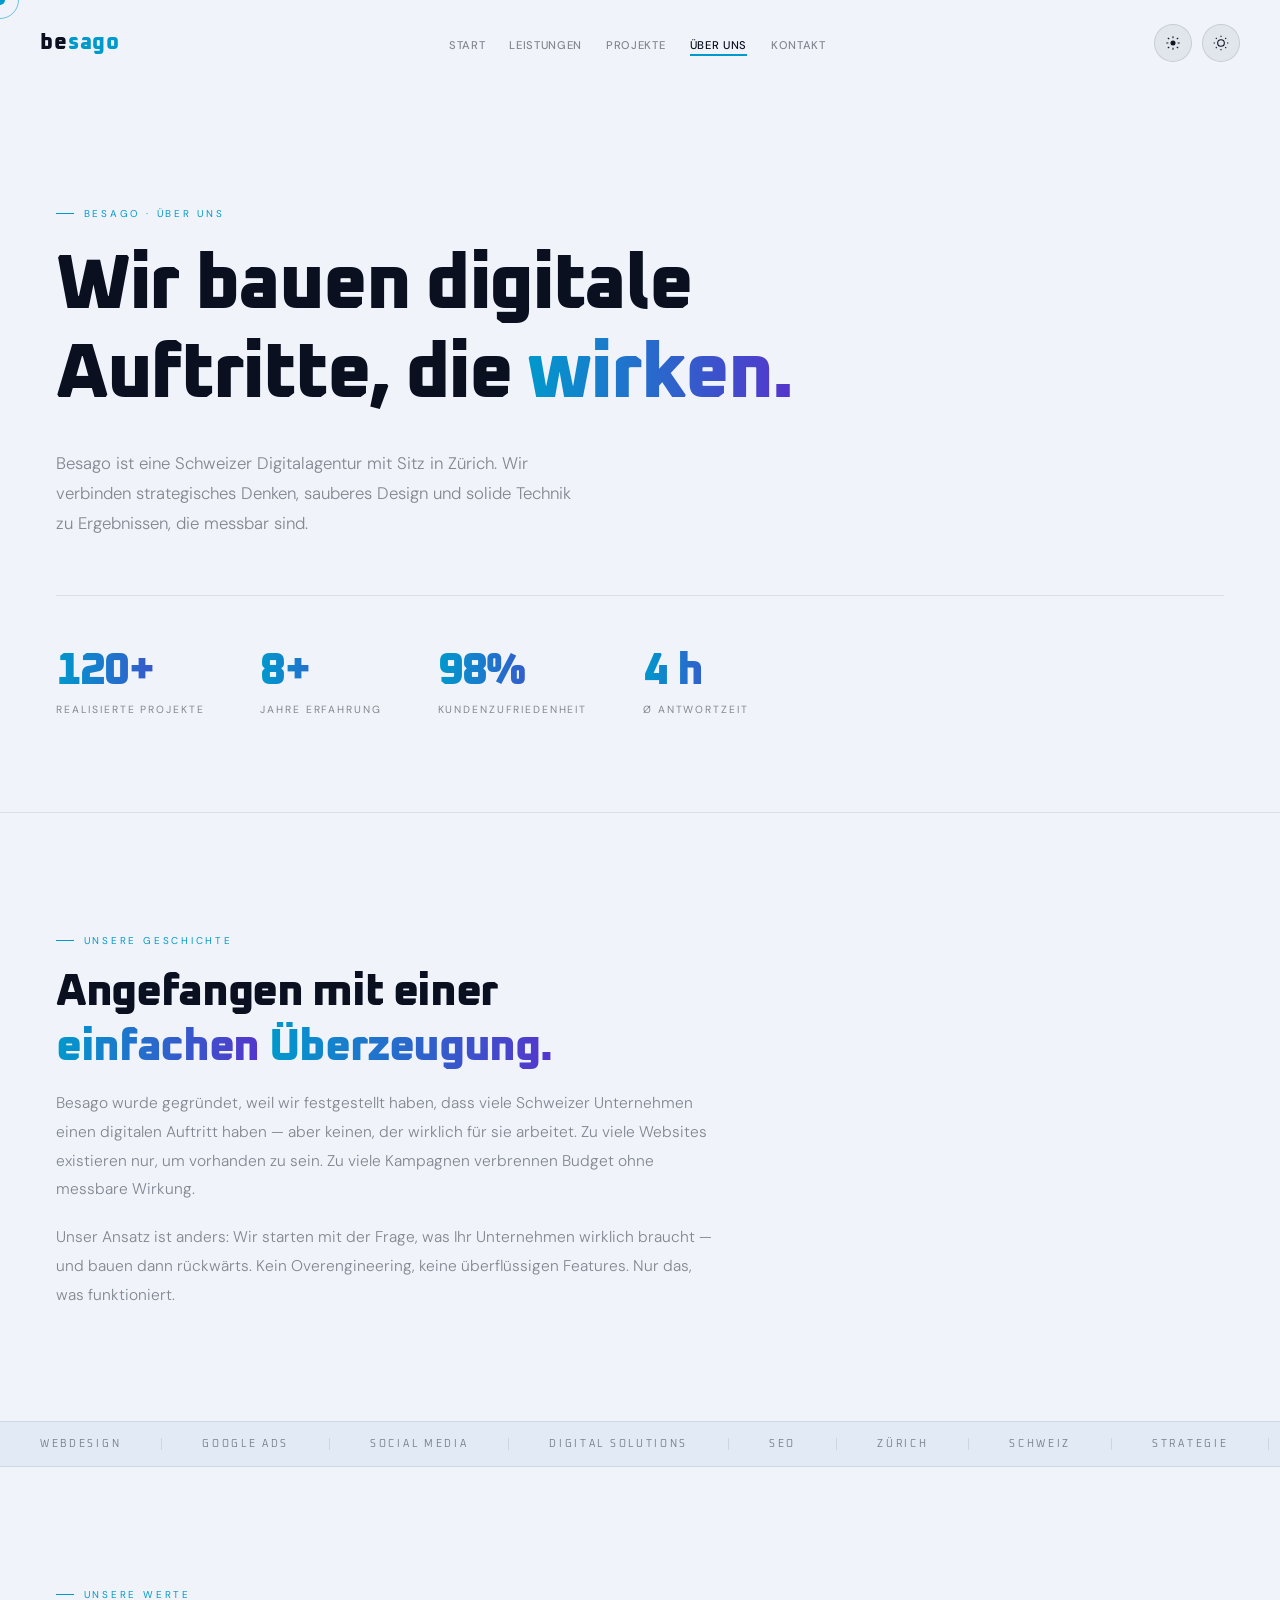
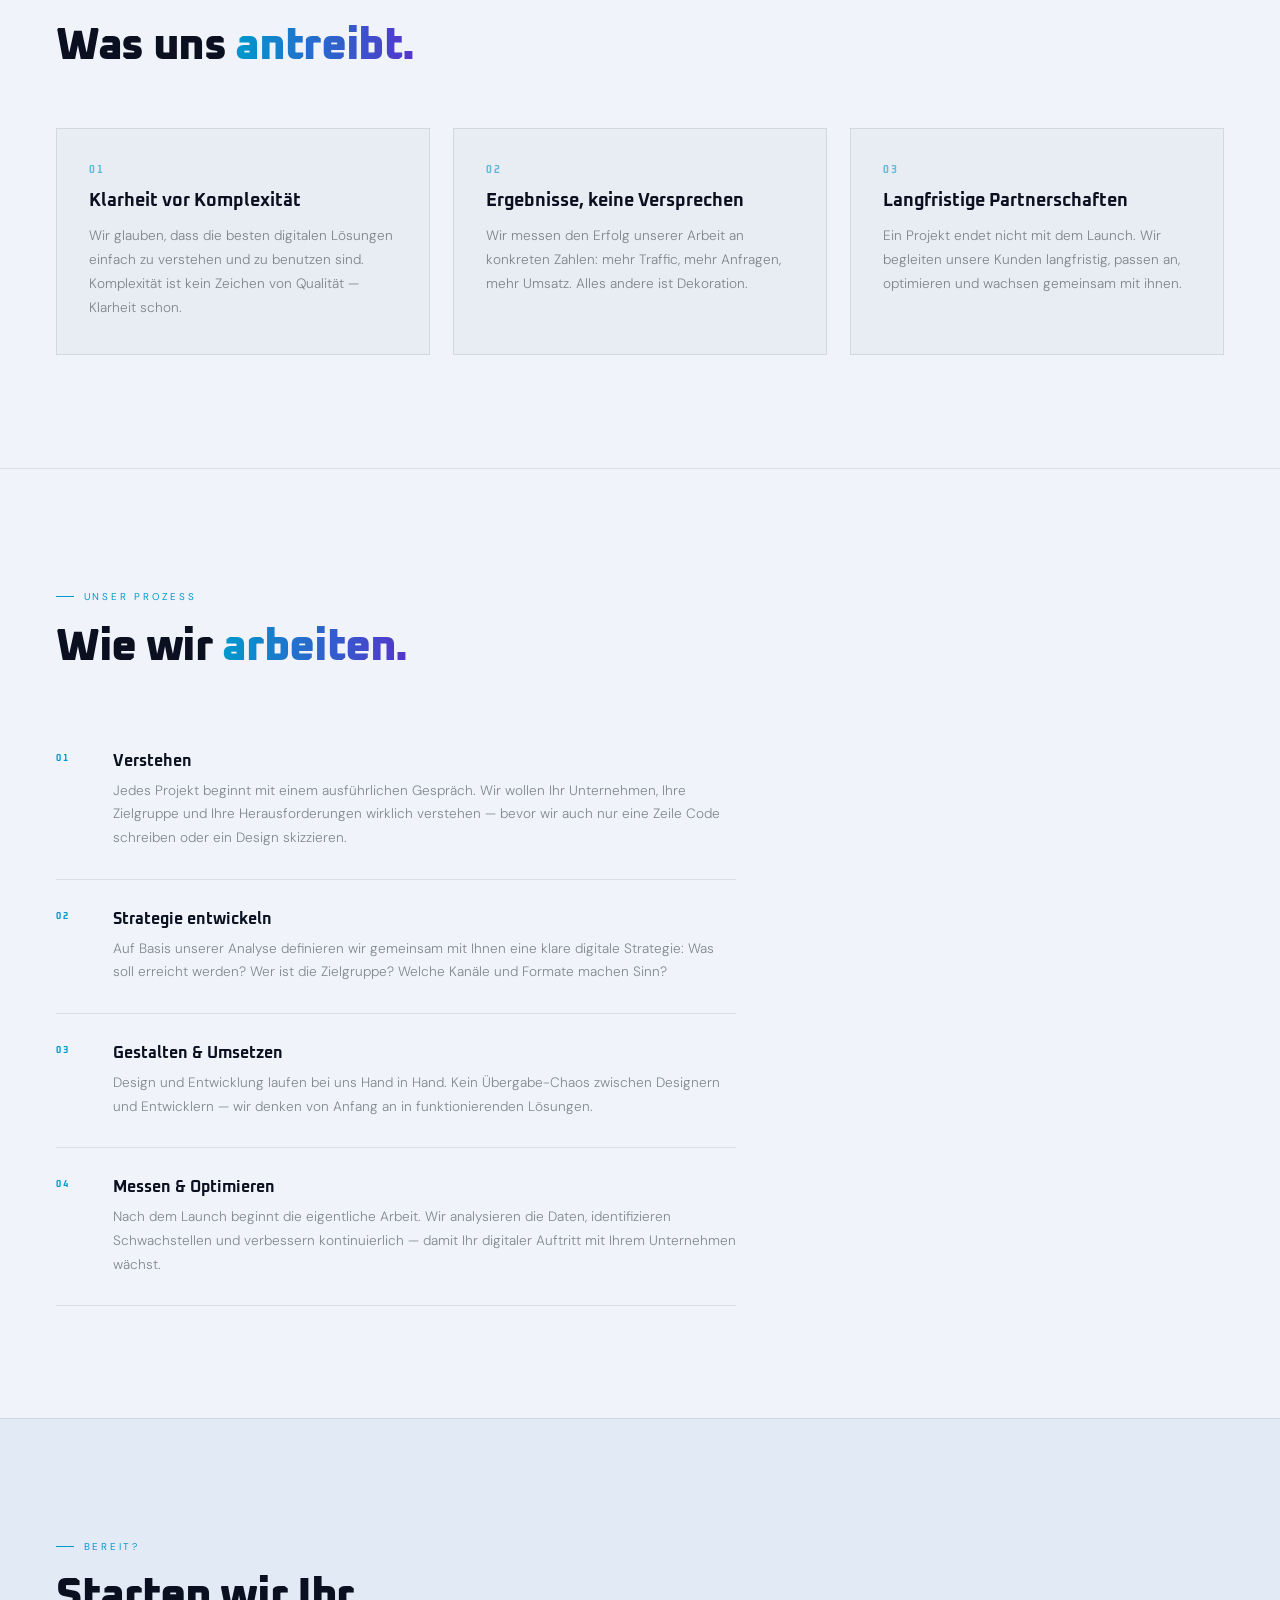
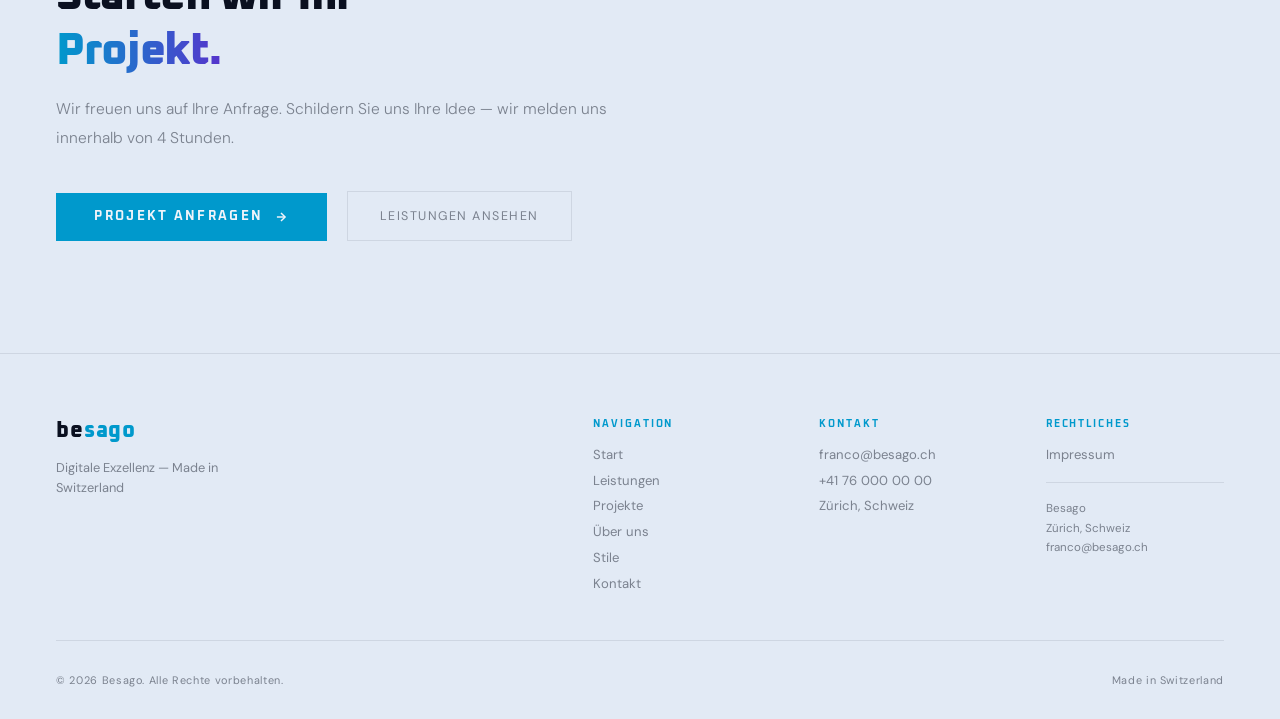
<file: Pages/about.html>
<!DOCTYPE html>
<html lang="de" data-theme="light" data-st="cyber">
<head>
<meta charset="UTF-8">
<meta name="viewport" content="width=device-width, initial-scale=1.0">
<title>Über uns – Besago</title>
<meta name="description" content="Besago ist eine Schweizer Digitalagentur aus Zürich. Wir verbinden Strategie, Design und Technik zu digitalen Auftritten, die wachsen.">
<meta property="og:title" content="Über uns – Besago">
<meta property="og:description" content="Wer steckt hinter Besago? Lernen Sie das Team kennen, das Ihre digitale Präsenz gestaltet.">
<meta property="og:type" content="website">
<meta name="robots" content="index, follow">
<link rel="preconnect" href="https://fonts.googleapis.com">
<link rel="preconnect" href="https://fonts.gstatic.com" crossorigin>
<link href="https://fonts.googleapis.com/css2?family=Oxanium:wght@400;600;700;800&family=DM+Sans:wght@300;400&display=swap" rel="stylesheet">
<script>(function(){var st=localStorage.getItem('bsg-style'),th=localStorage.getItem('bsg-theme');if(st)document.documentElement.dataset.st=st;if(th)document.documentElement.dataset.theme=th;var f={neon:'Space+Mono:wght@400;700',ocean:'Playfair+Display:ital,wght@0,700;1,400',ember:'Bebas+Neue',sage:'Lora:ital,wght@0,400;0,600;1,400'};if(st&&f[st]){var l=document.createElement('link');l.rel='stylesheet';l.href='https://fonts.googleapis.com/css2?family='+f[st]+'&display=swap';document.head.appendChild(l);}})();</script>
<style>
:root{--bg:#07090e;--bg2:#0c0f18;--text:#e8eaf0;--muted:rgba(232,234,240,.42);--border:rgba(232,234,240,.07);--card-bg:rgba(232,234,240,.025);--card-bg2:rgba(232,234,240,.05);--accent:#00e5ff;--accent2:#7b61ff;--shadow:rgba(0,229,255,.35);--tog-bg:rgba(232,234,240,.06);--tog-bd:rgba(232,234,240,.1);--hf:'Oxanium',sans-serif;--bf:'DM Sans',sans-serif;}
html[data-theme="light"]{--bg:#f0f4fa;--bg2:#e2eaf5;--text:#0a1020;--muted:rgba(10,16,32,.48);--border:rgba(10,16,32,.09);--card-bg:rgba(10,16,32,.03);--card-bg2:rgba(10,16,32,.055);--accent:#0099cc;--accent2:#5535cc;--shadow:rgba(0,153,204,.3);--tog-bg:rgba(10,16,32,.06);--tog-bd:rgba(10,16,32,.12);}
html[data-st="neon"]{--bg:#06000a;--bg2:#0e0018;--text:#f5e8ff;--muted:rgba(245,232,255,.42);--border:rgba(245,232,255,.07);--card-bg:rgba(245,232,255,.025);--card-bg2:rgba(245,232,255,.05);--accent:#ff2d78;--accent2:#ffe600;--shadow:rgba(255,45,120,.45);--tog-bg:rgba(255,45,120,.1);--tog-bd:rgba(255,45,120,.22);--hf:'Space Mono',monospace;}
html[data-st="neon"][data-theme="light"]{--bg:#fff0f8;--bg2:#ffddf0;--text:#1a0028;--muted:rgba(26,0,40,.5);--border:rgba(26,0,40,.09);--card-bg:rgba(26,0,40,.03);--card-bg2:rgba(26,0,40,.065);--accent:#cc0055;--accent2:#8800cc;--shadow:rgba(204,0,85,.32);--tog-bg:rgba(204,0,85,.08);--tog-bd:rgba(204,0,85,.2);}
html[data-st="ocean"]{--bg:#020e1c;--bg2:#04182c;--text:#cce8f4;--muted:rgba(204,232,244,.42);--border:rgba(204,232,244,.07);--card-bg:rgba(204,232,244,.025);--card-bg2:rgba(204,232,244,.05);--accent:#00d4c0;--accent2:#4da8ff;--shadow:rgba(0,212,192,.38);--tog-bg:rgba(0,212,192,.09);--tog-bd:rgba(0,212,192,.22);--hf:'Playfair Display',serif;}
html[data-st="ocean"][data-theme="light"]{--bg:#eaf8f8;--bg2:#ceeef2;--text:#011820;--muted:rgba(1,24,32,.48);--border:rgba(1,24,32,.09);--card-bg:rgba(1,24,32,.03);--card-bg2:rgba(1,24,32,.065);--accent:#00857a;--accent2:#1a65b8;--shadow:rgba(0,133,122,.3);--tog-bg:rgba(0,133,122,.08);--tog-bd:rgba(0,133,122,.22);}
html[data-st="ember"]{--bg:#0c0200;--bg2:#1c0500;--text:#f8e0c5;--muted:rgba(248,224,197,.42);--border:rgba(248,224,197,.07);--card-bg:rgba(248,224,197,.025);--card-bg2:rgba(248,224,197,.05);--accent:#ff7422;--accent2:#ff2d2d;--shadow:rgba(255,116,34,.42);--tog-bg:rgba(255,116,34,.1);--tog-bd:rgba(255,116,34,.22);--hf:'Bebas Neue',sans-serif;}
html[data-st="ember"][data-theme="light"]{--bg:#fff6ee;--bg2:#ffe8d2;--text:#1e0500;--muted:rgba(30,5,0,.48);--border:rgba(30,5,0,.09);--card-bg:rgba(30,5,0,.03);--card-bg2:rgba(30,5,0,.065);--accent:#c84400;--accent2:#aa0000;--shadow:rgba(200,68,0,.32);--tog-bg:rgba(200,68,0,.08);--tog-bd:rgba(200,68,0,.22);}
html[data-st="sage"]{--bg:#060a05;--bg2:#0c140a;--text:#dceeda;--muted:rgba(220,238,218,.42);--border:rgba(220,238,218,.07);--card-bg:rgba(220,238,218,.025);--card-bg2:rgba(220,238,218,.05);--accent:#52c855;--accent2:#a8c840;--shadow:rgba(82,200,85,.38);--tog-bg:rgba(82,200,85,.1);--tog-bd:rgba(82,200,85,.22);--hf:'Lora',serif;}
html[data-st="sage"][data-theme="light"]{--bg:#f2f6ee;--bg2:#e2edd8;--text:#182010;--muted:rgba(24,32,16,.5);--border:rgba(24,32,16,.09);--card-bg:rgba(24,32,16,.03);--card-bg2:rgba(24,32,16,.065);--accent:#2d7a25;--accent2:#6a7c20;--shadow:rgba(45,122,37,.3);--tog-bg:rgba(45,122,37,.08);--tog-bd:rgba(45,122,37,.22);}

*,*::before,*::after{margin:0;padding:0;box-sizing:border-box;}
*:focus-visible{outline:2px solid var(--accent);outline-offset:3px;}
html{scroll-behavior:smooth;}
body{background:var(--bg);color:var(--text);font-family:var(--bf);overflow-x:hidden;cursor:none;transition:background .5s,color .5s;}

#cursor{position:fixed;width:10px;height:10px;background:var(--accent);border-radius:50%;pointer-events:none;z-index:9999;transform:translate(-50%,-50%);mix-blend-mode:normal;transition:background .4s,transform .15s;}
#cursor.hov{transform:translate(-50%,-50%) scale(1.7);}
#cursor-ring{position:fixed;width:38px;height:38px;border:1.5px solid color-mix(in srgb,var(--accent) 55%,transparent);border-radius:50%;pointer-events:none;z-index:9998;transform:translate(-50%,-50%);transition:width .2s,height .2s,border-color .2s;}

/* NAV */
#mainNav{position:fixed;top:0;left:0;right:0;z-index:300;display:flex;align-items:center;justify-content:space-between;padding:1.5rem 2.5rem;transition:background .4s,border-color .4s;border-bottom:1px solid transparent;}
#mainNav.scrolled{background:rgba(240,242,247,.96);backdrop-filter:blur(22px);border-color:var(--border);}
html[data-theme="dark"] #mainNav.scrolled{background:color-mix(in srgb,var(--bg) 92%,transparent);}
.logo{font-family:var(--hf);font-weight:800;font-size:1.35rem;letter-spacing:.04em;color:var(--text);text-decoration:none;transition:color .5s,font-family .5s;cursor:none;}
.logo span{color:var(--accent);}
.nav-links{display:flex;align-items:center;gap:1.5rem;list-style:none;}
.nav-links a{font-weight:500;font-size:.7rem;letter-spacing:.06em;text-transform:uppercase;color:var(--muted);text-decoration:none;cursor:none;transition:color .2s;position:relative;}
.nav-links a::after{content:'';position:absolute;bottom:-4px;left:0;right:0;height:1.5px;background:var(--accent);transform:scaleX(0);transform-origin:left;transition:transform .3s cubic-bezier(.22,1,.36,1);}
.nav-links a:hover,.nav-links a.on{color:var(--text);}
.nav-links a:hover::after,.nav-links a.on::after{transform:scaleX(1);}
.nav-btns{display:flex;align-items:center;gap:.6rem;}
.icon-btn{background:var(--tog-bg);border:1px solid var(--tog-bd);color:var(--text);width:38px;height:38px;border-radius:50%;display:flex;align-items:center;justify-content:center;cursor:none;flex-shrink:0;transition:background .2s,transform .25s;}
.icon-btn:hover{background:var(--card-bg2);transform:rotate(22deg);}
.icon-btn svg{width:16px;height:16px;stroke:currentColor;stroke-width:1.6;fill:none;}
html[data-theme="dark"] .icon-sun{display:none;}
html[data-theme="light"] .icon-moon{display:none;}
.ham-btn{display:none;flex-direction:column;justify-content:center;gap:5px;width:38px;height:38px;background:var(--tog-bg);border:1px solid var(--tog-bd);border-radius:50%;cursor:pointer;padding:9px 10px;flex-shrink:0;transition:background .2s;}
.ham-btn span{display:block;height:1.5px;background:var(--text);border-radius:2px;transition:transform .35s cubic-bezier(.22,1,.36,1),opacity .2s,width .2s;}
.ham-btn span:last-child{width:65%;}
.ham-btn.open span:first-child{transform:translateY(6.5px) rotate(45deg);}
.ham-btn.open span:nth-child(2){opacity:0;transform:scaleX(0);}
.ham-btn.open span:last-child{width:100%;transform:translateY(-6.5px) rotate(-45deg);}
.mob-nav{position:fixed;inset:0;z-index:290;display:flex;flex-direction:column;pointer-events:none;}
.mob-nav-overlay{position:absolute;inset:0;background:rgba(0,0,0,.55);opacity:0;transition:opacity .4s;}
.mob-nav-drawer{position:absolute;top:0;right:0;bottom:0;width:min(300px,85vw);background:var(--bg2);border-left:1px solid var(--border);display:flex;flex-direction:column;padding:5rem 2rem 2rem;gap:.4rem;transform:translateX(100%);transition:transform .4s cubic-bezier(.22,1,.36,1);}
.mob-nav.open{pointer-events:all;}
.mob-nav.open .mob-nav-overlay{opacity:1;}
.mob-nav.open .mob-nav-drawer{transform:translateX(0);}
.mob-nav-links{list-style:none;display:flex;flex-direction:column;gap:.3rem;flex:1;}
.mob-nav-links li a{display:flex;align-items:center;gap:.8rem;font-weight:500;font-size:.9rem;letter-spacing:.1em;text-transform:uppercase;color:var(--muted);text-decoration:none;padding:.75rem 1rem;border:1px solid transparent;transition:color .2s,border-color .2s,background .2s;position:relative;}
.mob-nav-links li a:hover,.mob-nav-links li a.on{color:var(--text);background:var(--card-bg2);border-color:var(--border);}
.mob-nav-divider{height:1px;background:var(--border);margin:.8rem 0;}
.mob-nav-btns{display:flex;gap:.6rem;align-items:center;}
.mob-nav-btns .mob-theme-btn,.mob-nav-btns .mob-cycle-btn{background:var(--card-bg);border:1px solid var(--border);color:var(--text);flex:1;height:40px;border-radius:4px;display:flex;align-items:center;justify-content:center;gap:.5rem;cursor:pointer;font-size:.65rem;letter-spacing:.1em;text-transform:uppercase;transition:background .2s,border-color .2s;}
.mob-nav-btns svg{width:14px;height:14px;stroke:currentColor;stroke-width:1.6;fill:none;flex-shrink:0;}
html[data-theme="dark"] .mob-icon-sun{display:none;}
html[data-theme="light"] .mob-icon-moon{display:none;}
@media(max-width:1100px){.nav-links{display:none;}.ham-btn{display:flex;}}

/* PAGE */
.page-wrap{padding-top:70px;}

/* SCROLL PROGRESS BAR */
#scroll-bar{position:fixed;top:0;left:0;height:2px;background:linear-gradient(90deg,var(--accent),var(--accent2));z-index:10000;width:0%;pointer-events:none;transition:background .5s;}

/* HERO */
.ab-hero{padding:8rem 3.5rem 6rem;border-bottom:1px solid var(--border);overflow:hidden;}
.ab-eye{font-size:.62rem;letter-spacing:.28em;text-transform:uppercase;color:var(--accent);display:inline-flex;align-items:center;gap:.6rem;margin-bottom:1.4rem;transition:color .5s;}
.ab-eye::before{content:'';width:18px;height:1px;background:var(--accent);}
.ab-title{font-family:var(--hf);font-weight:800;font-size:clamp(3rem,6vw,5.5rem);line-height:1.0;letter-spacing:-.03em;color:var(--text);max-width:760px;margin-bottom:1.8rem;transition:color .5s,font-family .5s;}
.ab-title em{font-style:normal;background:linear-gradient(90deg,var(--accent),var(--accent2));-webkit-background-clip:text;-webkit-text-fill-color:transparent;background-clip:text;}
.ab-sub{font-size:1.05rem;font-weight:300;color:var(--muted);max-width:520px;line-height:1.8;transition:color .5s;}
.ab-stats{display:flex;gap:3.5rem;margin-top:3.5rem;padding-top:3rem;border-top:1px solid var(--border);}
.ab-stat-val{font-family:var(--hf);font-weight:800;font-size:2.8rem;letter-spacing:-.04em;background:linear-gradient(90deg,var(--accent),var(--accent2));-webkit-background-clip:text;-webkit-text-fill-color:transparent;background-clip:text;transition:font-family .5s;}
.ab-stat-lbl{font-size:.65rem;letter-spacing:.18em;text-transform:uppercase;color:var(--muted);margin-top:.3rem;}

/* MASKED WORD REVEAL */
.word-mask{display:inline-block;overflow:hidden;vertical-align:bottom;line-height:1.15;}
.word-inner{display:inline-block;transform:translateY(105%);transition:transform .75s cubic-bezier(.22,1,.36,1);}
.word-mask.vis .word-inner{transform:translateY(0);}

[data-r]{opacity:0;transform:translateY(22px);transition:opacity .7s ease,transform .7s ease;}
[data-r].vis{opacity:1;transform:translateY(0);}
[data-r][data-d="1"]{transition-delay:.1s;}
[data-r][data-d="2"]{transition-delay:.2s;}
[data-r][data-d="3"]{transition-delay:.3s;}
[data-r][data-d="4"]{transition-delay:.4s;}

/* MARQUEE STRIP */
.marquee-strip{overflow:hidden;padding:1rem 0;border-top:1px solid var(--border);border-bottom:1px solid var(--border);background:var(--bg2);transition:background .5s;}
.marquee-track{display:flex;gap:0;width:max-content;animation:marquee 28s linear infinite;}
.marquee-track:hover{animation-play-state:paused;}
@keyframes marquee{from{transform:translateX(0);}to{transform:translateX(-50%);}}
.marquee-item{font-family:var(--hf);font-size:.6rem;letter-spacing:.28em;text-transform:uppercase;color:var(--muted);white-space:nowrap;padding:0 2.5rem;border-right:1px solid var(--border);transition:color .5s;}

/* SECTION CHROME */
.sec-wrap{background:var(--bg);transition:background .5s;}
.sec-wrap+.sec-wrap{border-top:1px solid var(--border);}
.sec{padding:7rem 3.5rem;}
.sec-eye{font-size:.62rem;letter-spacing:.28em;text-transform:uppercase;color:var(--accent);display:inline-flex;align-items:center;gap:.6rem;margin-bottom:1rem;transition:color .5s;}
.sec-eye::before{content:'';width:18px;height:1px;background:var(--accent);}
.sec-title{font-family:var(--hf);font-weight:800;font-size:clamp(2rem,3.5vw,3rem);letter-spacing:-.03em;color:var(--text);margin-bottom:1rem;transition:color .5s,font-family .5s;}
.sec-title em{font-style:normal;background:linear-gradient(90deg,var(--accent),var(--accent2));-webkit-background-clip:text;-webkit-text-fill-color:transparent;background-clip:text;}
.sec-body{font-size:.97rem;font-weight:300;color:var(--muted);line-height:1.85;max-width:660px;transition:color .5s;}

/* VALUES */
.values-grid{display:grid;grid-template-columns:repeat(3,1fr);gap:1.4rem;margin-top:3.5rem;perspective:1000px;}
.val-card{padding:2.2rem 2rem;border:1px solid var(--border);background:var(--card-bg);position:relative;overflow:hidden;
  transform:perspective(800px) rotateX(14deg) translateY(36px);opacity:0;
  transition:transform .75s cubic-bezier(.22,1,.36,1),opacity .55s,border-color .3s,background .3s;}
.val-card.vis{transform:perspective(800px) rotateX(0deg) translateY(0);opacity:1;}
.val-card:nth-child(2){transition-delay:.12s;}
.val-card:nth-child(3){transition-delay:.24s;}
.val-card::before{content:'';position:absolute;top:0;left:0;right:0;height:2px;background:linear-gradient(90deg,var(--accent),var(--accent2));transform:scaleX(0);transition:transform .4s cubic-bezier(.22,1,.36,1);}
.val-card:hover::before{transform:scaleX(1);}
.val-num{font-family:var(--hf);font-size:.6rem;font-weight:700;letter-spacing:.2em;color:var(--accent);opacity:.6;margin-bottom:.8rem;}
.val-title{font-family:var(--hf);font-weight:700;font-size:1.15rem;color:var(--text);margin-bottom:.7rem;transition:color .5s,font-family .5s;}
.val-body{font-size:.85rem;color:var(--muted);line-height:1.75;font-weight:300;}

/* APPROACH */
.approach-list{display:flex;flex-direction:column;gap:0;margin-top:3rem;max-width:680px;position:relative;}
.approach-line{position:absolute;left:9px;top:0;width:1px;background:linear-gradient(to bottom,var(--accent),var(--accent2));height:0;transition:height .05s linear;pointer-events:none;}
.ap-item{display:flex;gap:1.8rem;padding:1.8rem 0;border-bottom:1px solid var(--border);opacity:0;transform:translateX(-28px);transition:opacity .6s,transform .6s cubic-bezier(.22,1,.36,1);}
.ap-item.vis{opacity:1;transform:translateX(0);}
.ap-item:nth-child(2){transition-delay:.1s;}
.ap-item:nth-child(3){transition-delay:.2s;}
.ap-item:nth-child(4){transition-delay:.3s;}
.ap-item:first-child{border-top:1px solid var(--border);}
.ap-num{font-family:var(--hf);font-size:.58rem;font-weight:700;letter-spacing:.2em;color:var(--accent);width:28px;flex-shrink:0;padding-top:.15rem;}
.ap-content{}
.ap-title{font-family:var(--hf);font-weight:700;font-size:1rem;color:var(--text);margin-bottom:.5rem;transition:color .5s,font-family .5s;}
.ap-body{font-size:.85rem;color:var(--muted);line-height:1.75;font-weight:300;}

/* CTA */
.ab-cta{padding:7rem 3.5rem;background:var(--bg2);border-top:1px solid var(--border);transition:background .5s,border-color .5s;}
.ab-cta-inner{max-width:620px;}
.cta-btn{display:inline-flex;align-items:center;gap:.7rem;font-family:var(--hf);font-size:.8rem;font-weight:700;letter-spacing:.18em;text-transform:uppercase;color:var(--bg);background:var(--accent);border:none;padding:1rem 2.4rem;cursor:none;text-decoration:none;position:relative;overflow:hidden;transition:background .5s,color .5s;}
.cta-btn:hover{}
.cta-btn::after{content:'';position:absolute;inset:0;background:linear-gradient(90deg,transparent,rgba(255,255,255,.22),transparent);transform:translateX(-100%);transition:transform .5s;}
.cta-btn:hover::after{transform:translateX(100%);}
.cta-btn svg{width:14px;height:14px;stroke:currentColor;stroke-width:2.5;fill:none;}
.cta-ghost{display:inline-flex;align-items:center;gap:.6rem;font-size:.78rem;letter-spacing:.12em;text-transform:uppercase;color:var(--muted);border:1px solid var(--border);padding:1rem 2rem;cursor:none;text-decoration:none;margin-left:1rem;transition:color .2s,border-color .2s;}
.cta-ghost:hover{color:var(--text);border-color:color-mix(in srgb,var(--text) 30%,transparent);}

/* FOOTER */
.site-footer{background:var(--bg2);border-top:1px solid var(--border);padding:4rem 3.5rem 2rem;transition:background .5s,border-color .5s;}
.ft-inner{display:flex;gap:4rem;margin-bottom:3rem;}
.ft-brand{flex:1.5;}
.ft-brand .logo{display:inline-block;margin-bottom:.8rem;}
.ft-tagline{font-size:.8rem;color:var(--muted);line-height:1.6;max-width:220px;}
.ft-cols{display:flex;gap:3rem;flex:2;}
.ft-col{flex:1;}
.ft-col-title{font-family:var(--hf);font-size:.6rem;font-weight:700;letter-spacing:.2em;text-transform:uppercase;color:var(--accent);margin-bottom:1rem;transition:color .5s,font-family .5s;}
.ft-col ul{list-style:none;display:flex;flex-direction:column;gap:.55rem;}
.ft-col ul li a{font-size:.82rem;color:var(--muted);text-decoration:none;cursor:none;transition:color .2s;}
.ft-col ul li a:hover{color:var(--text);}
.ft-col ul li{font-size:.82rem;color:var(--muted);}
.ft-impressum{margin-top:1.2rem;font-size:.72rem;color:var(--muted);line-height:1.7;padding-top:1rem;border-top:1px solid var(--border);}
.ft-bottom{padding-top:2rem;border-top:1px solid var(--border);display:flex;align-items:center;justify-content:space-between;font-size:.68rem;color:var(--muted);letter-spacing:.06em;}
@media(max-width:900px){.ft-inner{flex-direction:column;gap:2rem;}.ft-cols{flex-wrap:wrap;gap:1.5rem;}.ft-bottom{flex-direction:column;gap:.5rem;text-align:center;}}
@media(max-width:600px){.ab-hero{padding:5rem 1.4rem 3.5rem;}.sec{padding:4.5rem 1.4rem;}.values-grid{grid-template-columns:1fr;}.ab-stats{flex-wrap:wrap;gap:2rem;}.ab-cta{padding:4.5rem 1.4rem;}}
</style>
</head>
<body>
<div id="scroll-bar"></div>
<div id="cursor"></div>
<div id="cursor-ring"></div>

<nav id="mainNav">
  <a href="home.html" class="logo">be<span>sago</span></a>
    <ul class="nav-links">
    <li><a href="home.html">Start</a></li>
    <li><a href="service.html">Leistungen</a></li>
    <li><a href="project.html">Projekte</a></li>
    <li><a href="about.html" class="on">Über uns</a></li>
    <li><a href="contact.html">Kontakt</a></li>
  </ul>
  <div class="nav-btns">
    <button class="icon-btn" id="navCycleBtn" title="Style wechseln">
      <svg viewBox="0 0 24 24"><circle cx="12" cy="12" r="3" fill="currentColor"/><path d="M12 2v3M12 19v3M4.22 4.22l2.12 2.12M17.66 17.66l2.12 2.12M2 12h3M19 12h3M4.22 19.78l2.12-2.12M17.66 6.34l2.12-2.12"/></svg>
    </button>
    <button class="icon-btn" id="themeBtn" aria-label="Theme wechseln">
      <svg class="icon-moon" viewBox="0 0 24 24"><path d="M21 12.79A9 9 0 1 1 11.21 3 7 7 0 0 0 21 12.79z" fill="currentColor" opacity=".15"/><path d="M21 12.79A9 9 0 1 1 11.21 3 7 7 0 0 0 21 12.79z"/></svg>
      <svg class="icon-sun" viewBox="0 0 24 24"><circle cx="12" cy="12" r="5"/><line x1="12" y1="1" x2="12" y2="3"/><line x1="12" y1="21" x2="12" y2="23"/><line x1="4.22" y1="4.22" x2="5.64" y2="5.64"/><line x1="18.36" y1="18.36" x2="19.78" y2="19.78"/><line x1="1" y1="12" x2="3" y2="12"/><line x1="21" y1="12" x2="23" y2="12"/><line x1="4.22" y1="19.78" x2="5.64" y2="18.36"/><line x1="18.36" y1="5.64" x2="19.78" y2="4.22"/></svg>
    </button>
  </div>
  <button class="ham-btn" id="hamBtn" aria-label="Menü öffnen">
    <span></span><span></span><span></span>
  </button>
</nav>

<div class="mob-nav" id="mobNav">
  <div class="mob-nav-overlay"></div>
  <div class="mob-nav-drawer">
        <ul class="mob-nav-links">
      <li><a href="home.html">Start</a></li>
      <li><a href="service.html">Leistungen</a></li>
      <li><a href="project.html">Projekte</a></li>
      <li><a href="about.html" class="on">Über uns</a></li>
      <li><a href="contact.html">Kontakt</a></li>
    </ul>
    <div class="mob-nav-divider"></div>
    <div class="mob-nav-btns">
      <button class="mob-cycle-btn" id="mobCycleBtn">
        <svg viewBox="0 0 24 24"><circle cx="12" cy="12" r="3" fill="currentColor"/><path d="M12 2v3M12 19v3M4.22 4.22l2.12 2.12M17.66 17.66l2.12 2.12M2 12h3M19 12h3M4.22 19.78l2.12-2.12M17.66 6.34l2.12-2.12"/></svg>
        Style
      </button>
      <button class="mob-theme-btn" id="mobThemeBtn">
        <svg class="mob-icon-moon" viewBox="0 0 24 24"><path d="M21 12.79A9 9 0 1 1 11.21 3 7 7 0 0 0 21 12.79z"/></svg>
        <svg class="mob-icon-sun" viewBox="0 0 24 24"><circle cx="12" cy="12" r="5"/><line x1="12" y1="1" x2="12" y2="3"/><line x1="12" y1="21" x2="12" y2="23"/></svg>
        Modus
      </button>
    </div>
  </div>
</div>

<div class="page-wrap">

<!-- HERO -->
<section class="ab-hero">
  <p class="ab-eye" data-r>Besago · Über uns</p>
  <h1 class="ab-title" data-split>Wir bauen digitale<br>Auftritte, die <em>wirken.</em></h1>
  <p class="ab-sub" data-r data-d="2">Besago ist eine Schweizer Digitalagentur mit Sitz in Zürich. Wir verbinden strategisches Denken, sauberes Design und solide Technik zu Ergebnissen, die messbar sind.</p>
  <div class="ab-stats" data-r data-d="3">
    <div>
      <div class="ab-stat-val">120+</div>
      <div class="ab-stat-lbl">Realisierte Projekte</div>
    </div>
    <div>
      <div class="ab-stat-val">8+</div>
      <div class="ab-stat-lbl">Jahre Erfahrung</div>
    </div>
    <div>
      <div class="ab-stat-val">98%</div>
      <div class="ab-stat-lbl">Kundenzufriedenheit</div>
    </div>
    <div>
      <div class="ab-stat-val">4 h</div>
      <div class="ab-stat-lbl">Ø Antwortzeit</div>
    </div>
  </div>
</section>

<!-- STORY -->
<div class="sec-wrap">
<section class="sec">
  <p class="sec-eye" data-r>Unsere Geschichte</p>
  <h2 class="sec-title" data-split>Angefangen mit einer<br><em>einfachen Überzeugung.</em></h2>
  <p class="sec-body" data-r data-d="2">Besago wurde gegründet, weil wir festgestellt haben, dass viele Schweizer Unternehmen einen digitalen Auftritt haben — aber keinen, der wirklich für sie arbeitet. Zu viele Websites existieren nur, um vorhanden zu sein. Zu viele Kampagnen verbrennen Budget ohne messbare Wirkung.</p>
  <p class="sec-body" data-r data-d="3" style="margin-top:1.2rem;">Unser Ansatz ist anders: Wir starten mit der Frage, was Ihr Unternehmen wirklich braucht — und bauen dann rückwärts. Kein Overengineering, keine überflüssigen Features. Nur das, was funktioniert.</p>
</section>
</div>

<!-- MARQUEE -->
<div class="marquee-strip">
  <div class="marquee-track">
    <span class="marquee-item">Webdesign</span><span class="marquee-item">Google Ads</span><span class="marquee-item">Social Media</span><span class="marquee-item">Digital Solutions</span><span class="marquee-item">SEO</span><span class="marquee-item">Zürich</span><span class="marquee-item">Schweiz</span><span class="marquee-item">Strategie</span><span class="marquee-item">Design</span><span class="marquee-item">Technik</span><span class="marquee-item">Webdesign</span><span class="marquee-item">Google Ads</span><span class="marquee-item">Social Media</span><span class="marquee-item">Digital Solutions</span><span class="marquee-item">SEO</span><span class="marquee-item">Zürich</span><span class="marquee-item">Schweiz</span><span class="marquee-item">Strategie</span><span class="marquee-item">Design</span><span class="marquee-item">Technik</span>
  </div>
</div>

<!-- VALUES -->
<div class="sec-wrap">
<section class="sec">
  <p class="sec-eye" data-r>Unsere Werte</p>
  <h2 class="sec-title" data-split>Was uns <em>antreibt.</em></h2>
  <div class="values-grid">
    <div class="val-card" data-r data-d="1">
      <div class="val-num">01</div>
      <div class="val-title">Klarheit vor Komplexität</div>
      <p class="val-body">Wir glauben, dass die besten digitalen Lösungen einfach zu verstehen und zu benutzen sind. Komplexität ist kein Zeichen von Qualität — Klarheit schon.</p>
    </div>
    <div class="val-card" data-r data-d="2">
      <div class="val-num">02</div>
      <div class="val-title">Ergebnisse, keine Versprechen</div>
      <p class="val-body">Wir messen den Erfolg unserer Arbeit an konkreten Zahlen: mehr Traffic, mehr Anfragen, mehr Umsatz. Alles andere ist Dekoration.</p>
    </div>
    <div class="val-card" data-r data-d="3">
      <div class="val-num">03</div>
      <div class="val-title">Langfristige Partnerschaften</div>
      <p class="val-body">Ein Projekt endet nicht mit dem Launch. Wir begleiten unsere Kunden langfristig, passen an, optimieren und wachsen gemeinsam mit ihnen.</p>
    </div>
  </div>
</section>
</div>

<!-- APPROACH -->
<div class="sec-wrap">
<section class="sec">
  <p class="sec-eye" data-r>Unser Prozess</p>
  <h2 class="sec-title" data-split>Wie wir <em>arbeiten.</em></h2>
  <div class="approach-list" id="approachList"><div class="approach-line" id="approachLine"></div>
    <div class="ap-item" data-r data-d="1">
      <div class="ap-num">01</div>
      <div class="ap-content">
        <div class="ap-title">Verstehen</div>
        <p class="ap-body">Jedes Projekt beginnt mit einem ausführlichen Gespräch. Wir wollen Ihr Unternehmen, Ihre Zielgruppe und Ihre Herausforderungen wirklich verstehen — bevor wir auch nur eine Zeile Code schreiben oder ein Design skizzieren.</p>
      </div>
    </div>
    <div class="ap-item" data-r data-d="2">
      <div class="ap-num">02</div>
      <div class="ap-content">
        <div class="ap-title">Strategie entwickeln</div>
        <p class="ap-body">Auf Basis unserer Analyse definieren wir gemeinsam mit Ihnen eine klare digitale Strategie: Was soll erreicht werden? Wer ist die Zielgruppe? Welche Kanäle und Formate machen Sinn?</p>
      </div>
    </div>
    <div class="ap-item" data-r data-d="3">
      <div class="ap-num">03</div>
      <div class="ap-content">
        <div class="ap-title">Gestalten &amp; Umsetzen</div>
        <p class="ap-body">Design und Entwicklung laufen bei uns Hand in Hand. Kein Übergabe-Chaos zwischen Designern und Entwicklern — wir denken von Anfang an in funktionierenden Lösungen.</p>
      </div>
    </div>
    <div class="ap-item" data-r data-d="4">
      <div class="ap-num">04</div>
      <div class="ap-content">
        <div class="ap-title">Messen &amp; Optimieren</div>
        <p class="ap-body">Nach dem Launch beginnt die eigentliche Arbeit. Wir analysieren die Daten, identifizieren Schwachstellen und verbessern kontinuierlich — damit Ihr digitaler Auftritt mit Ihrem Unternehmen wächst.</p>
      </div>
    </div>
  </div>
</section>
</div>

<!-- CTA -->
<div class="ab-cta">
  <div class="ab-cta-inner" data-r>
    <p class="sec-eye">Bereit?</p>
    <h2 class="sec-title">Starten wir Ihr<br><em>Projekt.</em></h2>
    <p class="sec-body" style="margin-bottom:2.4rem;">Wir freuen uns auf Ihre Anfrage. Schildern Sie uns Ihre Idee — wir melden uns innerhalb von 4 Stunden.</p>
    <div>
      <a href="contact.html" class="cta-btn">Projekt anfragen <svg viewBox="0 0 24 24"><line x1="5" y1="12" x2="19" y2="12"/><polyline points="12 5 19 12 12 19"/></svg></a>
      <a href="service.html" class="cta-ghost">Leistungen ansehen</a>
    </div>
  </div>
</div>

<!-- FOOTER -->
<footer class="site-footer">
  <div class="ft-inner">
    <div class="ft-brand">
      <a href="home.html" class="logo">be<span>sago</span></a>
      <p class="ft-tagline">Digitale Exzellenz — Made in Switzerland</p>
    </div>
    <div class="ft-cols">
      <div class="ft-col">
        <div class="ft-col-title">Navigation</div>
        <ul>
          <li><a href="home.html">Start</a></li>
          <li><a href="service.html">Leistungen</a></li>
          <li><a href="project.html">Projekte</a></li>
          <li><a href="about.html">Über uns</a></li>
          <li><a href="theme.html">Stile</a></li>
          <li><a href="contact.html">Kontakt</a></li>
        </ul>
      </div>
      <div class="ft-col">
        <div class="ft-col-title">Kontakt</div>
        <ul>
          <li>franco@besago.ch</li>
          <li>+41 76 000 00 00</li>
          <li>Zürich, Schweiz</li>
        </ul>
      </div>
      <div class="ft-col">
        <div class="ft-col-title">Rechtliches</div>
        <ul>
          <li><a href="impressum.html">Impressum</a></li>
        </ul>
        <div class="ft-impressum">Besago<br>Zürich, Schweiz<br>franco@besago.ch</div>
      </div>
    </div>
  </div>
  <div class="ft-bottom">
    <span>© 2026 Besago. Alle Rechte vorbehalten.</span>
    <span>Made in Switzerland</span>
  </div>
</footer>

</div><!-- /page-wrap -->

<script>
const html=document.documentElement;

/* NAV SCROLL */
window.addEventListener('scroll',()=>document.getElementById('mainNav').classList.toggle('scrolled',scrollY>20));

/* THEME SYSTEM */
var _FL={};function _loadFont(st){var f={neon:'Space+Mono:wght@400;700',ocean:'Playfair+Display:ital,wght@0,700;1,400',ember:'Bebas+Neue',sage:'Lora:ital,wght@0,400;0,600;1,400'};if(!f[st]||_FL[st])return;_FL[st]=1;var l=document.createElement('link');l.rel='stylesheet';l.href='https://fonts.googleapis.com/css2?family='+f[st]+'&display=swap';document.head.appendChild(l);}const styleThemes=[{id:'cyber'},{id:'neon'},{id:'ocean'},{id:'ember'},{id:'sage'}];
let stIdx=0;
document.getElementById('navCycleBtn').onclick=()=>{stIdx=(stIdx+1)%styleThemes.length;html.dataset.st=styleThemes[stIdx].id;localStorage.setItem('bsg-style',html.dataset.st);_loadFont(html.dataset.st);};
document.getElementById('themeBtn').onclick=()=>{html.dataset.theme=html.dataset.theme==='dark'?'light':'dark';localStorage.setItem('bsg-theme',html.dataset.theme);};

/* MOBILE NAV */
const ham=document.getElementById('hamBtn'),mob=document.getElementById('mobNav'),overlay=mob.querySelector('.mob-nav-overlay');
function toggle(open){mob.classList.toggle('open',open);ham.classList.toggle('open',open);document.body.style.overflow=open?'hidden':'';}
ham.addEventListener('click',()=>toggle(!mob.classList.contains('open')));
overlay.addEventListener('click',()=>toggle(false));
mob.querySelectorAll('.mob-nav-links a').forEach(a=>a.addEventListener('click',()=>toggle(false)));
document.getElementById('mobThemeBtn').addEventListener('click',function(){var t=html.dataset.theme==='dark'?'light':'dark';html.dataset.theme=t;localStorage.setItem('bsg-theme',t);});
document.getElementById('mobCycleBtn').addEventListener('click',function(){stIdx=(stIdx+1)%styleThemes.length;var st=styleThemes[stIdx].id;html.dataset.st=st;localStorage.setItem('bsg-style',st);_loadFont(st);});

/* SCROLL PROGRESS BAR */
const scrollBar = document.getElementById('scroll-bar');
window.addEventListener('scroll', () => {
  const pct = scrollY / (document.body.scrollHeight - innerHeight) * 100;
  scrollBar.style.width = Math.min(pct, 100) + '%';
}, {passive: true});

/* SPLIT TEXT — word-by-word masked reveal */
document.querySelectorAll('[data-split]').forEach(el => {
  /* Collect child nodes preserving <br> and <em> */
  const nodes = [...el.childNodes];
  el.innerHTML = '';
  nodes.forEach(node => {
    if (node.nodeType === Node.TEXT_NODE) {
      node.textContent.split(/(\s+)/).forEach(part => {
        if (!part.trim()) { el.appendChild(document.createTextNode(part)); return; }
        const mask = document.createElement('span');
        mask.className = 'word-mask';
        const inner = document.createElement('span');
        inner.className = 'word-inner';
        inner.textContent = part;
        mask.appendChild(inner);
        el.appendChild(mask);
      });
    } else if (node.nodeName === 'BR') {
      el.appendChild(document.createElement('br'));
    } else if (node.nodeName === 'EM') {
      const words = node.textContent.split(/(\s+)/);
      words.forEach(part => {
        if (!part.trim()) { el.appendChild(document.createTextNode(part)); return; }
        const mask = document.createElement('span');
        mask.className = 'word-mask';
        const inner = document.createElement('span');
        inner.className = 'word-inner';
        inner.style.cssText = 'background:linear-gradient(90deg,var(--accent),var(--accent2));-webkit-background-clip:text;-webkit-text-fill-color:transparent;background-clip:text;';
        inner.textContent = part;
        mask.appendChild(inner);
        el.appendChild(mask);
      });
    } else {
      el.appendChild(node);
    }
  });
  /* Stagger each word-mask */
  el.querySelectorAll('.word-mask').forEach((m, i) => {
    m.querySelector('.word-inner').style.transitionDelay = (i * 55) + 'ms';
  });
});

/* SCROLL REVEAL — [data-r] + val-card + ap-item + word-masks */
const ro = new IntersectionObserver(entries => {
  entries.forEach(e => { if (e.isIntersecting) { e.target.classList.add('vis'); ro.unobserve(e.target); } });
}, {threshold: .1});
document.querySelectorAll('[data-r], .val-card, .ap-item').forEach(el => ro.observe(el));

const splitObs = new IntersectionObserver(entries => {
  entries.forEach(e => {
    if (e.isIntersecting) {
      e.target.querySelectorAll('.word-mask').forEach(m => m.classList.add('vis'));
      splitObs.unobserve(e.target);
    }
  });
}, {threshold: .15});
document.querySelectorAll('[data-split]').forEach(el => splitObs.observe(el));

/* APPROACH TIMELINE LINE — draw as list scrolls into view */
const approachList = document.getElementById('approachList');
const approachLine = document.getElementById('approachLine');
if (approachList && approachLine) {
  function updateLine() {
    const rect = approachList.getBoundingClientRect();
    const total = approachList.offsetHeight;
    const visible = Math.max(0, Math.min(innerHeight - rect.top, total));
    approachLine.style.height = Math.min(visible, total) + 'px';
  }
  window.addEventListener('scroll', updateLine, {passive: true});
  updateLine();
}

/* PARALLAX HERO */
const abHero = document.querySelector('.ab-hero');
const abTitle = document.querySelector('.ab-title');
const abSub = document.querySelector('.ab-sub');
const abStats = document.querySelector('.ab-stats');
function heroParallax() {
  const y = scrollY;
  if (abTitle) abTitle.style.transform = `translateY(${y * 0.18}px)`;
  if (abSub) abSub.style.transform = `translateY(${y * 0.1}px)`;
  if (abStats) abStats.style.transform = `translateY(${y * 0.06}px)`;
}
window.addEventListener('scroll', heroParallax, {passive: true});

/* CURSOR */
const cur=document.getElementById('cursor'),ring=document.getElementById('cursor-ring');
let cx=0,cy=0,rx=0,ry=0;
document.addEventListener('mousemove',e=>{cx=e.clientX;cy=e.clientY;cur.style.left=cx+'px';cur.style.top=cy+'px';});
(function tick(){rx+=(cx-rx)*.12;ry+=(cy-ry)*.12;ring.style.left=rx+'px';ring.style.top=ry+'px';requestAnimationFrame(tick);})();
document.querySelectorAll('a,button,.val-card').forEach(el=>{el.addEventListener('mouseenter',()=>{cur.classList.add('hov');ring.style.width='52px';ring.style.height='52px';});el.addEventListener('mouseleave',()=>{cur.classList.remove('hov');ring.style.width='38px';ring.style.height='38px';});});
</script>
</body>
</html>
</file>
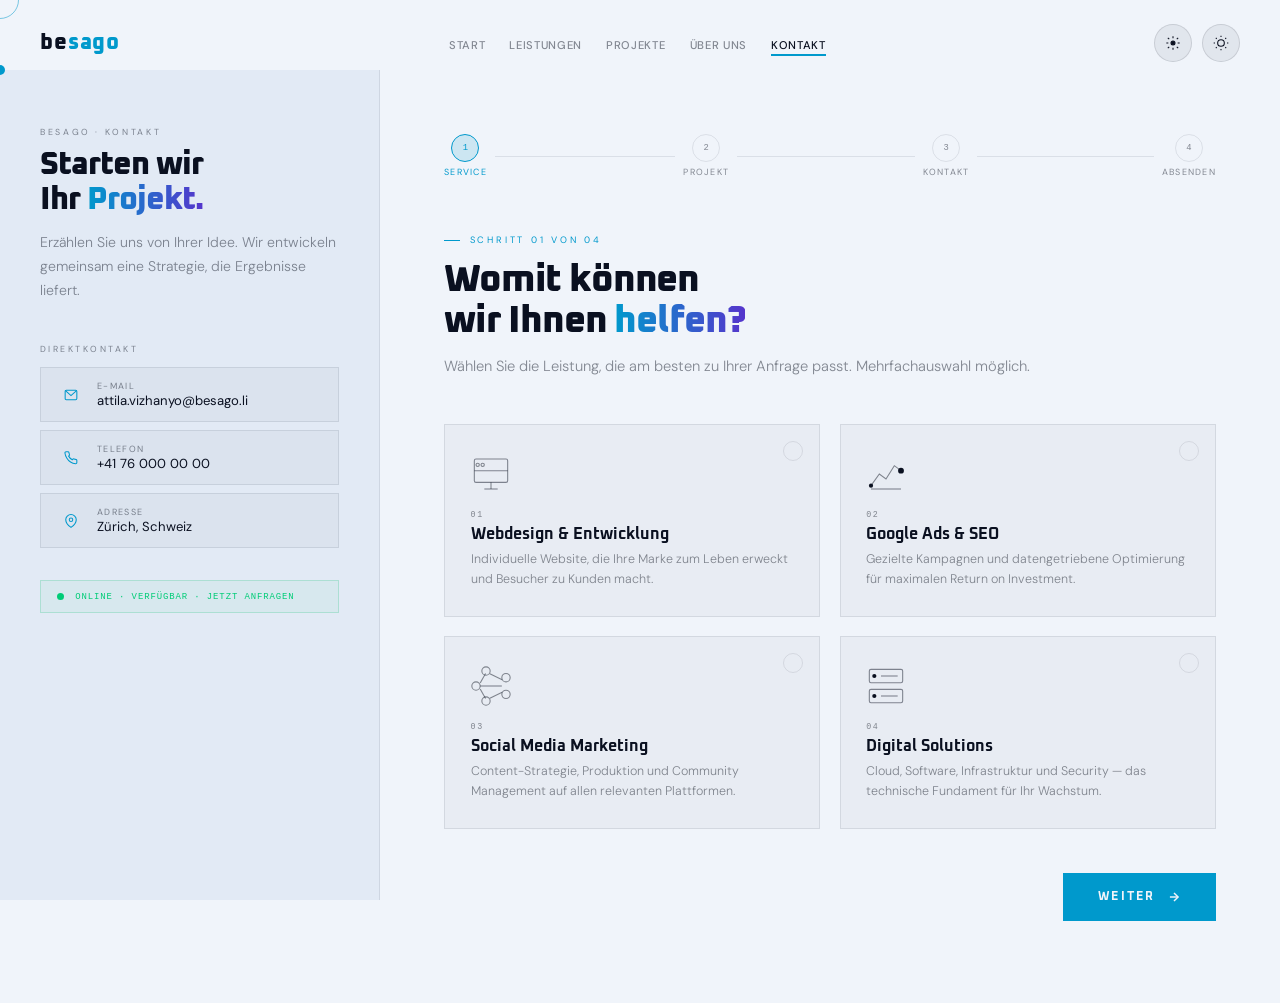
<file: Pages/contact.html>
<!DOCTYPE html>
<html lang="de" data-theme="light" data-st="cyber">
<head>
<meta charset="UTF-8">
<meta name="viewport" content="width=device-width, initial-scale=1.0">
<title>Kontakt – Besago</title>
<meta name="description" content="Starten Sie Ihr Projekt mit Besago. Schildern Sie uns Ihre Idee — wir entwickeln gemeinsam eine digitale Strategie, die Ergebnisse liefert.">
<meta property="og:title" content="Kontakt – Besago">
<meta property="og:description" content="Projekt anfragen bei Besago — Webdesign und digitales Marketing aus Zürich, Schweiz.">
<meta property="og:type" content="website">
<meta name="robots" content="index, follow">
<link rel="preconnect" href="https://fonts.googleapis.com">
<link rel="preconnect" href="https://fonts.gstatic.com" crossorigin>
<link href="https://fonts.googleapis.com/css2?family=Oxanium:wght@400;600;700;800&family=DM+Sans:wght@300;400&display=swap" rel="stylesheet">
<script>(function(){var st=localStorage.getItem('bsg-style'),th=localStorage.getItem('bsg-theme');if(st)document.documentElement.dataset.st=st;if(th)document.documentElement.dataset.theme=th;var f={neon:'Space+Mono:wght@400;700',ocean:'Playfair+Display:ital,wght@0,700;1,400',ember:'Bebas+Neue',sage:'Lora:ital,wght@0,400;0,600;1,400'};if(st&&f[st]){var l=document.createElement('link');l.rel='stylesheet';l.href='https://fonts.googleapis.com/css2?family='+f[st]+'&display=swap';document.head.appendChild(l);}})();</script>
<style>
:root{--bg:#07090e;--bg2:#0c0f18;--text:#e8eaf0;--muted:rgba(232,234,240,.42);--border:rgba(232,234,240,.07);--card-bg:rgba(232,234,240,.025);--card-bg2:rgba(232,234,240,.05);--accent:#00e5ff;--accent2:#7b61ff;--shadow:rgba(0,229,255,.35);--tog-bg:rgba(232,234,240,.06);--tog-bd:rgba(232,234,240,.1);--hf:'Oxanium',sans-serif;--bf:'DM Sans',sans-serif;--mf:'Space Mono',monospace;--green:#00cc77;--red:#ff4444;}
html[data-theme="light"]{--bg:#f0f4fa;--bg2:#e2eaf5;--text:#0a1020;--muted:rgba(10,16,32,.48);--border:rgba(10,16,32,.09);--card-bg:rgba(10,16,32,.03);--card-bg2:rgba(10,16,32,.055);--accent:#0099cc;--accent2:#5535cc;--shadow:rgba(0,153,204,.3);--tog-bg:rgba(10,16,32,.06);--tog-bd:rgba(10,16,32,.12);}
html[data-st="neon"]{--bg:#06000a;--bg2:#0e0018;--text:#f5e8ff;--muted:rgba(245,232,255,.42);--border:rgba(245,232,255,.07);--card-bg:rgba(245,232,255,.025);--card-bg2:rgba(245,232,255,.05);--accent:#ff2d78;--accent2:#ffe600;--shadow:rgba(255,45,120,.45);--tog-bg:rgba(255,45,120,.1);--tog-bd:rgba(255,45,120,.22);--hf:'Space Mono',monospace;}
html[data-st="neon"][data-theme="light"]{--bg:#fff0f8;--bg2:#ffddf0;--text:#1a0028;--muted:rgba(26,0,40,.5);--border:rgba(26,0,40,.09);--card-bg:rgba(26,0,40,.03);--card-bg2:rgba(26,0,40,.065);--accent:#cc0055;--accent2:#8800cc;--shadow:rgba(204,0,85,.32);--tog-bg:rgba(204,0,85,.08);--tog-bd:rgba(204,0,85,.2);}
html[data-st="ocean"]{--bg:#020e1c;--bg2:#04182c;--text:#cce8f4;--muted:rgba(204,232,244,.42);--border:rgba(204,232,244,.07);--card-bg:rgba(204,232,244,.025);--card-bg2:rgba(204,232,244,.05);--accent:#00d4c0;--accent2:#4da8ff;--shadow:rgba(0,212,192,.38);--tog-bg:rgba(0,212,192,.09);--tog-bd:rgba(0,212,192,.22);--hf:'Playfair Display',serif;}
html[data-st="ocean"][data-theme="light"]{--bg:#eaf8f8;--bg2:#ceeef2;--text:#011820;--muted:rgba(1,24,32,.48);--border:rgba(1,24,32,.09);--card-bg:rgba(1,24,32,.03);--card-bg2:rgba(1,24,32,.065);--accent:#00857a;--accent2:#1a65b8;--shadow:rgba(0,133,122,.3);--tog-bg:rgba(0,133,122,.08);--tog-bd:rgba(0,133,122,.22);}
html[data-st="ember"]{--bg:#0c0200;--bg2:#1c0500;--text:#f8e0c5;--muted:rgba(248,224,197,.42);--border:rgba(248,224,197,.07);--card-bg:rgba(248,224,197,.025);--card-bg2:rgba(248,224,197,.05);--accent:#ff7422;--accent2:#ff2d2d;--shadow:rgba(255,116,34,.42);--tog-bg:rgba(255,116,34,.1);--tog-bd:rgba(255,116,34,.22);--hf:'Bebas Neue',sans-serif;}
html[data-st="ember"][data-theme="light"]{--bg:#fff6ee;--bg2:#ffe8d2;--text:#1e0500;--muted:rgba(30,5,0,.48);--border:rgba(30,5,0,.09);--card-bg:rgba(30,5,0,.03);--card-bg2:rgba(30,5,0,.065);--accent:#c84400;--accent2:#aa0000;--shadow:rgba(200,68,0,.32);--tog-bg:rgba(200,68,0,.08);--tog-bd:rgba(200,68,0,.22);}
html[data-st="sage"]{--bg:#060a05;--bg2:#0c140a;--text:#dceeda;--muted:rgba(220,238,218,.42);--border:rgba(220,238,218,.07);--card-bg:rgba(220,238,218,.025);--card-bg2:rgba(220,238,218,.05);--accent:#52c855;--accent2:#a8c840;--shadow:rgba(82,200,85,.38);--tog-bg:rgba(82,200,85,.1);--tog-bd:rgba(82,200,85,.22);--hf:'Lora',serif;}
html[data-st="sage"][data-theme="light"]{--bg:#f2f6ee;--bg2:#e2edd8;--text:#182010;--muted:rgba(24,32,16,.5);--border:rgba(24,32,16,.09);--card-bg:rgba(24,32,16,.03);--card-bg2:rgba(24,32,16,.065);--accent:#2d7a25;--accent2:#6a7c20;--shadow:rgba(45,122,37,.3);--tog-bg:rgba(45,122,37,.08);--tog-bd:rgba(45,122,37,.22);}

*,*::before,*::after{margin:0;padding:0;box-sizing:border-box;}
*:focus-visible{outline:2px solid var(--accent);outline-offset:3px;}
body{background:var(--bg);color:var(--text);font-family:var(--bf);cursor:none;transition:background .5s,color .5s;}

/* CURSOR */
#cursor{position:fixed;width:10px;height:10px;background:var(--accent);border-radius:50%;pointer-events:none;z-index:9999;transform:translate(-50%,-50%);transition:background .4s,transform .15s;}
#cursor.hov{transform:translate(-50%,-50%) scale(1.8);}
#cursor-ring{position:fixed;width:38px;height:38px;border:1.5px solid color-mix(in srgb,var(--accent) 50%,transparent);border-radius:50%;pointer-events:none;z-index:9998;transform:translate(-50%,-50%);transition:width .2s,height .2s,border-color .4s;}

/* NAV */
#mainNav{position:fixed;top:0;left:0;right:0;z-index:300;display:flex;align-items:center;justify-content:space-between;padding:1.5rem 2.5rem;transition:background .4s,border-color .4s;border-bottom:1px solid transparent;}
#mainNav.scrolled{background:rgba(240,242,247,.96);backdrop-filter:blur(22px);border-color:var(--border);}
html[data-theme="dark"] #mainNav.scrolled{background:color-mix(in srgb,var(--bg) 92%,transparent);}
.logo{font-family:var(--hf);font-weight:800;font-size:1.35rem;letter-spacing:.04em;color:var(--text);text-decoration:none;cursor:none;transition:color .5s,font-family .5s;}
.logo span{color:var(--accent);}
.nav-links{display:flex;align-items:center;gap:1.5rem;list-style:none;}
.nav-links a{font-weight:500;font-size:.7rem;letter-spacing:.06em;text-transform:uppercase;color:var(--muted);text-decoration:none;cursor:none;transition:color .2s;position:relative;}
.nav-links a::after{content:'';position:absolute;bottom:-4px;left:0;right:0;height:1.5px;background:var(--accent);transform:scaleX(0);transform-origin:left;transition:transform .3s cubic-bezier(.22,1,.36,1);}
.nav-links a:hover,.nav-links a.on{color:var(--text);}
.nav-links a:hover::after,.nav-links a.on::after{transform:scaleX(1);}
.nav-btns{display:flex;align-items:center;gap:.6rem;}
.icon-btn{background:var(--tog-bg);border:1px solid var(--tog-bd);color:var(--text);width:38px;height:38px;border-radius:50%;display:flex;align-items:center;justify-content:center;cursor:none;flex-shrink:0;transition:background .2s,transform .25s;}
.icon-btn:hover{background:var(--card-bg2);transform:rotate(22deg);}
.icon-btn svg{width:16px;height:16px;stroke:currentColor;stroke-width:1.6;fill:none;}
html[data-theme="dark"] .icon-sun{display:none;}
html[data-theme="light"] .icon-moon{display:none;}
@media(max-width:1100px){.nav-links{display:none;}}

/* HAMBURGER */
.ham-btn{display:none;flex-direction:column;justify-content:center;gap:5px;width:38px;height:38px;background:var(--tog-bg);border:1px solid var(--tog-bd);border-radius:50%;cursor:pointer;padding:9px 10px;flex-shrink:0;transition:background .2s;}
.ham-btn span{display:block;height:1.5px;background:var(--text);border-radius:2px;transition:transform .35s cubic-bezier(.22,1,.36,1),opacity .2s;}
.ham-btn.open span:nth-child(1){transform:translateY(6.5px) rotate(45deg);}
.ham-btn.open span:nth-child(2){opacity:0;}
.ham-btn.open span:nth-child(3){transform:translateY(-6.5px) rotate(-45deg);}
@media(max-width:1100px){.ham-btn{display:flex;}}

/* MOBILE NAV */
.mob-nav{position:fixed;inset:0;z-index:250;pointer-events:none;}
.mob-nav.open{pointer-events:all;}
.mob-nav-overlay{position:absolute;inset:0;background:rgba(0,0,0,.6);opacity:0;transition:opacity .35s;backdrop-filter:blur(4px);}
.mob-nav.open .mob-nav-overlay{opacity:1;}
.mob-nav-drawer{position:absolute;top:0;right:0;bottom:0;width:min(320px,85vw);background:var(--bg2);border-left:1px solid var(--border);padding:5rem 2rem 2rem;display:flex;flex-direction:column;transform:translateX(100%);transition:transform .4s cubic-bezier(.22,1,.36,1);}
.mob-nav.open .mob-nav-drawer{transform:translateX(0);}
.mob-nav-links{list-style:none;display:flex;flex-direction:column;gap:.3rem;flex:1;}
.mob-nav-links a{display:block;font-size:.9rem;font-weight:500;letter-spacing:.08em;text-transform:uppercase;color:var(--muted);text-decoration:none;padding:.75rem 1rem;border:1px solid transparent;transition:color .2s,border-color .2s,background .2s;}
.mob-nav-links a:hover,.mob-nav-links a.on{color:var(--text);background:var(--card-bg2);border-color:var(--border);}
.mob-nav-divider{height:1px;background:var(--border);margin:1.2rem 0;}
.mob-nav-btns{display:flex;gap:.6rem;}
.mob-icon-btn{flex:1;display:flex;align-items:center;justify-content:center;gap:.5rem;padding:.75rem;background:var(--tog-bg);border:1px solid var(--tog-bd);color:var(--text);font-size:.7rem;letter-spacing:.08em;text-transform:uppercase;cursor:pointer;transition:background .2s;}
.mob-icon-btn:hover{background:var(--card-bg2);}
.mob-icon-btn svg{width:14px;height:14px;stroke:currentColor;stroke-width:1.6;fill:none;}
html[data-theme="dark"] .mob-sun{display:none;}
html[data-theme="light"] .mob-moon{display:none;}

/* PAGE LAYOUT */
.page{display:flex;min-height:calc(100vh - 70px);margin-top:70px;}

/* LEFT PANEL */
.lp{width:380px;flex-shrink:0;background:var(--bg2);border-right:1px solid var(--border);padding:3.5rem 2.5rem;position:sticky;top:70px;height:calc(100vh - 70px);overflow-y:auto;transition:background .5s,border-color .5s;}
.lp-eye{font-size:.55rem;letter-spacing:.3em;text-transform:uppercase;color:var(--muted);margin-bottom:.6rem;}
.lp-heading{font-family:var(--hf);font-weight:800;font-size:2rem;line-height:1.1;letter-spacing:-.03em;color:var(--text);margin-bottom:.8rem;transition:color .5s,font-family .5s;}
.lp-heading em{font-style:normal;background:linear-gradient(90deg,var(--accent),var(--accent2));-webkit-background-clip:text;-webkit-text-fill-color:transparent;background-clip:text;}
.lp-sub{font-size:.88rem;color:var(--muted);font-weight:300;line-height:1.7;margin-bottom:2.5rem;}
.lp-divider{height:1px;background:var(--border);margin:2rem 0;}
.lp-label{font-size:.55rem;letter-spacing:.28em;text-transform:uppercase;color:var(--muted);margin-bottom:.8rem;}
.contact-item{display:flex;align-items:center;gap:.75rem;padding:.75rem 1rem;border:1px solid var(--border);background:var(--card-bg);cursor:pointer;margin-bottom:.5rem;transition:border-color .2s,background .2s;position:relative;}
.contact-item:hover{border-color:color-mix(in srgb,var(--accent) 30%,transparent);background:var(--card-bg2);}
.contact-item::after{content:'kopiert!';position:absolute;right:1rem;font-family:var(--mf);font-size:.5rem;letter-spacing:.1em;color:var(--green);opacity:0;transition:opacity .2s;}
.contact-item.copied::after{opacity:1;}
.contact-ico{width:28px;height:28px;display:flex;align-items:center;justify-content:center;flex-shrink:0;}
.contact-ico svg{width:14px;height:14px;stroke:var(--accent);stroke-width:1.8;fill:none;}
.contact-key{font-size:.56rem;letter-spacing:.15em;text-transform:uppercase;color:var(--muted);}
.contact-val{font-size:.82rem;color:var(--text);}
.status-bar{display:flex;align-items:center;gap:.7rem;padding:.65rem 1rem;border:1px solid rgba(0,187,102,.2);background:rgba(0,187,102,.05);margin-top:2rem;}
html[data-theme="dark"] .status-bar{border-color:rgba(0,255,136,.15);background:rgba(0,255,136,.04);}
.status-dot{width:7px;height:7px;border-radius:50%;background:var(--green);flex-shrink:0;animation:blip 2s ease-in-out infinite;}
@keyframes blip{0%,100%{opacity:1;}50%{opacity:.5;}}
.status-text{font-family:var(--mf);font-size:.56rem;letter-spacing:.1em;color:var(--green);}

/* RIGHT PANEL */
.rp{flex:1;padding:4rem 4rem 5rem;}

/* STEP PROGRESS */
.step-nav{display:flex;align-items:center;gap:0;margin-bottom:3.5rem;}
.sn-item{display:flex;align-items:center;gap:0;flex:1;}
.sn-item:last-child{flex:0;}
.sn-dot{width:28px;height:28px;border-radius:50%;border:1.5px solid var(--border);display:flex;align-items:center;justify-content:center;font-family:var(--mf);font-size:.55rem;color:var(--muted);flex-shrink:0;transition:border-color .4s,background .4s,color .4s;}
.sn-item.active .sn-dot{border-color:var(--accent);background:color-mix(in srgb,var(--accent) 15%,transparent);color:var(--accent);}
.sn-item.done .sn-dot{border-color:var(--accent);background:color-mix(in srgb,var(--accent) 12%,transparent);}
.sn-item.done .sn-dot::after{content:'✓';color:var(--accent);font-size:.65rem;}
.sn-item.done .sn-num{display:none;}
.sn-info{display:flex;flex-direction:column;align-items:center;gap:.25rem;}
.sn-label{font-size:.56rem;letter-spacing:.14em;text-transform:uppercase;color:var(--muted);white-space:nowrap;transition:color .3s;}
.sn-item.active .sn-label{color:var(--accent);}
.sn-line{flex:1;height:1px;background:var(--border);margin:0 .5rem;transition:background .4s;}
.sn-item.done .sn-line{background:var(--accent);}

/* STEP PANELS */
.step{display:none;}
.step.active{display:block;animation:stepIn .35s cubic-bezier(.22,1,.36,1);}
@keyframes stepIn{from{opacity:0;transform:translateY(12px);}to{opacity:1;transform:translateY(0);}}
.step-eye{font-size:.58rem;letter-spacing:.3em;text-transform:uppercase;color:var(--accent);display:flex;align-items:center;gap:.6rem;margin-bottom:.9rem;}
.step-eye::before{content:'';width:16px;height:1px;background:var(--accent);}
.step-title{font-family:var(--hf);font-weight:800;font-size:clamp(1.8rem,3vw,2.6rem);line-height:1.05;letter-spacing:-.03em;color:var(--text);margin-bottom:.8rem;transition:color .5s,font-family .5s;}
.step-title em{font-style:normal;background:linear-gradient(90deg,var(--accent),var(--accent2));-webkit-background-clip:text;-webkit-text-fill-color:transparent;background-clip:text;}
.step-desc{font-size:.92rem;color:var(--muted);font-weight:300;line-height:1.75;margin-bottom:2.8rem;}

/* SERVICE CARDS */
.service-grid{display:grid;grid-template-columns:1fr 1fr;gap:1.2rem;margin-bottom:2.8rem;}
.srv-card{position:relative;padding:1.8rem 1.6rem 1.6rem;border:1.5px solid var(--border);background:var(--card-bg);cursor:pointer;overflow:hidden;transition:border-color .3s,background .3s,transform .3s;user-select:none;}
.srv-card:hover{border-color:color-mix(in srgb,var(--accent) 25%,transparent);background:var(--card-bg2);transform:translateY(-2px);}
.srv-card.selected{border-color:var(--accent);background:color-mix(in srgb,var(--accent) 6%,transparent);transform:translateY(-2px);}
.srv-card::before{content:'';position:absolute;top:0;left:0;right:0;height:1.5px;background:linear-gradient(90deg,transparent,var(--accent),transparent);transform:scaleX(0);transition:transform .4s;}
.srv-card:hover::before,.srv-card.selected::before{transform:scaleX(1);}
.srv-check{position:absolute;top:1rem;right:1rem;width:20px;height:20px;border-radius:50%;border:1.5px solid var(--border);display:flex;align-items:center;justify-content:center;font-size:.6rem;transition:border-color .3s,background .3s;}
.srv-card.selected .srv-check{border-color:var(--accent);background:var(--accent);color:var(--bg);}
.srv-card.selected .srv-check::after{content:'✓';}
.srv-ico{width:40px;height:40px;margin-bottom:1rem;}
.srv-ico svg{width:100%;height:100%;stroke:var(--muted);stroke-width:1.3;fill:none;transition:stroke .3s;}
.srv-card.selected .srv-ico svg{stroke:var(--accent);}
.srv-num{font-family:var(--mf);font-size:.52rem;letter-spacing:.2em;color:var(--muted);margin-bottom:.3rem;transition:color .3s;}
.srv-card.selected .srv-num{color:var(--accent);}
.srv-title{font-family:var(--hf);font-weight:700;font-size:1rem;color:var(--text);margin-bottom:.4rem;transition:color .5s,font-family .5s;}
.srv-desc{font-size:.78rem;color:var(--muted);line-height:1.6;font-weight:300;}

/* FIELDS */
.field{margin-bottom:1.8rem;}
.field-label{font-size:.6rem;letter-spacing:.22em;text-transform:uppercase;color:var(--accent);display:flex;align-items:center;justify-content:space-between;margin-bottom:.7rem;}
.field-count{color:var(--muted);font-size:.58rem;}
textarea{width:100%;background:var(--card-bg);border:1px solid var(--border);color:var(--text);font-family:var(--bf);font-size:.92rem;font-weight:300;line-height:1.7;padding:1.2rem 1.4rem;resize:vertical;outline:none;cursor:text;transition:border-color .25s,background .25s;min-height:150px;}
textarea:focus{border-color:color-mix(in srgb,var(--accent) 50%,transparent);background:var(--card-bg2);}
textarea::placeholder{color:var(--muted);}

/* CHIPS */
.chip-group{display:flex;flex-wrap:wrap;gap:.6rem;}
.chip{display:inline-flex;align-items:center;gap:.4rem;padding:.5rem 1rem;border:1px solid var(--border);background:var(--card-bg);font-size:.72rem;letter-spacing:.1em;text-transform:uppercase;color:var(--muted);cursor:pointer;transition:border-color .25s,background .25s,color .25s,transform .2s;user-select:none;}
.chip:hover{border-color:color-mix(in srgb,var(--accent) 25%,transparent);color:var(--text);transform:translateY(-1px);}
.chip.active{border-color:var(--accent);background:color-mix(in srgb,var(--accent) 8%,transparent);color:var(--accent);}
.chip svg{width:11px;height:11px;stroke:currentColor;stroke-width:2;fill:none;opacity:0;transition:opacity .2s;}
.chip.active svg{opacity:1;}

/* INPUTS */
.input-grid{display:grid;grid-template-columns:1fr 1fr;gap:1.2rem;}
.input-wrap{position:relative;display:flex;flex-direction:column;}
.input-wrap.full{grid-column:span 2;}
.input-label{font-size:.58rem;letter-spacing:.2em;text-transform:uppercase;color:var(--accent);margin-bottom:.55rem;}
.input-req{color:var(--accent2);}
.input-field{position:relative;}
input[type="text"],input[type="email"],input[type="tel"]{width:100%;background:var(--card-bg);border:1px solid var(--border);color:var(--text);font-family:var(--bf);font-size:.92rem;font-weight:300;padding:.9rem 1.2rem;outline:none;cursor:text;transition:border-color .25s,background .25s;-webkit-appearance:none;appearance:none;}
input[type="text"]:focus,input[type="email"]:focus,input[type="tel"]:focus{border-color:color-mix(in srgb,var(--accent) 50%,transparent);background:var(--card-bg2);}
input::placeholder{color:var(--muted);}
.input-line{position:absolute;bottom:0;left:0;right:0;height:1.5px;background:linear-gradient(90deg,var(--accent),var(--accent2));transform:scaleX(0);transform-origin:left;transition:transform .35s cubic-bezier(.22,1,.36,1);pointer-events:none;}
input:focus ~ .input-line{transform:scaleX(1);}
.err-msg{font-size:.68rem;color:var(--red);margin-top:.4rem;display:none;font-family:var(--mf);letter-spacing:.04em;}
.has-error .err-msg{display:block;}
.has-error input,.has-error textarea{border-color:rgba(255,68,68,.5);}

/* REVIEW */
.review-grid{display:grid;grid-template-columns:1fr 1fr;gap:1px;background:var(--border);border:1px solid var(--border);margin-bottom:2rem;}
.rv-cell{background:var(--bg);padding:1.3rem 1.5rem;transition:background .5s;}
.rv-cell.full{grid-column:span 2;}
.rv-cell.accent{background:color-mix(in srgb,var(--accent) 5%,transparent);}
.rv-key{font-size:.55rem;letter-spacing:.2em;text-transform:uppercase;color:var(--muted);margin-bottom:.35rem;}
.rv-val{font-family:var(--hf);font-size:.9rem;font-weight:700;color:var(--text);transition:font-family .5s;}
.rv-msg{font-size:.88rem;color:var(--muted);line-height:1.7;font-weight:300;padding:1.2rem 1.5rem;border:1px solid var(--border);background:var(--card-bg);margin-bottom:2rem;}
.consent-text{font-size:.76rem;color:var(--muted);font-weight:300;line-height:1.7;margin-bottom:1.5rem;}

/* BUTTONS */
.btn-row{display:flex;align-items:center;justify-content:space-between;margin-top:2.5rem;padding-top:2rem;border-top:1px solid var(--border);}
.btn-back{display:inline-flex;align-items:center;gap:.5rem;font-size:.72rem;letter-spacing:.14em;text-transform:uppercase;color:var(--muted);background:transparent;border:1px solid var(--border);padding:.85rem 1.6rem;cursor:pointer;transition:color .2s,border-color .2s;}
.btn-back:hover{color:var(--text);border-color:color-mix(in srgb,var(--text) 25%,transparent);}
.btn-back svg{width:12px;height:12px;stroke:currentColor;stroke-width:2;fill:none;}
.btn-next{display:inline-flex;align-items:center;gap:.7rem;font-family:var(--hf);font-size:.78rem;font-weight:700;letter-spacing:.18em;text-transform:uppercase;color:var(--bg);background:var(--accent);border:none;padding:1rem 2.2rem;cursor:pointer;position:relative;overflow:hidden;transition:opacity .2s,background .5s;}
.btn-next:hover{opacity:.9;}
.btn-next::after{content:'';position:absolute;inset:0;background:linear-gradient(90deg,transparent,rgba(255,255,255,.2),transparent);transform:translateX(-100%);transition:transform .5s;}
.btn-next:hover::after{transform:translateX(100%);}
.btn-next svg{width:14px;height:14px;stroke:currentColor;stroke-width:2.5;fill:none;}
.btn-submit{width:100%;padding:1.3rem 2rem;font-family:var(--hf);font-size:.88rem;font-weight:700;letter-spacing:.2em;text-transform:uppercase;color:var(--bg);background:linear-gradient(90deg,var(--accent),var(--accent2));border:none;cursor:pointer;position:relative;overflow:hidden;margin-top:1.2rem;transition:opacity .2s;}
.btn-submit:hover{opacity:.9;}
.btn-submit::before{content:'';position:absolute;inset:0;background:linear-gradient(90deg,transparent,rgba(255,255,255,.2),transparent);transform:translateX(-100%);transition:transform .6s;}
.btn-submit:hover::before{transform:translateX(100%);}
.btn-submit-inner{display:flex;align-items:center;justify-content:center;gap:.8rem;}
.btn-submit svg{width:18px;height:18px;stroke:currentColor;stroke-width:2;fill:none;}
.step0-error{font-family:var(--mf);font-size:.68rem;color:var(--red);margin-bottom:1rem;display:none;}

/* SUCCESS SCREEN */
#successScreen{display:none;position:fixed;inset:0;z-index:500;background:var(--bg);align-items:center;justify-content:center;flex-direction:column;padding:2rem;}
#successScreen.show{display:flex;}
.success-inner{text-align:center;max-width:500px;}
.success-icon{width:72px;height:72px;border-radius:50%;background:color-mix(in srgb,var(--accent) 12%,transparent);border:1.5px solid color-mix(in srgb,var(--accent) 35%,transparent);display:flex;align-items:center;justify-content:center;margin:0 auto 2rem;}
.success-icon svg{width:32px;height:32px;stroke:var(--accent);stroke-width:2;fill:none;}
.success-title{font-family:var(--hf);font-weight:800;font-size:2.2rem;letter-spacing:-.03em;color:var(--text);margin-bottom:.8rem;transition:font-family .5s;}
.success-title em{font-style:normal;background:linear-gradient(90deg,var(--accent),var(--accent2));-webkit-background-clip:text;-webkit-text-fill-color:transparent;background-clip:text;}
.success-desc{font-size:.95rem;color:var(--muted);font-weight:300;line-height:1.8;margin-bottom:2.5rem;}
.success-back{display:inline-flex;align-items:center;gap:.5rem;font-size:.72rem;letter-spacing:.14em;text-transform:uppercase;color:var(--muted);border:1px solid var(--border);padding:.85rem 1.8rem;cursor:pointer;background:transparent;transition:color .2s,border-color .2s;}
.success-back:hover{color:var(--text);border-color:color-mix(in srgb,var(--text) 25%,transparent);}

/* MOBILE */
@media(max-width:800px){
  .page{flex-direction:column;}
  .lp{width:100%;height:auto;position:static;border-right:none;border-bottom:1px solid var(--border);padding:2.5rem 1.6rem;}
  .rp{padding:2.5rem 1.6rem 4rem;}
  .service-grid{grid-template-columns:1fr;}
  .input-grid{grid-template-columns:1fr;}
  .input-wrap.full{grid-column:span 1;}
  .review-grid{grid-template-columns:1fr;}
  .rv-cell.full{grid-column:span 1;}
}
</style>
</head>
<body>
<div id="cursor"></div>
<div id="cursor-ring"></div>

<nav id="mainNav">
  <a href="home.html" class="logo">be<span>sago</span></a>
    <ul class="nav-links">
    <li><a href="home.html">Start</a></li>
    <li><a href="service.html">Leistungen</a></li>
    <li><a href="project.html">Projekte</a></li>
    <li><a href="about.html">Über uns</a></li>
    <li><a href="contact.html" class="on">Kontakt</a></li>
  </ul>
  <div class="nav-btns">
    <button class="icon-btn" id="navCycleBtn" title="Stil wechseln">
      <svg viewBox="0 0 24 24"><circle cx="12" cy="12" r="3" fill="currentColor"/><path d="M12 2v3M12 19v3M4.22 4.22l2.12 2.12M17.66 17.66l2.12 2.12M2 12h3M19 12h3M4.22 19.78l2.12-2.12M17.66 6.34l2.12-2.12"/></svg>
    </button>
    <button class="icon-btn" id="themeBtn" aria-label="Theme wechseln">
      <svg class="icon-moon" viewBox="0 0 24 24"><path d="M21 12.79A9 9 0 1 1 11.21 3 7 7 0 0 0 21 12.79z" fill="currentColor" opacity=".15"/><path d="M21 12.79A9 9 0 1 1 11.21 3 7 7 0 0 0 21 12.79z"/></svg>
      <svg class="icon-sun" viewBox="0 0 24 24"><circle cx="12" cy="12" r="5"/><line x1="12" y1="1" x2="12" y2="3"/><line x1="12" y1="21" x2="12" y2="23"/><line x1="4.22" y1="4.22" x2="5.64" y2="5.64"/><line x1="18.36" y1="18.36" x2="19.78" y2="19.78"/><line x1="1" y1="12" x2="3" y2="12"/><line x1="21" y1="12" x2="23" y2="12"/><line x1="4.22" y1="19.78" x2="5.64" y2="18.36"/><line x1="18.36" y1="5.64" x2="19.78" y2="4.22"/></svg>
    </button>
  </div>
  <button class="ham-btn" id="hamBtn" aria-label="Menü öffnen">
    <span></span><span></span><span></span>
  </button>
</nav>

<div class="mob-nav" id="mobNav">
  <div class="mob-nav-overlay"></div>
  <div class="mob-nav-drawer">
        <ul class="mob-nav-links">
      <li><a href="home.html">Start</a></li>
      <li><a href="service.html">Leistungen</a></li>
      <li><a href="project.html">Projekte</a></li>
      <li><a href="about.html">Über uns</a></li>
      <li><a href="contact.html" class="on">Kontakt</a></li>
    </ul>
    <div class="mob-nav-divider"></div>
    <div class="mob-nav-btns">
      <button class="mob-icon-btn" id="mobThemeBtn">
        <svg class="mob-moon" viewBox="0 0 24 24"><path d="M21 12.79A9 9 0 1 1 11.21 3 7 7 0 0 0 21 12.79z"/></svg>
        <svg class="mob-sun" viewBox="0 0 24 24"><circle cx="12" cy="12" r="5"/><line x1="12" y1="1" x2="12" y2="3"/><line x1="12" y1="21" x2="12" y2="23"/></svg>
        Theme
      </button>
      <button class="mob-icon-btn" id="mobCycleBtn">
        <svg viewBox="0 0 24 24"><circle cx="12" cy="12" r="3" fill="currentColor"/><path d="M12 2v3M12 19v3M4.22 4.22l2.12 2.12M17.66 17.66l2.12 2.12M2 12h3M19 12h3M4.22 19.78l2.12-2.12M17.66 6.34l2.12-2.12"/></svg>
        Stil
      </button>
    </div>
  </div>
</div>

<div class="page">
  <!-- LEFT PANEL -->
  <aside class="lp">
    <p class="lp-eye">Besago · Kontakt</p>
    <h1 class="lp-heading">Starten wir<br>Ihr <em>Projekt.</em></h1>
    <p class="lp-sub">Erzählen Sie uns von Ihrer Idee. Wir entwickeln gemeinsam eine Strategie, die Ergebnisse liefert.</p>

    <p class="lp-label">Direktkontakt</p>
    <div class="contact-item" data-copy="attila.vizhanyo@besago.li">
      <div class="contact-ico"><svg viewBox="0 0 24 24"><rect x="2" y="4" width="20" height="16" rx="2"/><polyline points="2,4 12,13 22,4"/></svg></div>
      <div>
        <div class="contact-key">E-Mail</div>
        <div class="contact-val">attila.vizhanyo@besago.li</div>
      </div>
    </div>
    <div class="contact-item" data-copy="+41 76 000 00 00">
      <div class="contact-ico"><svg viewBox="0 0 24 24"><path d="M22 16.92v3a2 2 0 0 1-2.18 2 19.79 19.79 0 0 1-8.63-3.07A19.5 19.5 0 0 1 4.69 12 19.79 19.79 0 0 1 1.61 3.4 2 2 0 0 1 3.6 1.2h3a2 2 0 0 1 2 1.72c.127.96.361 1.903.7 2.81a2 2 0 0 1-.45 2.11L7.91 8.78a16 16 0 0 0 6.29 6.29l.96-.96a2 2 0 0 1 2.11-.45 12.84 12.84 0 0 0 2.81.7A2 2 0 0 1 22 16.92z"/></svg></div>
      <div>
        <div class="contact-key">Telefon</div>
        <div class="contact-val">+41 76 000 00 00</div>
      </div>
    </div>
    <div class="contact-item" data-copy="Zürich, Schweiz">
      <div class="contact-ico"><svg viewBox="0 0 24 24"><path d="M21 10c0 7-9 13-9 13s-9-6-9-13a9 9 0 0 1 18 0z"/><circle cx="12" cy="10" r="3"/></svg></div>
      <div>
        <div class="contact-key">Adresse</div>
        <div class="contact-val">Zürich, Schweiz</div>
      </div>
    </div>

    <div class="status-bar">
      <div class="status-dot"></div>
      <span class="status-text">ONLINE · VERFÜGBAR · JETZT ANFRAGEN</span>
    </div>
  </aside>

  <!-- RIGHT PANEL -->
  <main class="rp">
    <!-- STEP PROGRESS -->
    <div class="step-nav" id="stepNav">
      <div class="sn-item active" id="sn0">
        <div class="sn-info"><div class="sn-dot"><span class="sn-num">1</span></div><div class="sn-label">Service</div></div>
        <div class="sn-line"></div>
      </div>
      <div class="sn-item" id="sn1">
        <div class="sn-info"><div class="sn-dot"><span class="sn-num">2</span></div><div class="sn-label">Projekt</div></div>
        <div class="sn-line"></div>
      </div>
      <div class="sn-item" id="sn2">
        <div class="sn-info"><div class="sn-dot"><span class="sn-num">3</span></div><div class="sn-label">Kontakt</div></div>
        <div class="sn-line"></div>
      </div>
      <div class="sn-item" id="sn3">
        <div class="sn-info"><div class="sn-dot"><span class="sn-num">4</span></div><div class="sn-label">Absenden</div></div>
      </div>
    </div>

    <!-- STEP 0: SERVICE -->
    <div class="step active" id="step0">
      <p class="step-eye">Schritt 01 von 04</p>
      <h2 class="step-title">Womit können<br>wir Ihnen <em>helfen?</em></h2>
      <p class="step-desc">Wählen Sie die Leistung, die am besten zu Ihrer Anfrage passt. Mehrfachauswahl möglich.</p>

      <div class="service-grid">
        <div class="srv-card" data-service="Websites">
          <div class="srv-check"></div>
          <div class="srv-ico"><svg viewBox="0 0 48 48"><rect x="4" y="6" width="40" height="28" rx="2"/><line x1="4" y1="20" x2="44" y2="20"/><circle cx="8" cy="13" r="2"/><circle cx="14" cy="13" r="2"/><line x1="16" y1="42" x2="32" y2="42"/><line x1="24" y1="34" x2="24" y2="42"/></svg></div>
          <div class="srv-num">01</div>
          <div class="srv-title">Webdesign & Entwicklung</div>
          <div class="srv-desc">Individuelle Website, die Ihre Marke zum Leben erweckt und Besucher zu Kunden macht.</div>
        </div>
        <div class="srv-card" data-service="Google Ads">
          <div class="srv-check"></div>
          <div class="srv-ico"><svg viewBox="0 0 48 48"><polyline points="6,38 16,24 24,30 34,14 42,20"/><circle cx="42" cy="20" r="3.5" fill="currentColor" stroke="none"/><line x1="6" y1="42" x2="42" y2="42"/><circle cx="6" cy="38" r="2.5" fill="currentColor" stroke="none"/></svg></div>
          <div class="srv-num">02</div>
          <div class="srv-title">Google Ads & SEO</div>
          <div class="srv-desc">Gezielte Kampagnen und datengetriebene Optimierung für maximalen Return on Investment.</div>
        </div>
        <div class="srv-card" data-service="Social Media">
          <div class="srv-check"></div>
          <div class="srv-ico"><svg viewBox="0 0 48 48"><circle cx="18" cy="6" r="5"/><circle cx="6" cy="24" r="5"/><circle cx="18" cy="42" r="5"/><circle cx="42" cy="14" r="5"/><circle cx="42" cy="34" r="5"/><line x1="22.6" y1="9.4" x2="37.4" y2="16.6"/><line x1="22.6" y1="38.6" x2="37.4" y2="31.4"/><line x1="11" y1="24" x2="37" y2="24"/><line x1="11" y1="20.5" x2="17.5" y2="9"/><line x1="11" y1="27.5" x2="17.5" y2="39"/></svg></div>
          <div class="srv-num">03</div>
          <div class="srv-title">Social Media Marketing</div>
          <div class="srv-desc">Content-Strategie, Produktion und Community Management auf allen relevanten Plattformen.</div>
        </div>
        <div class="srv-card" data-service="Digital Solutions">
          <div class="srv-check"></div>
          <div class="srv-ico"><svg viewBox="0 0 48 48"><rect x="4" y="4" width="40" height="16" rx="2"/><rect x="4" y="28" width="40" height="16" rx="2"/><circle cx="10" cy="12" r="2.5" fill="currentColor" stroke="none"/><circle cx="10" cy="36" r="2.5" fill="currentColor" stroke="none"/><line x1="18" y1="12" x2="38" y2="12"/><line x1="18" y1="36" x2="38" y2="36"/></svg></div>
          <div class="srv-num">04</div>
          <div class="srv-title">Digital Solutions</div>
          <div class="srv-desc">Cloud, Software, Infrastruktur und Security — das technische Fundament für Ihr Wachstum.</div>
        </div>
      </div>

      <p class="step0-error" id="step0Err">← Bitte wählen Sie mindestens einen Service aus.</p>
      <div class="btn-row" style="border-top:none;margin-top:0;padding-top:0;justify-content:flex-end;">
        <button class="btn-next" id="next0">Weiter <svg viewBox="0 0 24 24"><line x1="5" y1="12" x2="19" y2="12"/><polyline points="12 5 19 12 12 19"/></svg></button>
      </div>
    </div>

    <!-- STEP 1: PROJECT -->
    <div class="step" id="step1">
      <p class="step-eye">Schritt 02 von 04</p>
      <h2 class="step-title">Erzählen Sie uns<br>von Ihrem <em>Projekt.</em></h2>
      <p class="step-desc">Je mehr wir wissen, desto gezielter können wir Ihnen helfen.</p>

      <div class="field" id="fieldDesc">
        <div class="field-label">Projektbeschreibung <span class="field-count" id="charCount">0 / 800</span></div>
        <textarea id="projectDesc" maxlength="800" rows="7" placeholder="Was ist Ihr Ziel? Was soll das Projekt erreichen? Haben Sie bereits eine Website oder Kampagnen?"></textarea>
        <div class="err-msg">Bitte beschreiben Sie Ihr Projekt kurz (mind. 10 Zeichen).</div>
      </div>

      <div class="field">
        <div class="field-label">Budget-Rahmen</div>
        <div class="chip-group" id="budgetChips">
          <div class="chip" data-val="&lt; CHF 3'000"><svg viewBox="0 0 24 24"><polyline points="20 6 9 17 4 12"/></svg> &lt; CHF 3'000</div>
          <div class="chip" data-val="CHF 3'000 – 8'000"><svg viewBox="0 0 24 24"><polyline points="20 6 9 17 4 12"/></svg> CHF 3'000 – 8'000</div>
          <div class="chip" data-val="CHF 8'000 – 20'000"><svg viewBox="0 0 24 24"><polyline points="20 6 9 17 4 12"/></svg> CHF 8'000 – 20'000</div>
          <div class="chip" data-val="&gt; CHF 20'000"><svg viewBox="0 0 24 24"><polyline points="20 6 9 17 4 12"/></svg> &gt; CHF 20'000</div>
          <div class="chip" data-val="Noch offen"><svg viewBox="0 0 24 24"><polyline points="20 6 9 17 4 12"/></svg> Noch offen</div>
        </div>
      </div>

      <div class="field">
        <div class="field-label">Gewünschter Zeitrahmen</div>
        <div class="chip-group" id="timelineChips">
          <div class="chip" data-val="ASAP (< 4 Wochen)"><svg viewBox="0 0 24 24"><polyline points="20 6 9 17 4 12"/></svg> ASAP (&lt; 4 Wochen)</div>
          <div class="chip" data-val="1 – 3 Monate"><svg viewBox="0 0 24 24"><polyline points="20 6 9 17 4 12"/></svg> 1 – 3 Monate</div>
          <div class="chip" data-val="3 – 6 Monate"><svg viewBox="0 0 24 24"><polyline points="20 6 9 17 4 12"/></svg> 3 – 6 Monate</div>
          <div class="chip" data-val="Flexibel"><svg viewBox="0 0 24 24"><polyline points="20 6 9 17 4 12"/></svg> Flexibel</div>
        </div>
      </div>

      <div class="btn-row">
        <button class="btn-back" id="back1"><svg viewBox="0 0 24 24"><line x1="19" y1="12" x2="5" y2="12"/><polyline points="12 19 5 12 12 5"/></svg> Zurück</button>
        <button class="btn-next" id="next1">Weiter <svg viewBox="0 0 24 24"><line x1="5" y1="12" x2="19" y2="12"/><polyline points="12 5 19 12 12 19"/></svg></button>
      </div>
    </div>

    <!-- STEP 2: CONTACT DETAILS -->
    <div class="step" id="step2">
      <p class="step-eye">Schritt 03 von 04</p>
      <h2 class="step-title">Wer steckt<br>dahinter? <em>Sie.</em></h2>
      <p class="step-desc">Damit wir Sie kontaktieren und das Gespräch personalisieren können.</p>

      <div class="input-grid">
        <div class="input-wrap" id="wrapName">
          <div class="input-label">Vorname &amp; Nachname <span class="input-req">*</span></div>
          <div class="input-field">
            <input type="text" id="inpName" placeholder="Franco Beggiato" autocomplete="name">
            <div class="input-line"></div>
          </div>
          <div class="err-msg">Bitte geben Sie Ihren Namen ein.</div>
        </div>
        <div class="input-wrap" id="wrapCompany">
          <div class="input-label">Unternehmen</div>
          <div class="input-field">
            <input type="text" id="inpCompany" placeholder="Ihre Firma AG" autocomplete="organization">
            <div class="input-line"></div>
          </div>
        </div>
        <div class="input-wrap" id="wrapEmail">
          <div class="input-label">E-Mail-Adresse <span class="input-req">*</span></div>
          <div class="input-field">
            <input type="email" id="inpEmail" placeholder="name@firma.ch" autocomplete="email">
            <div class="input-line"></div>
          </div>
          <div class="err-msg">Bitte geben Sie eine gültige E-Mail ein.</div>
        </div>
        <div class="input-wrap" id="wrapPhone">
          <div class="input-label">Telefon</div>
          <div class="input-field">
            <input type="tel" id="inpPhone" placeholder="+41 76 000 00 00" autocomplete="tel">
            <div class="input-line"></div>
          </div>
        </div>
        <div class="input-wrap full" id="wrapUrl">
          <div class="input-label">Website (falls vorhanden)</div>
          <div class="input-field">
            <input type="text" id="inpUrl" placeholder="https://www.ihrefirma.ch">
            <div class="input-line"></div>
          </div>
        </div>
      </div>

      <div class="btn-row">
        <button class="btn-back" id="back2"><svg viewBox="0 0 24 24"><line x1="19" y1="12" x2="5" y2="12"/><polyline points="12 19 5 12 12 5"/></svg> Zurück</button>
        <button class="btn-next" id="next2">Überprüfen <svg viewBox="0 0 24 24"><line x1="5" y1="12" x2="19" y2="12"/><polyline points="12 5 19 12 12 19"/></svg></button>
      </div>
    </div>

    <!-- STEP 3: REVIEW + SUBMIT -->
    <div class="step" id="step3">
      <p class="step-eye">Schritt 04 von 04</p>
      <h2 class="step-title">Alles korrekt?<br><em>Dann starten wir.</em></h2>
      <p class="step-desc">Überprüfen Sie Ihre Angaben — bei Bedarf können Sie zurückgehen und korrigieren.</p>

      <div class="review-grid">
        <div class="rv-cell full accent"><div class="rv-key">Gewählte Leistung(en)</div><div class="rv-val" id="rv-services">—</div></div>
        <div class="rv-cell"><div class="rv-key">Name</div><div class="rv-val" id="rv-name">—</div></div>
        <div class="rv-cell"><div class="rv-key">Unternehmen</div><div class="rv-val" id="rv-company">—</div></div>
        <div class="rv-cell"><div class="rv-key">E-Mail</div><div class="rv-val" id="rv-email">—</div></div>
        <div class="rv-cell"><div class="rv-key">Telefon</div><div class="rv-val" id="rv-phone">—</div></div>
        <div class="rv-cell"><div class="rv-key">Budget</div><div class="rv-val" id="rv-budget">—</div></div>
        <div class="rv-cell"><div class="rv-key">Zeitrahmen</div><div class="rv-val" id="rv-timeline">—</div></div>
      </div>

      <div class="rv-key" style="font-size:.58rem;letter-spacing:.2em;text-transform:uppercase;color:var(--accent);margin-bottom:.6rem;">Projektbeschreibung</div>
      <div class="rv-msg" id="rv-desc">—</div>

      <p class="consent-text">Mit dem Absenden stimmen Sie zu, dass Besago Ihre Anfrage verarbeitet und Sie kontaktiert. Ihre Daten werden vertraulich behandelt und nicht an Dritte weitergegeben.</p>

      <button class="btn-submit" id="submitBtn">
        <div class="btn-submit-inner">
          <svg viewBox="0 0 24 24"><path d="M22 2L11 13"/><polygon points="22 2 15 22 11 13 2 9 22 2"/></svg>
          Jetzt Anfrage abschicken
        </div>
      </button>

      <div class="btn-row" style="border-top:none;padding-top:1rem;margin-top:.5rem;justify-content:flex-start;">
        <button class="btn-back" id="back3"><svg viewBox="0 0 24 24"><line x1="19" y1="12" x2="5" y2="12"/><polyline points="12 19 5 12 12 5"/></svg> Zurück &amp; Bearbeiten</button>
      </div>
    </div>
  </main>
</div>

<!-- SUCCESS SCREEN -->
<div id="successScreen">
  <div class="success-inner">
    <div class="success-icon">
      <svg viewBox="0 0 24 24"><polyline points="20 6 9 17 4 12"/></svg>
    </div>
    <h2 class="success-title">Anfrage <em>gesendet!</em></h2>
    <p class="success-desc">Vielen Dank für Ihre Nachricht. Wir melden uns in der Regel innerhalb von 4 Stunden bei Ihnen.</p>
    <button class="success-back" id="successBackBtn">← Zurück zur Startseite</button>
  </div>
</div>

<script>
/* ── CURSOR ── */
(function(){
  var cur = document.getElementById('cursor');
  var ring = document.getElementById('cursor-ring');
  var cx = 0, cy = 0, rx = 0, ry = 0;

  document.addEventListener('mousemove', function(e) {
    cx = e.clientX; cy = e.clientY;
    cur.style.left = cx + 'px';
    cur.style.top = cy + 'px';
  });

  (function tick() {
    rx += (cx - rx) * 0.12;
    ry += (cy - ry) * 0.12;
    ring.style.left = rx + 'px';
    ring.style.top = ry + 'px';
    requestAnimationFrame(tick);
  })();

  function bindHover(selector) {
    document.querySelectorAll(selector).forEach(function(el) {
      el.addEventListener('mouseenter', function() {
        cur.classList.add('hov');
        ring.style.width = '52px';
        ring.style.height = '52px';
      });
      el.addEventListener('mouseleave', function() {
        cur.classList.remove('hov');
        ring.style.width = '38px';
        ring.style.height = '38px';
      });
    });
  }

  document.addEventListener('DOMContentLoaded', function() {
    bindHover('a, button, .srv-card, .chip, .contact-item');
  });
})();

/* ── NAV SCROLL ── */
window.addEventListener('scroll', function() {
  document.getElementById('mainNav').classList.toggle('scrolled', window.scrollY > 20);
});

/* ── THEME SYSTEM ── */
var html = document.documentElement;
var _FL={};function _loadFont(st){var f={neon:'Space+Mono:wght@400;700',ocean:'Playfair+Display:ital,wght@0,700;1,400',ember:'Bebas+Neue',sage:'Lora:ital,wght@0,400;0,600;1,400'};if(!f[st]||_FL[st])return;_FL[st]=1;var l=document.createElement('link');l.rel='stylesheet';l.href='https://fonts.googleapis.com/css2?family='+f[st]+'&display=swap';document.head.appendChild(l);}var styleThemes = ['cyber','neon','ocean','ember','sage'];
var stIdx = Math.max(0, styleThemes.indexOf(html.dataset.st));
document.getElementById('themeBtn').addEventListener('click', function() {
  html.dataset.theme = html.dataset.theme === 'dark' ? 'light' : 'dark';
  localStorage.setItem('bsg-theme', html.dataset.theme);
});

document.getElementById('navCycleBtn').addEventListener('click', function() {
  stIdx = (stIdx + 1) % styleThemes.length;
  html.dataset.st = styleThemes[stIdx];
  localStorage.setItem('bsg-style', html.dataset.st);_loadFont(html.dataset.st);
  });

/* ── MOBILE NAV ── */
var hamBtn = document.getElementById('hamBtn');
var mobNav = document.getElementById('mobNav');
var overlay = mobNav.querySelector('.mob-nav-overlay');

function toggleMob(open) {
  hamBtn.classList.toggle('open', open);
  mobNav.classList.toggle('open', open);
  document.body.style.overflow = open ? 'hidden' : '';
}

hamBtn.addEventListener('click', function() { toggleMob(!mobNav.classList.contains('open')); });
overlay.addEventListener('click', function() { toggleMob(false); });
mobNav.querySelectorAll('.mob-nav-links a').forEach(function(a) {
  a.addEventListener('click', function() { toggleMob(false); });
});
document.getElementById('mobThemeBtn').addEventListener('click', function() {
  html.dataset.theme = html.dataset.theme === 'dark' ? 'light' : 'dark';
  localStorage.setItem('bsg-theme', html.dataset.theme);
});
document.getElementById('mobCycleBtn').addEventListener('click', function() {
  stIdx = (stIdx + 1) % styleThemes.length;
  html.dataset.st = styleThemes[stIdx];
  localStorage.setItem('bsg-style', html.dataset.st);_loadFont(html.dataset.st);
  });

/* ── COPY ON CLICK ── */
document.querySelectorAll('[data-copy]').forEach(function(el) {
  el.addEventListener('click', function() {
    navigator.clipboard.writeText(el.dataset.copy).catch(function(){});
    el.classList.add('copied');
    setTimeout(function() { el.classList.remove('copied'); }, 2000);
  });
});

/* ── STEP MANAGEMENT ── */
var currentStep = 0;
var steps = document.querySelectorAll('.step');
var snItems = document.querySelectorAll('.sn-item');

function goToStep(idx) {
  steps[currentStep].classList.remove('active');
  snItems[currentStep].classList.remove('active');
  if (idx > currentStep) {
    snItems[currentStep].classList.add('done');
  } else {
    snItems[currentStep].classList.remove('done');
  }
  currentStep = idx;
  steps[currentStep].classList.add('active');
  snItems[currentStep].classList.add('active');
  window.scrollTo({ top: 70, behavior: 'smooth' });
}

/* ── SERVICE CARDS ── */
var selectedServices = new Set();
document.querySelectorAll('.srv-card').forEach(function(card) {
  card.addEventListener('click', function() {
    var s = card.dataset.service;
    if (selectedServices.has(s)) {
      selectedServices.delete(s);
      card.classList.remove('selected');
    } else {
      selectedServices.add(s);
      card.classList.add('selected');
    }
    document.getElementById('step0Err').style.display = 'none';
  });
});

/* ── CHIPS ── */
function makeSingleChips(groupId) {
  document.querySelectorAll('#' + groupId + ' .chip').forEach(function(chip) {
    chip.addEventListener('click', function() {
      document.querySelectorAll('#' + groupId + ' .chip').forEach(function(c) { c.classList.remove('active'); });
      chip.classList.add('active');
    });
  });
}
makeSingleChips('budgetChips');
makeSingleChips('timelineChips');

/* ── CHAR COUNT ── */
var descEl = document.getElementById('projectDesc');
var countEl = document.getElementById('charCount');
descEl.addEventListener('input', function() {
  countEl.textContent = descEl.value.length + ' / 800';
});

/* ── NAVIGATION ── */
document.getElementById('next0').addEventListener('click', function() {
  if (selectedServices.size === 0) {
    document.getElementById('step0Err').style.display = 'block';
    return;
  }
  goToStep(1);
});

document.getElementById('back1').addEventListener('click', function() { goToStep(0); });

document.getElementById('next1').addEventListener('click', function() {
  var desc = document.getElementById('projectDesc');
  var field = document.getElementById('fieldDesc');
  if (desc.value.trim().length < 10) {
    field.classList.add('has-error');
    return;
  }
  field.classList.remove('has-error');
  goToStep(2);
});

document.getElementById('back2').addEventListener('click', function() { goToStep(1); });

document.getElementById('next2').addEventListener('click', function() {
  var valid = true;
  var name = document.getElementById('inpName');
  var email = document.getElementById('inpEmail');
  var wrapName = document.getElementById('wrapName');
  var wrapEmail = document.getElementById('wrapEmail');

  if (!name.value.trim()) {
    wrapName.classList.add('has-error'); valid = false;
  } else {
    wrapName.classList.remove('has-error');
  }
  if (!email.value.trim() || !/^[^\s@]+@[^\s@]+\.[^\s@]+$/.test(email.value)) {
    wrapEmail.classList.add('has-error'); valid = false;
  } else {
    wrapEmail.classList.remove('has-error');
  }
  if (!valid) return;

  // Populate review
  var budgetChip = document.querySelector('#budgetChips .chip.active');
  var timelineChip = document.querySelector('#timelineChips .chip.active');
  document.getElementById('rv-services').textContent = Array.from(selectedServices).join(' · ') || '—';
  document.getElementById('rv-name').textContent = name.value || '—';
  document.getElementById('rv-company').textContent = document.getElementById('inpCompany').value || '—';
  document.getElementById('rv-email').textContent = email.value || '—';
  document.getElementById('rv-phone').textContent = document.getElementById('inpPhone').value || '—';
  document.getElementById('rv-budget').textContent = budgetChip ? budgetChip.dataset.val : 'Nicht angegeben';
  document.getElementById('rv-timeline').textContent = timelineChip ? timelineChip.dataset.val : 'Nicht angegeben';
  document.getElementById('rv-desc').textContent = document.getElementById('projectDesc').value || '—';
  goToStep(3);
});

document.getElementById('back3').addEventListener('click', function() { goToStep(2); });

/* ── SUBMIT ── */
document.getElementById('submitBtn').addEventListener('click', function() {
  var name    = document.getElementById('inpName').value;
  var company = document.getElementById('inpCompany').value;
  var email   = document.getElementById('inpEmail').value;
  var phone   = document.getElementById('inpPhone').value;
  var url     = document.getElementById('inpUrl').value;
  var desc    = document.getElementById('projectDesc').value;
  var budgetChip   = document.querySelector('#budgetChips .chip.active');
  var timelineChip = document.querySelector('#timelineChips .chip.active');

  var body = [
    'PROJEKTANFRAGE – BESAGO',
    '========================',
    '',
    'LEISTUNGEN: ' + Array.from(selectedServices).join(', '),
    'NAME: ' + name,
    'UNTERNEHMEN: ' + (company || '—'),
    'E-MAIL: ' + email,
    'TELEFON: ' + (phone || '—'),
    'WEBSITE: ' + (url || '—'),
    'BUDGET: ' + (budgetChip ? budgetChip.dataset.val : 'Nicht angegeben'),
    'ZEITRAHMEN: ' + (timelineChip ? timelineChip.dataset.val : 'Nicht angegeben'),
    '',
    'PROJEKTBESCHREIBUNG:',
    desc
  ].join('\n');

  var subject = encodeURIComponent('Projektanfrage von ' + name + (company ? ' – ' + company : ''));
  var bodyEnc = encodeURIComponent(body);
  window.location.href = 'mailto:attila.vizhanyo@besago.li?subject=' + subject + '&body=' + bodyEnc;

  // Show success after short delay
  setTimeout(function() {
    document.getElementById('successScreen').classList.add('show');
  }, 600);
});

/* ── SUCCESS BACK ── */
document.getElementById('successBackBtn').addEventListener('click', function() {
  window.location.href = 'home.html';
});
</script>
</body>
</html>
</file>
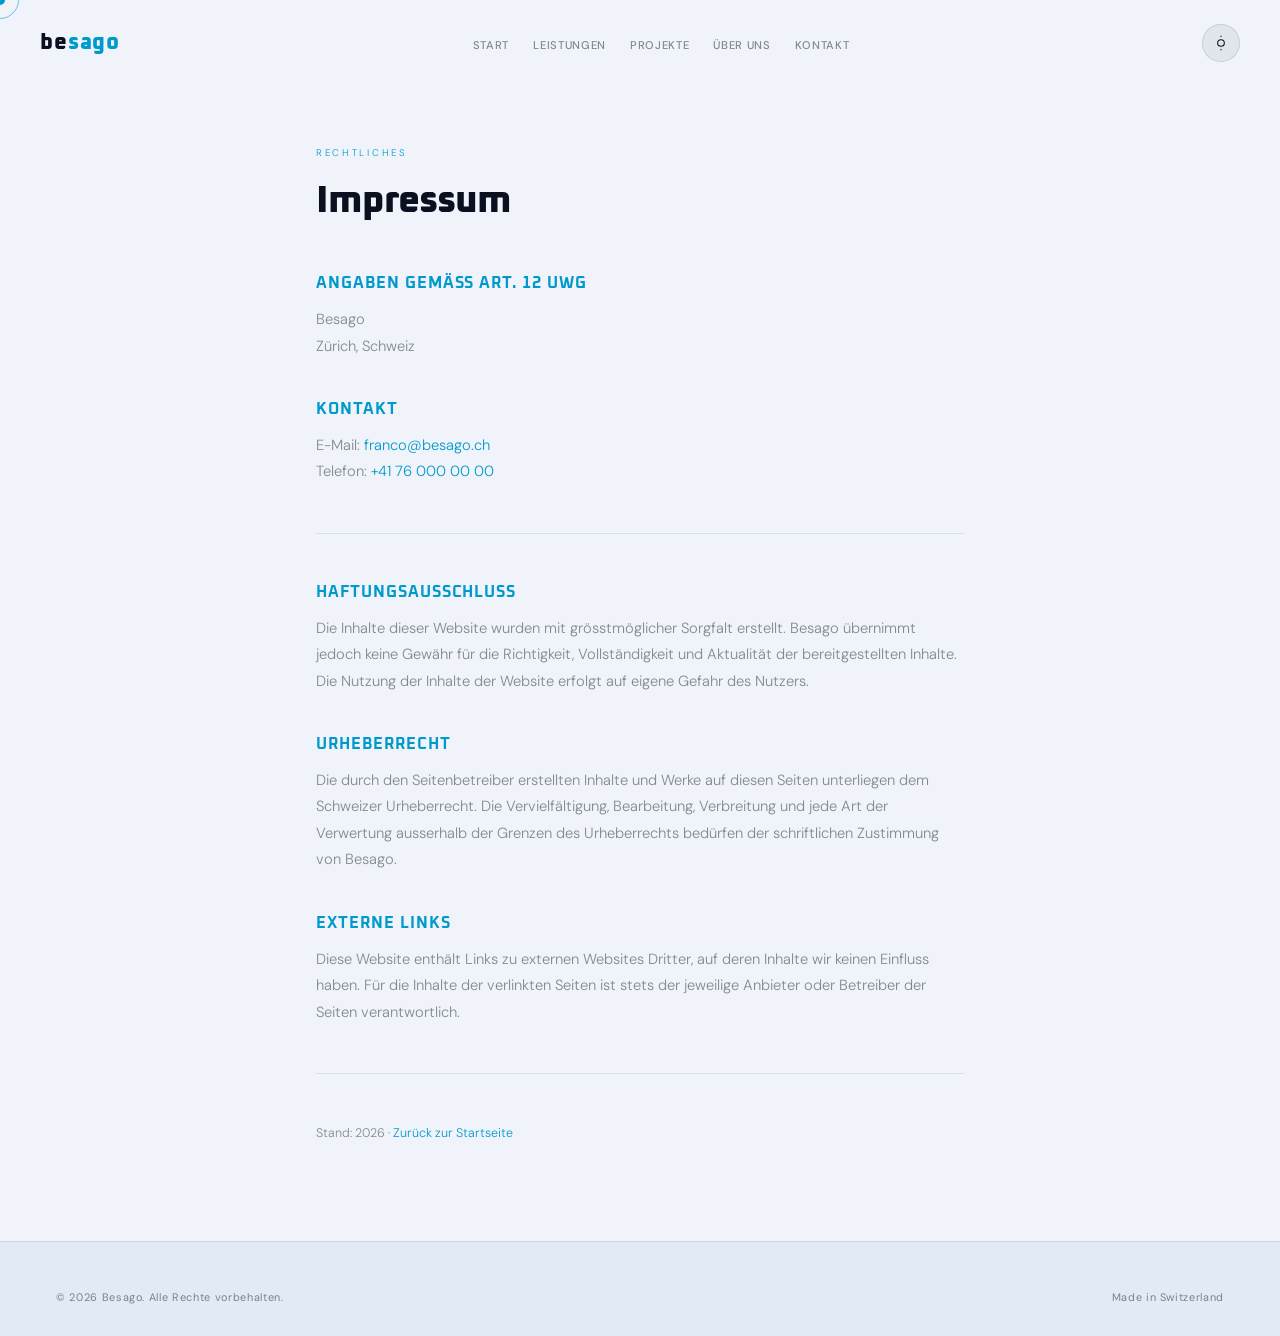
<file: Pages/impressum.html>
<!DOCTYPE html>
<html lang="de" data-theme="light" data-st="cyber">
<head>
<meta charset="UTF-8">
<meta name="viewport" content="width=device-width, initial-scale=1.0">
<title>Impressum – Besago</title>
<meta name="description" content="Impressum und rechtliche Angaben von Besago, Zürich, Schweiz.">
<meta name="robots" content="noindex, follow">
<link rel="preconnect" href="https://fonts.googleapis.com">
<link rel="preconnect" href="https://fonts.gstatic.com" crossorigin>
<link href="https://fonts.googleapis.com/css2?family=Oxanium:wght@400;600;700;800&family=DM+Sans:wght@300;400&display=swap" rel="stylesheet">
<script>(function(){var st=localStorage.getItem('bsg-style'),th=localStorage.getItem('bsg-theme');if(st)document.documentElement.dataset.st=st;if(th)document.documentElement.dataset.theme=th;var f={neon:'Space+Mono:wght@400;700',ocean:'Playfair+Display:ital,wght@0,700;1,400',ember:'Bebas+Neue',sage:'Lora:ital,wght@0,400;0,600;1,400'};if(st&&f[st]){var l=document.createElement('link');l.rel='stylesheet';l.href='https://fonts.googleapis.com/css2?family='+f[st]+'&display=swap';document.head.appendChild(l);}})();</script>
<style>
:root{--bg:#07090e;--bg2:#0c0f18;--text:#e8eaf0;--muted:rgba(232,234,240,.42);--border:rgba(232,234,240,.07);--card-bg:rgba(232,234,240,.025);--card-bg2:rgba(232,234,240,.05);--accent:#00e5ff;--accent2:#7b61ff;--shadow:rgba(0,229,255,.35);--tog-bg:rgba(232,234,240,.06);--tog-bd:rgba(232,234,240,.1);--hf:'Oxanium',sans-serif;--bf:'DM Sans',sans-serif;}
html[data-theme="light"]{--bg:#f0f4fa;--bg2:#e2eaf5;--text:#0a1020;--muted:rgba(10,16,32,.48);--border:rgba(10,16,32,.09);--card-bg:rgba(10,16,32,.03);--card-bg2:rgba(10,16,32,.055);--accent:#0099cc;--accent2:#5535cc;--shadow:rgba(0,153,204,.3);--tog-bg:rgba(10,16,32,.06);--tog-bd:rgba(10,16,32,.12);}
html[data-st="neon"]{--bg:#06000a;--bg2:#0e0018;--text:#f5e8ff;--muted:rgba(245,232,255,.42);--border:rgba(245,232,255,.07);--card-bg:rgba(245,232,255,.025);--card-bg2:rgba(245,232,255,.05);--accent:#ff2d78;--accent2:#ffe600;--shadow:rgba(255,45,120,.45);--tog-bg:rgba(255,45,120,.1);--tog-bd:rgba(255,45,120,.22);--hf:'Space Mono',monospace;}
html[data-st="neon"][data-theme="light"]{--bg:#fff0f8;--bg2:#ffddf0;--text:#1a0028;--muted:rgba(26,0,40,.5);--border:rgba(26,0,40,.09);--card-bg:rgba(26,0,40,.03);--card-bg2:rgba(26,0,40,.065);--accent:#cc0055;--accent2:#8800cc;--shadow:rgba(204,0,85,.32);--tog-bg:rgba(204,0,85,.08);--tog-bd:rgba(204,0,85,.2);}
html[data-st="ocean"]{--bg:#020e1c;--bg2:#04182c;--text:#cce8f4;--muted:rgba(204,232,244,.42);--border:rgba(204,232,244,.07);--card-bg:rgba(204,232,244,.025);--card-bg2:rgba(204,232,244,.05);--accent:#00d4c0;--accent2:#4da8ff;--shadow:rgba(0,212,192,.38);--tog-bg:rgba(0,212,192,.09);--tog-bd:rgba(0,212,192,.22);--hf:'Playfair Display',serif;}
html[data-st="ocean"][data-theme="light"]{--bg:#eaf8f8;--bg2:#ceeef2;--text:#011820;--muted:rgba(1,24,32,.48);--border:rgba(1,24,32,.09);--card-bg:rgba(1,24,32,.03);--card-bg2:rgba(1,24,32,.065);--accent:#00857a;--accent2:#1a65b8;--shadow:rgba(0,133,122,.3);--tog-bg:rgba(0,133,122,.08);--tog-bd:rgba(0,133,122,.22);}
html[data-st="ember"]{--bg:#0c0200;--bg2:#1c0500;--text:#f8e0c5;--muted:rgba(248,224,197,.42);--border:rgba(248,224,197,.07);--card-bg:rgba(248,224,197,.025);--card-bg2:rgba(248,224,197,.05);--accent:#ff7422;--accent2:#ff2d2d;--shadow:rgba(255,116,34,.42);--tog-bg:rgba(255,116,34,.1);--tog-bd:rgba(255,116,34,.22);--hf:'Bebas Neue',sans-serif;}
html[data-st="ember"][data-theme="light"]{--bg:#fff6ee;--bg2:#ffe8d2;--text:#1e0500;--muted:rgba(30,5,0,.48);--border:rgba(30,5,0,.09);--card-bg:rgba(30,5,0,.03);--card-bg2:rgba(30,5,0,.065);--accent:#c84400;--accent2:#aa0000;--shadow:rgba(200,68,0,.32);--tog-bg:rgba(200,68,0,.08);--tog-bd:rgba(200,68,0,.22);}
html[data-st="sage"]{--bg:#060a05;--bg2:#0c140a;--text:#dceeda;--muted:rgba(220,238,218,.42);--border:rgba(220,238,218,.07);--card-bg:rgba(220,238,218,.025);--card-bg2:rgba(220,238,218,.05);--accent:#52c855;--accent2:#a8c840;--shadow:rgba(82,200,85,.38);--tog-bg:rgba(82,200,85,.1);--tog-bd:rgba(82,200,85,.22);--hf:'Lora',serif;}
html[data-st="sage"][data-theme="light"]{--bg:#f2f6ee;--bg2:#e2edd8;--text:#182010;--muted:rgba(24,32,16,.5);--border:rgba(24,32,16,.09);--card-bg:rgba(24,32,16,.03);--card-bg2:rgba(24,32,16,.065);--accent:#2d7a25;--accent2:#6a7c20;--shadow:rgba(45,122,37,.3);--tog-bg:rgba(45,122,37,.08);--tog-bd:rgba(45,122,37,.22);}

*,*::before,*::after{margin:0;padding:0;box-sizing:border-box;}
*:focus-visible{outline:2px solid var(--accent);outline-offset:3px;}
body{background:var(--bg);color:var(--text);font-family:var(--bf);cursor:none;transition:background .5s,color .5s;}
#cursor{position:fixed;width:10px;height:10px;background:var(--accent);border-radius:50%;pointer-events:none;z-index:9999;transform:translate(-50%,-50%);mix-blend-mode:normal;transition:background .4s,transform .15s;}
#cursor.hov{transform:translate(-50%,-50%) scale(1.7);}
#cursor-ring{position:fixed;width:38px;height:38px;border:1.5px solid color-mix(in srgb,var(--accent) 55%,transparent);border-radius:50%;pointer-events:none;z-index:9998;transform:translate(-50%,-50%);transition:width .2s,height .2s;}
#mainNav{position:fixed;top:0;left:0;right:0;z-index:300;display:flex;align-items:center;justify-content:space-between;padding:1.5rem 2.5rem;transition:background .4s,border-color .4s;border-bottom:1px solid transparent;}
#mainNav.scrolled{background:rgba(240,242,247,.96);backdrop-filter:blur(22px);border-color:var(--border);}
html[data-theme="dark"] #mainNav.scrolled{background:color-mix(in srgb,var(--bg) 92%,transparent);}
.logo{font-family:var(--hf);font-weight:800;font-size:1.35rem;letter-spacing:.04em;color:var(--text);text-decoration:none;cursor:none;transition:color .5s,font-family .5s;}
.logo span{color:var(--accent);}
.nav-links{display:flex;align-items:center;gap:1.5rem;list-style:none;}
.nav-links a{font-weight:500;font-size:.7rem;letter-spacing:.06em;text-transform:uppercase;color:var(--muted);text-decoration:none;cursor:none;transition:color .2s;}
.nav-links a:hover{color:var(--text);}
.nav-btns{display:flex;align-items:center;gap:.6rem;}
.icon-btn{background:var(--tog-bg);border:1px solid var(--tog-bd);color:var(--text);width:38px;height:38px;border-radius:50%;display:flex;align-items:center;justify-content:center;cursor:none;flex-shrink:0;transition:background .2s,transform .25s;}
.icon-btn:hover{background:var(--card-bg2);transform:rotate(22deg);}
.icon-btn svg{width:16px;height:16px;stroke:currentColor;stroke-width:1.6;fill:none;}
html[data-theme="dark"] .icon-sun{display:none;}
html[data-theme="light"] .icon-moon{display:none;}
@media(max-width:1100px){.nav-links{display:none;}}

.page-wrap{padding:9rem 3.5rem 6rem;max-width:760px;margin:0 auto;}
.imp-eye{font-size:.6rem;letter-spacing:.28em;text-transform:uppercase;color:var(--accent);margin-bottom:1rem;}
h1{font-family:var(--hf);font-weight:800;font-size:2.4rem;letter-spacing:-.03em;color:var(--text);margin-bottom:3rem;transition:color .5s,font-family .5s;}
h2{font-family:var(--hf);font-weight:700;font-size:1rem;letter-spacing:.06em;text-transform:uppercase;color:var(--accent);margin:2.5rem 0 .8rem;transition:color .5s,font-family .5s;}
p,address{font-size:.92rem;color:var(--muted);line-height:1.8;font-weight:300;font-style:normal;}
a{color:var(--accent);text-decoration:none;cursor:none;}
a:hover{text-decoration:underline;}
.divider{height:1px;background:var(--border);margin:3rem 0;}

/* FOOTER */
.site-footer{background:var(--bg2);border-top:1px solid var(--border);padding:3rem 3.5rem 2rem;transition:background .5s,border-color .5s;}
.ft-bottom{display:flex;align-items:center;justify-content:space-between;font-size:.68rem;color:var(--muted);letter-spacing:.06em;}
@media(max-width:600px){.page-wrap{padding:8rem 1.4rem 4rem;}.ft-bottom{flex-direction:column;gap:.5rem;text-align:center;}}
</style>
</head>
<body>
<div id="cursor"></div>
<div id="cursor-ring"></div>

<nav id="mainNav">
  <a href="home.html" class="logo">be<span>sago</span></a>
    <ul class="nav-links">
    <li><a href="home.html">Start</a></li>
    <li><a href="service.html">Leistungen</a></li>
    <li><a href="project.html">Projekte</a></li>
    <li><a href="about.html">Über uns</a></li>
    <li><a href="contact.html">Kontakt</a></li>
  </ul>
  <div class="nav-btns">
    <button class="icon-btn" id="themeBtn" aria-label="Theme wechseln">
      <svg class="icon-moon" viewBox="0 0 24 24"><path d="M21 12.79A9 9 0 1 1 11.21 3 7 7 0 0 0 21 12.79z" fill="currentColor" opacity=".15"/><path d="M21 12.79A9 9 0 1 1 11.21 3 7 7 0 0 0 21 12.79z"/></svg>
      <svg class="icon-sun" viewBox="0 0 24 24"><circle cx="12" cy="12" r="5"/><line x1="12" y1="1" x2="12" y2="3"/><line x1="12" y1="21" x2="12" y2="23"/></svg>
    </button>
  </div>
</nav>

<div class="page-wrap">
  <p class="imp-eye">Rechtliches</p>
  <h1>Impressum</h1>

  <h2>Angaben gemäss Art. 12 UWG</h2>
  <address>
    Besago<br>
    Zürich, Schweiz
  </address>

  <h2>Kontakt</h2>
  <p>
    E-Mail: <a href="mailto:franco@besago.ch">franco@besago.ch</a><br>
    Telefon: <a href="tel:+41760000000">+41 76 000 00 00</a>
  </p>

  <div class="divider"></div>

  <h2>Haftungsausschluss</h2>
  <p>Die Inhalte dieser Website wurden mit grösstmöglicher Sorgfalt erstellt. Besago übernimmt jedoch keine Gewähr für die Richtigkeit, Vollständigkeit und Aktualität der bereitgestellten Inhalte. Die Nutzung der Inhalte der Website erfolgt auf eigene Gefahr des Nutzers.</p>

  <h2>Urheberrecht</h2>
  <p>Die durch den Seitenbetreiber erstellten Inhalte und Werke auf diesen Seiten unterliegen dem Schweizer Urheberrecht. Die Vervielfältigung, Bearbeitung, Verbreitung und jede Art der Verwertung ausserhalb der Grenzen des Urheberrechts bedürfen der schriftlichen Zustimmung von Besago.</p>

  <h2>Externe Links</h2>
  <p>Diese Website enthält Links zu externen Websites Dritter, auf deren Inhalte wir keinen Einfluss haben. Für die Inhalte der verlinkten Seiten ist stets der jeweilige Anbieter oder Betreiber der Seiten verantwortlich.</p>

  <div class="divider"></div>

  <p style="font-size:.78rem;">Stand: 2026 · <a href="home.html">Zurück zur Startseite</a></p>
</div>

<footer class="site-footer">
  <div class="ft-bottom">
    <span>© 2026 Besago. Alle Rechte vorbehalten.</span>
    <span>Made in Switzerland</span>
  </div>
</footer>

<script>
const html=document.documentElement;
window.addEventListener('scroll',()=>document.getElementById('mainNav').classList.toggle('scrolled',scrollY>20));
document.getElementById('themeBtn').onclick=()=>{html.dataset.theme=html.dataset.theme==='dark'?'light':'dark';localStorage.setItem('bsg-theme',html.dataset.theme);};
const cur=document.getElementById('cursor'),ring=document.getElementById('cursor-ring');
let cx=0,cy=0,rx=0,ry=0;
document.addEventListener('mousemove',e=>{cx=e.clientX;cy=e.clientY;cur.style.left=cx+'px';cur.style.top=cy+'px';});
(function tick(){rx+=(cx-rx)*.12;ry+=(cy-ry)*.12;ring.style.left=rx+'px';ring.style.top=ry+'px';requestAnimationFrame(tick);})();
document.querySelectorAll('a,button').forEach(el=>{el.addEventListener('mouseenter',()=>{cur.classList.add('hov');ring.style.width='50px';ring.style.height='50px';});el.addEventListener('mouseleave',()=>{cur.classList.remove('hov');ring.style.width='38px';ring.style.height='38px';});});
</script>
</body>
</html>
</file>
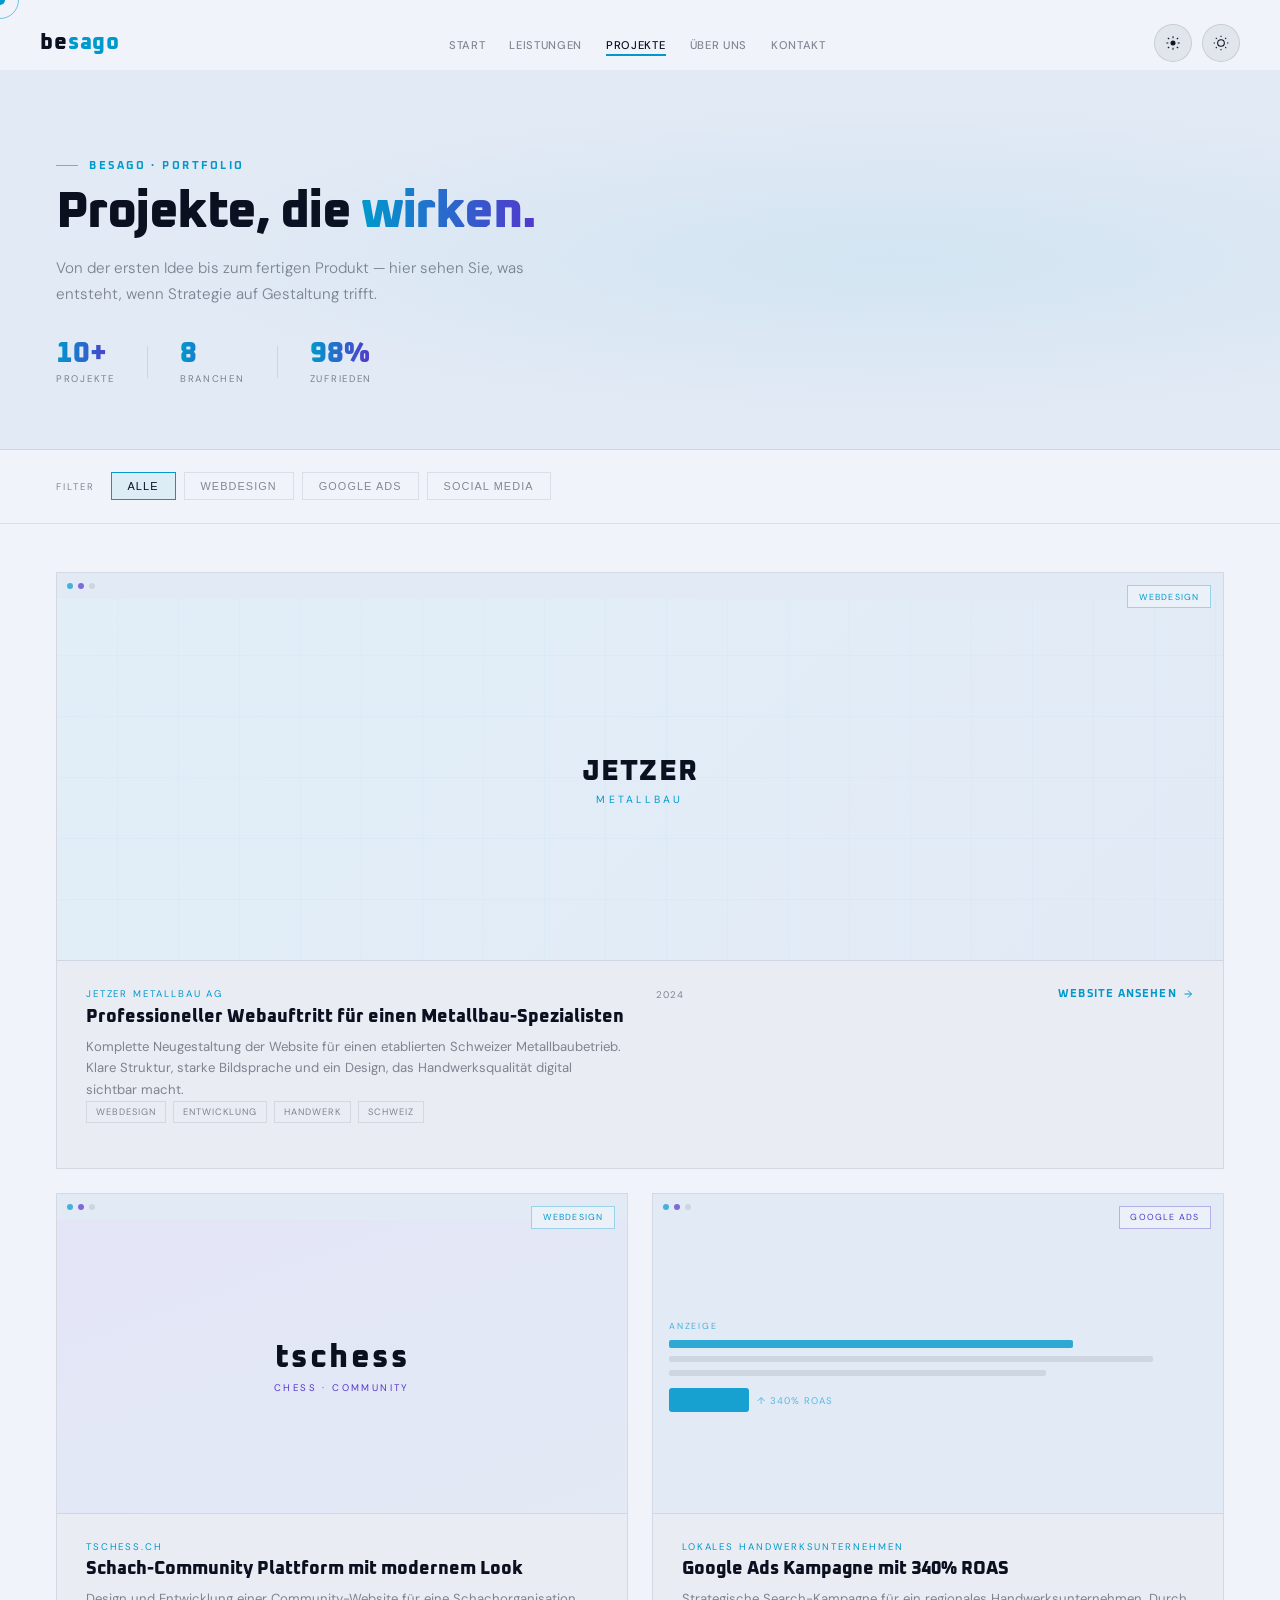
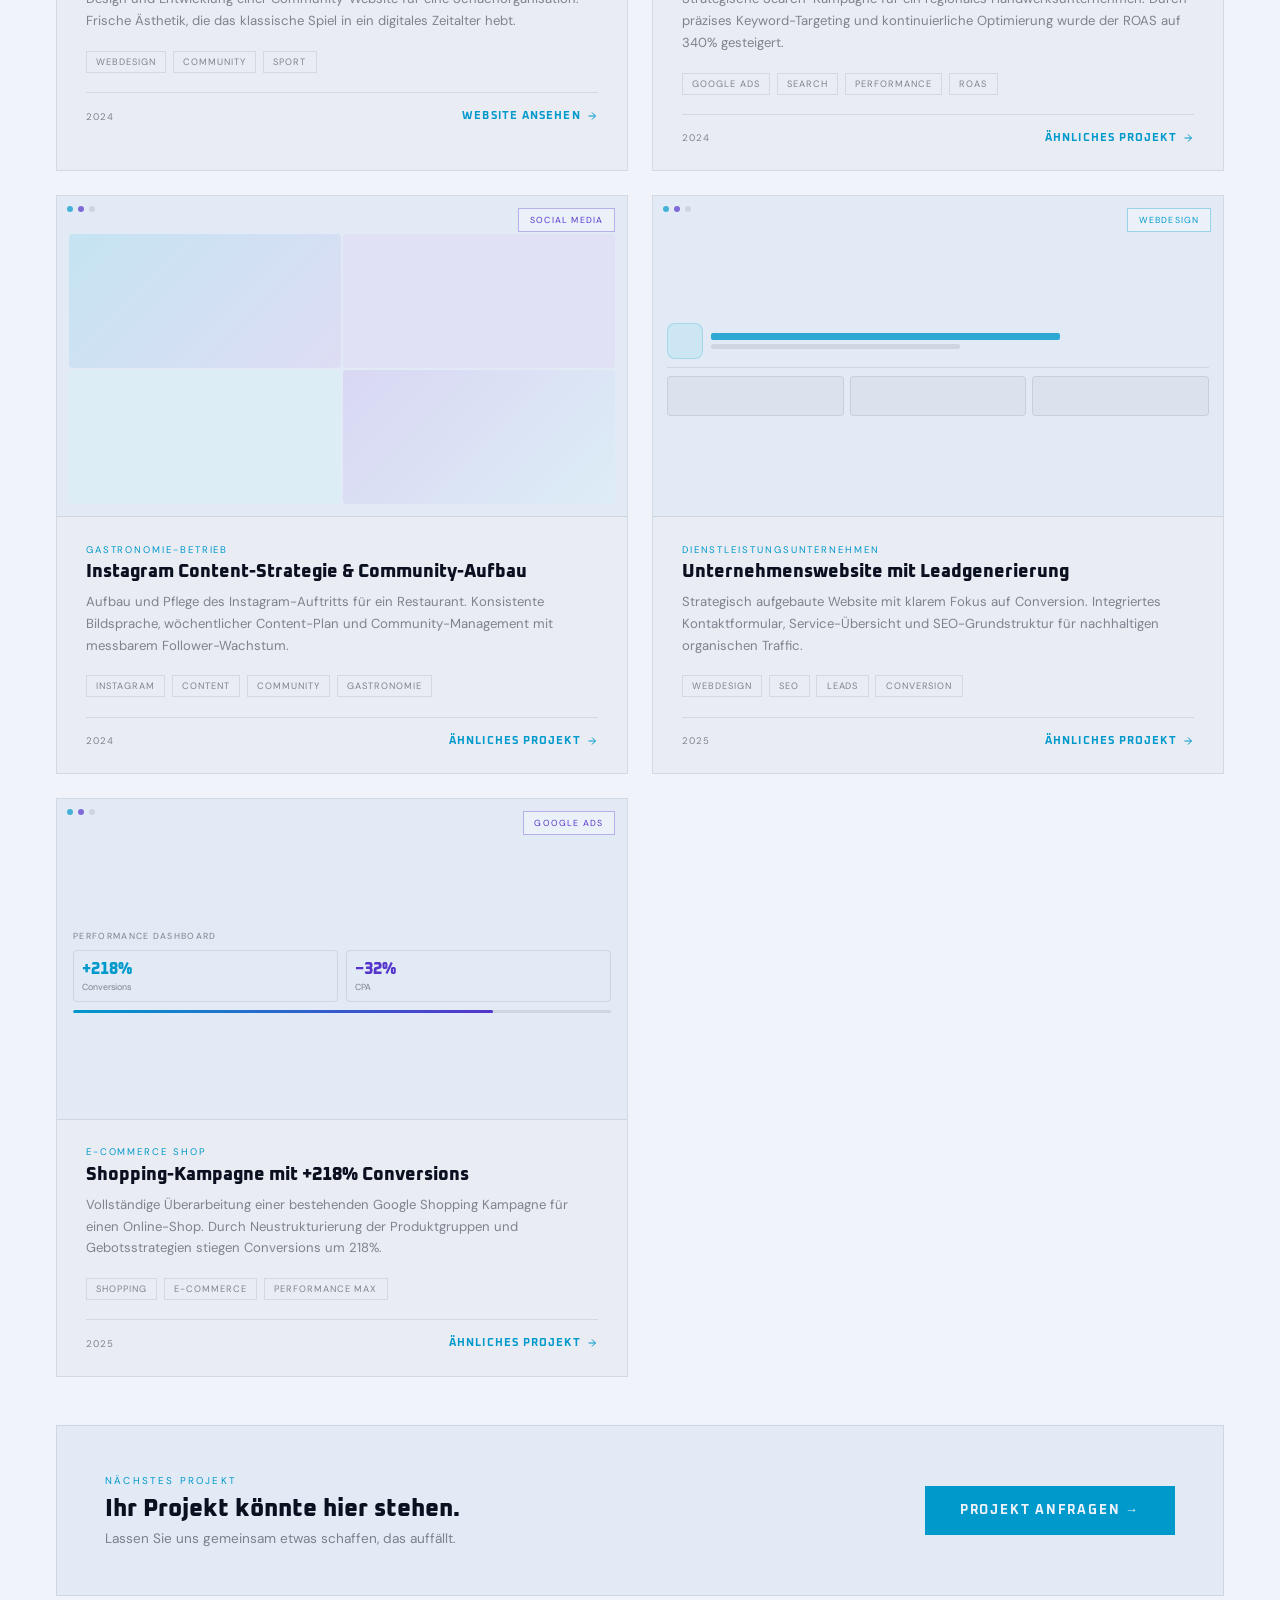
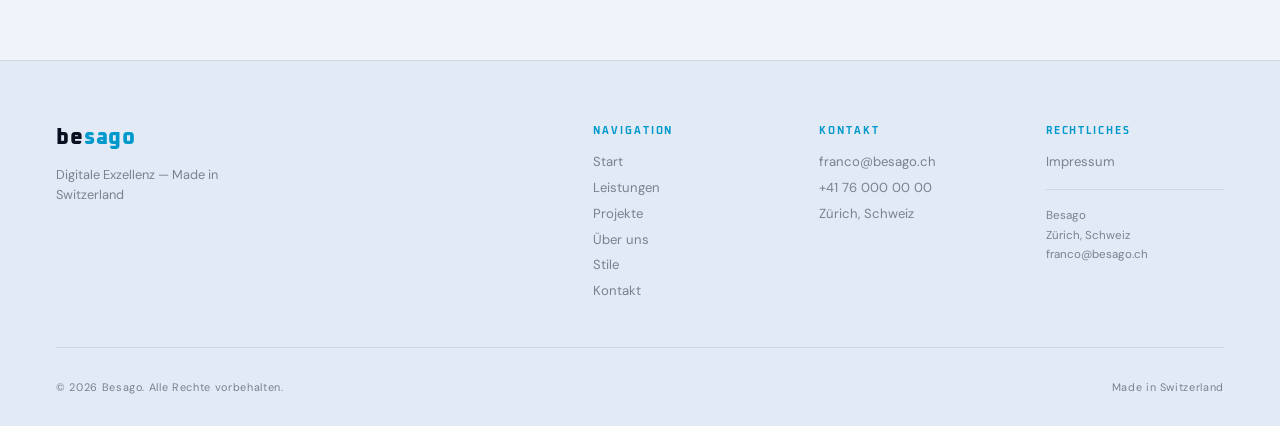
<file: Pages/project.html>
<!DOCTYPE html>
<html lang="de" data-theme="light" data-st="cyber">
<head>
<meta charset="UTF-8">
<meta name="viewport" content="width=device-width, initial-scale=1.0">
<title>Projekte – Besago</title>
<meta name="description" content="Referenzprojekte von Besago: Webdesign, Onlinemarketing und Social Media für Schweizer Unternehmen. Ergebnisse, die für sich sprechen.">
<meta property="og:title" content="Projekte – Besago">
<meta property="og:description" content="Von Metallbau bis Finanzdienstleistungen — Besago realisiert digitale Projekte, die wirken.">
<meta property="og:type" content="website">
<meta name="robots" content="index, follow">
<link rel="preconnect" href="https://fonts.googleapis.com">
<link rel="preconnect" href="https://fonts.gstatic.com" crossorigin>
<link href="https://fonts.googleapis.com/css2?family=Oxanium:wght@400;600;700;800&family=DM+Sans:wght@300;400&display=swap" rel="stylesheet">
<script>(function(){var st=localStorage.getItem('bsg-style'),th=localStorage.getItem('bsg-theme');if(st)document.documentElement.dataset.st=st;if(th)document.documentElement.dataset.theme=th;var f={neon:'Space+Mono:wght@400;700',ocean:'Playfair+Display:ital,wght@0,700;1,400',ember:'Bebas+Neue',sage:'Lora:ital,wght@0,400;0,600;1,400'};if(st&&f[st]){var l=document.createElement('link');l.rel='stylesheet';l.href='https://fonts.googleapis.com/css2?family='+f[st]+'&display=swap';document.head.appendChild(l);}})();</script>
<style>
:root{--bg:#07090e;--bg2:#0c0f18;--text:#e8eaf0;--muted:rgba(232,234,240,.42);--border:rgba(232,234,240,.07);--card-bg:rgba(232,234,240,.025);--card-bg2:rgba(232,234,240,.05);--accent:#00e5ff;--accent2:#7b61ff;--shadow:rgba(0,229,255,.35);--tog-bg:rgba(232,234,240,.06);--tog-bd:rgba(232,234,240,.1);--hf:'Oxanium',sans-serif;--bf:'DM Sans',sans-serif;}
html[data-theme="light"]{--bg:#f0f4fa;--bg2:#e2eaf5;--text:#0a1020;--muted:rgba(10,16,32,.48);--border:rgba(10,16,32,.09);--card-bg:rgba(10,16,32,.03);--card-bg2:rgba(10,16,32,.055);--accent:#0099cc;--accent2:#5535cc;--shadow:rgba(0,153,204,.3);--tog-bg:rgba(10,16,32,.06);--tog-bd:rgba(10,16,32,.12);}
html[data-st="neon"]{--bg:#06000a;--bg2:#0e0018;--text:#f5e8ff;--muted:rgba(245,232,255,.42);--border:rgba(245,232,255,.07);--card-bg:rgba(245,232,255,.025);--card-bg2:rgba(245,232,255,.05);--accent:#ff2d78;--accent2:#ffe600;--shadow:rgba(255,45,120,.45);--tog-bg:rgba(255,45,120,.1);--tog-bd:rgba(255,45,120,.22);--hf:'Space Mono',monospace;}
html[data-st="neon"][data-theme="light"]{--bg:#fff0f8;--bg2:#ffddf0;--text:#1a0028;--muted:rgba(26,0,40,.5);--border:rgba(26,0,40,.09);--card-bg:rgba(26,0,40,.03);--card-bg2:rgba(26,0,40,.065);--accent:#cc0055;--accent2:#8800cc;--shadow:rgba(204,0,85,.32);--tog-bg:rgba(204,0,85,.08);--tog-bd:rgba(204,0,85,.2);}
html[data-st="ocean"]{--bg:#020e1c;--bg2:#04182c;--text:#cce8f4;--muted:rgba(204,232,244,.42);--border:rgba(204,232,244,.07);--card-bg:rgba(204,232,244,.025);--card-bg2:rgba(204,232,244,.05);--accent:#00d4c0;--accent2:#4da8ff;--shadow:rgba(0,212,192,.38);--tog-bg:rgba(0,212,192,.09);--tog-bd:rgba(0,212,192,.22);--hf:'Playfair Display',serif;}
html[data-st="ocean"][data-theme="light"]{--bg:#eaf8f8;--bg2:#ceeef2;--text:#011820;--muted:rgba(1,24,32,.48);--border:rgba(1,24,32,.09);--card-bg:rgba(1,24,32,.03);--card-bg2:rgba(1,24,32,.065);--accent:#00857a;--accent2:#1a65b8;--shadow:rgba(0,133,122,.3);--tog-bg:rgba(0,133,122,.08);--tog-bd:rgba(0,133,122,.22);}
html[data-st="ember"]{--bg:#0c0200;--bg2:#1c0500;--text:#f8e0c5;--muted:rgba(248,224,197,.42);--border:rgba(248,224,197,.07);--card-bg:rgba(248,224,197,.025);--card-bg2:rgba(248,224,197,.05);--accent:#ff7422;--accent2:#ff2d2d;--shadow:rgba(255,116,34,.42);--tog-bg:rgba(255,116,34,.1);--tog-bd:rgba(255,116,34,.22);--hf:'Bebas Neue',sans-serif;}
html[data-st="ember"][data-theme="light"]{--bg:#fff6ee;--bg2:#ffe8d2;--text:#1e0500;--muted:rgba(30,5,0,.48);--border:rgba(30,5,0,.09);--card-bg:rgba(30,5,0,.03);--card-bg2:rgba(30,5,0,.065);--accent:#c84400;--accent2:#aa0000;--shadow:rgba(200,68,0,.32);--tog-bg:rgba(200,68,0,.08);--tog-bd:rgba(200,68,0,.22);}
html[data-st="sage"]{--bg:#060a05;--bg2:#0c140a;--text:#dceeda;--muted:rgba(220,238,218,.42);--border:rgba(220,238,218,.07);--card-bg:rgba(220,238,218,.025);--card-bg2:rgba(220,238,218,.05);--accent:#52c855;--accent2:#a8c840;--shadow:rgba(82,200,85,.38);--tog-bg:rgba(82,200,85,.1);--tog-bd:rgba(82,200,85,.22);--hf:'Lora',serif;}
html[data-st="sage"][data-theme="light"]{--bg:#f2f6ee;--bg2:#e2edd8;--text:#182010;--muted:rgba(24,32,16,.5);--border:rgba(24,32,16,.09);--card-bg:rgba(24,32,16,.03);--card-bg2:rgba(24,32,16,.065);--accent:#2d7a25;--accent2:#6a7c20;--shadow:rgba(45,122,37,.3);--tog-bg:rgba(45,122,37,.08);--tog-bd:rgba(45,122,37,.22);}

*,*::before,*::after{margin:0;padding:0;box-sizing:border-box;}
*:focus-visible{outline:2px solid var(--accent);outline-offset:3px;}
html{scroll-behavior:smooth;}
body{background:var(--bg);color:var(--text);font-family:var(--bf);overflow-x:hidden;cursor:none;transition:background .5s,color .5s;}

#cursor{position:fixed;width:10px;height:10px;background:var(--accent);border-radius:50%;pointer-events:none;z-index:9999;transform:translate(-50%,-50%);mix-blend-mode:normal;transition:background .4s,transform .15s;}
#cursor.hov{transform:translate(-50%,-50%) scale(1.7);}
#cursor-ring{position:fixed;width:38px;height:38px;border:1.5px solid color-mix(in srgb,var(--accent) 55%,transparent);border-radius:50%;pointer-events:none;z-index:9998;transform:translate(-50%,-50%);transition:width .2s,height .2s,border-color .2s;}

/* NAV */
#mainNav{position:fixed;top:0;left:0;right:0;z-index:300;display:flex;align-items:center;justify-content:space-between;padding:1.5rem 2.5rem;transition:background .4s,border-color .4s;border-bottom:1px solid transparent;}
#mainNav.scrolled{background:rgba(240,242,247,.96);backdrop-filter:blur(22px);border-color:var(--border);}
html[data-theme="dark"] #mainNav.scrolled{background:color-mix(in srgb,var(--bg) 92%,transparent);}
.logo{font-family:var(--hf);font-weight:800;font-size:1.35rem;letter-spacing:.04em;color:var(--text);text-decoration:none;transition:color .5s,font-family .5s;cursor:none;}
.logo span{color:var(--accent);}
.nav-links{display:flex;align-items:center;gap:1.5rem;list-style:none;}
.nav-links a{font-weight:500;font-size:.7rem;letter-spacing:.06em;text-transform:uppercase;color:var(--muted);text-decoration:none;cursor:none;transition:color .2s;position:relative;}
.nav-links a::after{content:'';position:absolute;bottom:-4px;left:0;right:0;height:1.5px;background:var(--accent);transform:scaleX(0);transform-origin:left;transition:transform .3s cubic-bezier(.22,1,.36,1);}
.nav-links a:hover,.nav-links a.on{color:var(--text);}
.nav-links a:hover::after,.nav-links a.on::after{transform:scaleX(1);}
.nav-btns{display:flex;align-items:center;gap:.6rem;}
.icon-btn{background:var(--tog-bg);border:1px solid var(--tog-bd);color:var(--text);width:38px;height:38px;border-radius:50%;display:flex;align-items:center;justify-content:center;cursor:none;flex-shrink:0;transition:background .2s,transform .25s;}
.icon-btn:hover{background:var(--card-bg2);transform:rotate(22deg);}
.icon-btn svg{width:16px;height:16px;stroke:currentColor;stroke-width:1.6;fill:none;}
html[data-theme="dark"] .icon-sun{display:none;}
html[data-theme="light"] .icon-moon{display:none;}

/* PAGE LAYOUT */
.page-wrap{padding-top:70px;min-height:100vh;}

/* PAGE HEADER */
.page-hero{padding:5rem 3.5rem 4rem;border-bottom:1px solid var(--border);background:var(--bg2);position:relative;overflow:hidden;}
.page-hero::after{content:'';position:absolute;inset:0;background:radial-gradient(ellipse at 70% 50%,color-mix(in srgb,var(--accent) 7%,transparent),transparent 60%);pointer-events:none;}
.ph-eye{font-size:.7rem;font-family:var(--hf);font-weight:700;letter-spacing:.22em;text-transform:uppercase;color:var(--accent);margin-bottom:.8rem;display:inline-flex;align-items:center;gap:.7rem;}
.ph-eye::before{content:'';width:22px;height:1px;background:var(--accent);opacity:.6;}
.ph-title{font-family:var(--hf);font-size:clamp(2.2rem,4vw,3.4rem);font-weight:800;line-height:1.1;letter-spacing:-.03em;color:var(--text);}
.ph-title em{font-style:normal;background:linear-gradient(90deg,var(--accent),var(--accent2));-webkit-background-clip:text;-webkit-text-fill-color:transparent;background-clip:text;}
.ph-sub{font-size:.95rem;color:var(--muted);font-weight:300;line-height:1.7;max-width:480px;margin-top:.9rem;}
.ph-meta{display:flex;align-items:center;gap:2rem;margin-top:2rem;flex-wrap:wrap;}
.ph-stat{display:flex;flex-direction:column;}
.ph-stat-val{font-family:var(--hf);font-size:1.8rem;font-weight:800;background:linear-gradient(90deg,var(--accent),var(--accent2));-webkit-background-clip:text;-webkit-text-fill-color:transparent;background-clip:text;line-height:1;}
.ph-stat-lbl{font-size:.6rem;letter-spacing:.18em;text-transform:uppercase;color:var(--muted);margin-top:.2rem;}
.ph-stat-div{width:1px;height:32px;background:var(--border);}

/* FILTER BAR */
.filter-bar{display:flex;align-items:center;gap:.5rem;padding:1.4rem 3.5rem;border-bottom:1px solid var(--border);background:var(--bg);position:sticky;top:70px;z-index:100;flex-wrap:wrap;transition:background .5s;}
.filter-lbl{font-size:.6rem;letter-spacing:.2em;text-transform:uppercase;color:var(--muted);margin-right:.5rem;flex-shrink:0;}
.filter-btn{font-size:.68rem;letter-spacing:.1em;text-transform:uppercase;padding:.45rem 1rem;border:1px solid var(--border);background:transparent;color:var(--muted);cursor:pointer;transition:color .2s,border-color .2s,background .2s;}
.filter-btn:hover{color:var(--text);border-color:color-mix(in srgb,var(--accent) 30%,transparent);}
.filter-btn.on{color:var(--text);border-color:var(--accent);background:color-mix(in srgb,var(--accent) 8%,transparent);}

/* PROJECTS GRID */
.projects-grid{padding:3rem 3.5rem;display:grid;grid-template-columns:repeat(auto-fill,minmax(380px,1fr));gap:1.5rem;}
.proj-card{border:1px solid var(--border);background:var(--card-bg);position:relative;overflow:hidden;cursor:pointer;transition:border-color .3s,transform .3s;}
.proj-card:hover{border-color:color-mix(in srgb,var(--accent) 35%,transparent);transform:translateY(-4px);}
.proj-card[data-cat="web"].hidden,.proj-card[data-cat="ads"].hidden,.proj-card[data-cat="social"].hidden{display:none;}

/* CARD VISUAL */
.pc-visual{width:100%;aspect-ratio:16/9;background:var(--bg2);position:relative;overflow:hidden;border-bottom:1px solid var(--border);}
.pc-visual-inner{position:absolute;inset:0;display:flex;flex-direction:column;}
.pc-vbar{height:26px;display:flex;align-items:center;gap:5px;padding:0 10px;flex-shrink:0;}
.pc-vdot{width:6px;height:6px;border-radius:50%;}
.pc-vcontent{flex:1;display:grid;grid-template-columns:1fr 2fr;gap:0;}
.pc-vsidebar{border-right:1px solid;display:flex;flex-direction:column;gap:6px;padding:10px 8px;}
.pc-vline{border-radius:2px;height:6px;}
.pc-vmain{display:flex;flex-direction:column;gap:8px;padding:10px 12px;}
.pc-vhero{border-radius:3px;flex:1;}
.pc-vrow{display:flex;gap:6px;}
.pc-vcard{border-radius:3px;flex:1;height:28px;}
.pc-tag{position:absolute;top:12px;right:12px;font-size:.55rem;letter-spacing:.14em;text-transform:uppercase;padding:.3rem .65rem;border:1px solid;backdrop-filter:blur(8px);}

/* CARD BODY */
.pc-body{padding:1.6rem 1.8rem;}
.pc-client{font-size:.6rem;letter-spacing:.2em;text-transform:uppercase;color:var(--accent);margin-bottom:.35rem;}
.pc-title{font-family:var(--hf);font-size:1.15rem;font-weight:800;color:var(--text);margin-bottom:.5rem;line-height:1.2;}
.pc-desc{font-size:.82rem;color:var(--muted);line-height:1.65;margin-bottom:1.2rem;}
.pc-chips{display:flex;flex-wrap:wrap;gap:.4rem;margin-bottom:1.2rem;}
.pc-chip{font-size:.58rem;letter-spacing:.1em;text-transform:uppercase;padding:.25rem .6rem;border:1px solid var(--border);color:var(--muted);}
.pc-footer{display:flex;align-items:center;justify-content:space-between;border-top:1px solid var(--border);padding-top:1rem;}
.pc-year{font-size:.6rem;letter-spacing:.12em;color:var(--muted);}
.pc-link{display:inline-flex;align-items:center;gap:.35rem;font-family:var(--hf);font-size:.68rem;font-weight:700;letter-spacing:.1em;text-transform:uppercase;color:var(--accent);text-decoration:none;transition:gap .2s;}
.pc-link:hover{gap:.55rem;}
.pc-link svg{width:12px;height:12px;stroke:currentColor;stroke-width:2;fill:none;}

/* FEATURED CARD (WIDE) */
.proj-card.featured{grid-column:1 / -1;}
.proj-card.featured .pc-visual{aspect-ratio:21/7;}
.proj-card.featured .pc-body{display:grid;grid-template-columns:1fr 1fr;gap:2rem;align-items:start;}
.proj-card.featured .pc-desc{margin-bottom:0;}

/* CTA STRIP */
.cta-strip{margin:0 3.5rem 4rem;padding:3rem;border:1px solid var(--border);background:var(--bg2);display:flex;align-items:center;justify-content:space-between;gap:2rem;flex-wrap:wrap;}
.cta-strip-text{}
.cta-strip-eye{font-size:.62rem;letter-spacing:.22em;text-transform:uppercase;color:var(--accent);margin-bottom:.5rem;}
.cta-strip-title{font-family:var(--hf);font-size:1.5rem;font-weight:800;color:var(--text);line-height:1.2;}
.cta-strip-sub{font-size:.85rem;color:var(--muted);margin-top:.4rem;}
.cta-btn{display:inline-flex;align-items:center;gap:.6rem;font-family:var(--hf);font-size:.8rem;font-weight:700;letter-spacing:.14em;text-transform:uppercase;color:var(--bg);background:var(--accent);border:none;padding:1rem 2.2rem;cursor:pointer;text-decoration:none;white-space:nowrap;transition:opacity .2s;}
.cta-btn:hover{}

/* MOBILE NAV */
.ham-btn{display:none;flex-direction:column;justify-content:center;gap:5px;width:38px;height:38px;background:var(--tog-bg);border:1px solid var(--tog-bd);border-radius:50%;cursor:pointer;padding:9px 10px;flex-shrink:0;transition:background .2s,transform .2s;}
.ham-btn span{display:block;height:1.5px;background:var(--text);border-radius:2px;transition:transform .35s cubic-bezier(.22,1,.36,1),opacity .2s,width .2s;}
.ham-btn span:last-child{width:65%;}
.ham-btn.open span:first-child{transform:translateY(6.5px) rotate(45deg);}
.ham-btn.open span:nth-child(2){opacity:0;transform:scaleX(0);}
.ham-btn.open span:last-child{width:100%;transform:translateY(-6.5px) rotate(-45deg);}
.mob-nav{position:fixed;inset:0;z-index:290;display:flex;flex-direction:column;pointer-events:none;}
.mob-nav-overlay{position:absolute;inset:0;background:rgba(0,0,0,.55);opacity:0;transition:opacity .4s;}
.mob-nav-drawer{position:absolute;top:0;right:0;bottom:0;width:min(300px,85vw);background:var(--bg2);border-left:1px solid var(--border);display:flex;flex-direction:column;padding:5rem 2rem 2rem;gap:.4rem;transform:translateX(100%);transition:transform .4s cubic-bezier(.22,1,.36,1);}
.mob-nav.open{pointer-events:all;}
.mob-nav.open .mob-nav-overlay{opacity:1;}
.mob-nav.open .mob-nav-drawer{transform:translateX(0);}
.mob-nav-links{list-style:none;display:flex;flex-direction:column;gap:.3rem;flex:1;}
.mob-nav-links li a{display:flex;align-items:center;gap:.8rem;font-weight:500;font-size:.9rem;letter-spacing:.1em;text-transform:uppercase;color:var(--muted);text-decoration:none;padding:.75rem 1rem;border:1px solid transparent;transition:color .2s,border-color .2s,background .2s;position:relative;}
.mob-nav-links li a::before{content:'';position:absolute;left:0;top:15%;bottom:15%;width:2px;background:var(--accent);transform:scaleY(0);transition:transform .3s cubic-bezier(.22,1,.36,1);}
.mob-nav-links li a:hover,.mob-nav-links li a.on{color:var(--text);background:var(--card-bg2);border-color:var(--border);}
.mob-nav-links li a.on::before{transform:scaleY(1);}
.mob-nav-divider{height:1px;background:var(--border);margin:.8rem 0;}
.mob-nav-btns{display:flex;gap:.6rem;align-items:center;}
.mob-nav-btns .mob-theme-btn,.mob-nav-btns .mob-cycle-btn{background:var(--card-bg);border:1px solid var(--border);color:var(--text);flex:1;height:40px;border-radius:4px;display:flex;align-items:center;justify-content:center;gap:.5rem;cursor:pointer;font-size:.65rem;letter-spacing:.1em;text-transform:uppercase;transition:background .2s,border-color .2s;}
.mob-nav-btns .mob-theme-btn:hover,.mob-nav-btns .mob-cycle-btn:hover{background:var(--card-bg2);border-color:color-mix(in srgb,var(--accent) 35%,transparent);}
.mob-nav-btns svg{width:14px;height:14px;stroke:currentColor;stroke-width:1.6;fill:none;flex-shrink:0;}
html[data-theme="dark"] .mob-icon-sun{display:none;}
html[data-theme="light"] .mob-icon-moon{display:none;}

[data-r]{opacity:0;transform:translateY(20px);transition:opacity .65s ease,transform .65s ease;}
[data-r].vis{opacity:1;transform:none;}
[data-r][data-d="1"]{transition-delay:.1s;}
[data-r][data-d="2"]{transition-delay:.2s;}
[data-r][data-d="3"]{transition-delay:.3s;}

@media(max-width:1100px){
  .ham-btn{display:flex;}
  .nav-links{display:none;}
  .projects-grid{padding:2rem 1.4rem;grid-template-columns:1fr;}
  .page-hero{padding:3rem 1.4rem 2.5rem;}
  .filter-bar{padding:1rem 1.4rem;}
  .cta-strip{margin:0 1.4rem 3rem;flex-direction:column;align-items:flex-start;}
  .proj-card.featured .pc-body{grid-template-columns:1fr;}
  #mainNav{padding:1.2rem 1.8rem;}
}
.site-footer{background:var(--bg2);border-top:1px solid var(--border);padding:4rem 3.5rem 2rem;transition:background .5s,border-color .5s;}
.ft-inner{display:flex;gap:4rem;margin-bottom:3rem;}
.ft-brand{flex:1.5;}
.ft-brand .logo{display:inline-block;margin-bottom:.8rem;}
.ft-tagline{font-size:.8rem;color:var(--muted);line-height:1.6;max-width:220px;}
.ft-cols{display:flex;gap:3rem;flex:2;}
.ft-col{flex:1;}
.ft-col-title{font-family:var(--hf);font-size:.6rem;font-weight:700;letter-spacing:.2em;text-transform:uppercase;color:var(--accent);margin-bottom:1rem;transition:color .5s,font-family .5s;}
.ft-col ul{list-style:none;display:flex;flex-direction:column;gap:.55rem;}
.ft-col ul li a{font-size:.82rem;color:var(--muted);text-decoration:none;cursor:none;transition:color .2s;}
.ft-col ul li a:hover{color:var(--text);}
.ft-col ul li{font-size:.82rem;color:var(--muted);}
.ft-impressum{margin-top:1.2rem;font-size:.72rem;color:var(--muted);line-height:1.7;padding-top:1rem;border-top:1px solid var(--border);}
.ft-bottom{padding-top:2rem;border-top:1px solid var(--border);display:flex;align-items:center;justify-content:space-between;font-size:.68rem;color:var(--muted);letter-spacing:.06em;}
@media(max-width:768px){.ft-inner{flex-direction:column;gap:2rem;}.ft-cols{flex-wrap:wrap;gap:1.5rem;}.ft-bottom{flex-direction:column;gap:.5rem;text-align:center;}}
</style>
</head>
<body>
<div id="cursor"></div>
<div id="cursor-ring"></div>

<nav id="mainNav">
  <a href="home.html" class="logo">be<span>sago</span></a>
    <ul class="nav-links">
    <li><a href="home.html">Start</a></li>
    <li><a href="service.html">Leistungen</a></li>
    <li><a href="project.html" class="on">Projekte</a></li>
    <li><a href="about.html">Über uns</a></li>
    <li><a href="contact.html">Kontakt</a></li>
  </ul>
  <div class="nav-btns">
    <button class="icon-btn" id="navCycleBtn" title="Style wechseln">
      <svg viewBox="0 0 24 24"><circle cx="12" cy="12" r="3" fill="currentColor"/><path d="M12 2v3M12 19v3M4.22 4.22l2.12 2.12M17.66 17.66l2.12 2.12M2 12h3M19 12h3M4.22 19.78l2.12-2.12M17.66 6.34l2.12-2.12"/></svg>
    </button>
    <button class="icon-btn" id="themeBtn">
      <svg class="icon-moon" viewBox="0 0 24 24"><path d="M21 12.79A9 9 0 1 1 11.21 3 7 7 0 0 0 21 12.79z" fill="currentColor" opacity=".15"/><path d="M21 12.79A9 9 0 1 1 11.21 3 7 7 0 0 0 21 12.79z"/></svg>
      <svg class="icon-sun" viewBox="0 0 24 24"><circle cx="12" cy="12" r="5"/><line x1="12" y1="1" x2="12" y2="3"/><line x1="12" y1="21" x2="12" y2="23"/><line x1="4.22" y1="4.22" x2="5.64" y2="5.64"/><line x1="18.36" y1="18.36" x2="19.78" y2="19.78"/><line x1="1" y1="12" x2="3" y2="12"/><line x1="21" y1="12" x2="23" y2="12"/><line x1="4.22" y1="19.78" x2="5.64" y2="18.36"/><line x1="18.36" y1="5.64" x2="19.78" y2="4.22"/></svg>
    </button>
  </div>
  <button class="ham-btn" id="hamBtn" aria-label="Menü öffnen">
    <span></span><span></span><span></span>
  </button>
</nav>

<div class="mob-nav" id="mobNav">
  <div class="mob-nav-overlay"></div>
  <div class="mob-nav-drawer">
        <ul class="mob-nav-links">
      <li><a href="home.html">Start</a></li>
      <li><a href="service.html">Leistungen</a></li>
      <li><a href="project.html" class="on">Projekte</a></li>
      <li><a href="about.html">Über uns</a></li>
      <li><a href="contact.html">Kontakt</a></li>
    </ul>
    <div class="mob-nav-divider"></div>
    <div class="mob-nav-btns">
      <button class="mob-cycle-btn" id="mobCycleBtn">
        <svg viewBox="0 0 24 24"><circle cx="12" cy="12" r="3" fill="currentColor"/><path d="M12 2v3M12 19v3M4.22 4.22l2.12 2.12M17.66 17.66l2.12 2.12M2 12h3M19 12h3M4.22 19.78l2.12-2.12M17.66 6.34l2.12-2.12"/></svg>
        Style
      </button>
      <button class="mob-theme-btn" id="mobThemeBtn">
        <svg class="mob-icon-moon" viewBox="0 0 24 24"><path d="M21 12.79A9 9 0 1 1 11.21 3 7 7 0 0 0 21 12.79z"/></svg>
        <svg class="mob-icon-sun" viewBox="0 0 24 24"><circle cx="12" cy="12" r="5"/><line x1="12" y1="1" x2="12" y2="3"/><line x1="12" y1="21" x2="12" y2="23"/><line x1="4.22" y1="4.22" x2="5.64" y2="5.64"/><line x1="18.36" y1="18.36" x2="19.78" y2="19.78"/><line x1="1" y1="12" x2="3" y2="12"/><line x1="21" y1="12" x2="23" y2="12"/><line x1="4.22" y1="19.78" x2="5.64" y2="18.36"/><line x1="18.36" y1="5.64" x2="19.78" y2="4.22"/></svg>
        Modus
      </button>
    </div>
  </div>
</div>

<div class="page-wrap">

  <!-- HEADER -->
  <div class="page-hero" data-r>
    <div class="ph-eye">Besago · Portfolio</div>
    <h1 class="ph-title">Projekte, die <em>wirken.</em></h1>
    <p class="ph-sub">Von der ersten Idee bis zum fertigen Produkt — hier sehen Sie, was entsteht, wenn Strategie auf Gestaltung trifft.</p>
    <div class="ph-meta">
      <div class="ph-stat"><span class="ph-stat-val">10+</span><span class="ph-stat-lbl">Projekte</span></div>
      <div class="ph-stat-div"></div>
      <div class="ph-stat"><span class="ph-stat-val">8</span><span class="ph-stat-lbl">Branchen</span></div>
      <div class="ph-stat-div"></div>
      <div class="ph-stat"><span class="ph-stat-val">98%</span><span class="ph-stat-lbl">Zufrieden</span></div>
    </div>
  </div>

  <!-- FILTER -->
  <div class="filter-bar">
    <span class="filter-lbl">Filter</span>
    <button class="filter-btn on" data-cat="all">Alle</button>
    <button class="filter-btn" data-cat="web">Webdesign</button>
    <button class="filter-btn" data-cat="ads">Google Ads</button>
    <button class="filter-btn" data-cat="social">Social Media</button>
  </div>

  <!-- GRID -->
  <div class="projects-grid">

    <!-- FEATURED: Jetzer Metallbau -->
    <div class="proj-card featured" data-cat="web" data-r data-d="1">
      <div class="pc-visual">
        <div class="pc-visual-inner">
          <div class="pc-vbar" style="background:var(--bg2);">
            <div class="pc-vdot" style="background:var(--accent);opacity:.7;"></div>
            <div class="pc-vdot" style="background:var(--accent2);opacity:.7;"></div>
            <div class="pc-vdot" style="background:var(--border);"></div>
          </div>
          <div class="pc-vcontent" style="flex:1;display:flex;flex-direction:column;gap:0;">
            <div style="flex:1;background:linear-gradient(135deg,color-mix(in srgb,var(--accent) 6%,var(--bg)),var(--bg2));display:flex;align-items:center;justify-content:center;position:relative;overflow:hidden;">
              <div style="position:absolute;inset:0;background:repeating-linear-gradient(90deg,transparent,transparent 60px,color-mix(in srgb,var(--accent) 3%,transparent) 60px,color-mix(in srgb,var(--accent) 3%,transparent) 61px),repeating-linear-gradient(0deg,transparent,transparent 60px,color-mix(in srgb,var(--accent) 3%,transparent) 60px,color-mix(in srgb,var(--accent) 3%,transparent) 61px);"></div>
              <div style="position:relative;z-index:1;text-align:center;">
                <div style="font-family:var(--hf);font-size:1.8rem;font-weight:800;color:var(--text);letter-spacing:.04em;">JETZER</div>
                <div style="font-size:.65rem;letter-spacing:.3em;color:var(--accent);text-transform:uppercase;margin-top:.2rem;">Metallbau</div>
              </div>
            </div>
          </div>
        </div>
        <div class="pc-tag" style="color:var(--accent);border-color:color-mix(in srgb,var(--accent) 35%,transparent);background:color-mix(in srgb,var(--bg) 70%,transparent);">Webdesign</div>
      </div>
      <div class="pc-body">
        <div>
          <div class="pc-client">Jetzer Metallbau AG</div>
          <div class="pc-title">Professioneller Webauftritt für einen Metallbau-Spezialisten</div>
          <div class="pc-desc">Komplette Neugestaltung der Website für einen etablierten Schweizer Metallbaubetrieb. Klare Struktur, starke Bildsprache und ein Design, das Handwerksqualität digital sichtbar macht.</div>
          <div class="pc-chips">
            <span class="pc-chip">Webdesign</span>
            <span class="pc-chip">Entwicklung</span>
            <span class="pc-chip">Handwerk</span>
            <span class="pc-chip">Schweiz</span>
          </div>
        </div>
        <div>
          <div class="pc-footer" style="border-top:none;padding-top:0;">
            <span class="pc-year">2024</span>
            <a href="https://jetzer-metallbau.ch" target="_blank" class="pc-link">Website ansehen <svg viewBox="0 0 24 24"><line x1="5" y1="12" x2="19" y2="12"/><polyline points="12 5 19 12 12 19"/></svg></a>
          </div>
        </div>
      </div>
    </div>

    <!-- tschess -->
    <div class="proj-card" data-cat="web" data-r data-d="1">
      <div class="pc-visual">
        <div class="pc-visual-inner">
          <div class="pc-vbar" style="background:var(--bg2);">
            <div class="pc-vdot" style="background:var(--accent);opacity:.7;"></div>
            <div class="pc-vdot" style="background:var(--accent2);opacity:.7;"></div>
            <div class="pc-vdot" style="background:var(--border);"></div>
          </div>
          <div style="flex:1;background:linear-gradient(160deg,color-mix(in srgb,var(--accent2) 8%,var(--bg)) 0%,var(--bg2) 100%);display:flex;align-items:center;justify-content:center;position:relative;overflow:hidden;">
            <div style="position:absolute;inset:0;background:repeating-conic-gradient(color-mix(in srgb,var(--accent2) 4%,transparent) 0%,transparent 0%,transparent 25%,color-mix(in srgb,var(--accent2) 4%,transparent) 25%) 0 0/40px 40px;"></div>
            <div style="position:relative;z-index:1;text-align:center;">
              <div style="font-family:var(--hf);font-size:2rem;font-weight:800;color:var(--text);letter-spacing:.08em;">tschess</div>
              <div style="font-size:.6rem;letter-spacing:.25em;color:var(--accent2);text-transform:uppercase;margin-top:.2rem;">Chess · Community</div>
            </div>
          </div>
        </div>
        <div class="pc-tag" style="color:var(--accent);border-color:color-mix(in srgb,var(--accent) 35%,transparent);background:color-mix(in srgb,var(--bg) 70%,transparent);">Webdesign</div>
      </div>
      <div class="pc-body">
        <div class="pc-client">tschess.ch</div>
        <div class="pc-title">Schach-Community Plattform mit modernem Look</div>
        <div class="pc-desc">Design und Entwicklung einer Community-Website für eine Schachorganisation. Frische Ästhetik, die das klassische Spiel in ein digitales Zeitalter hebt.</div>
        <div class="pc-chips">
          <span class="pc-chip">Webdesign</span>
          <span class="pc-chip">Community</span>
          <span class="pc-chip">Sport</span>
        </div>
        <div class="pc-footer">
          <span class="pc-year">2024</span>
          <a href="https://tschess.ch" target="_blank" class="pc-link">Website ansehen <svg viewBox="0 0 24 24"><line x1="5" y1="12" x2="19" y2="12"/><polyline points="12 5 19 12 12 19"/></svg></a>
        </div>
      </div>
    </div>

    <!-- Google Ads Kampagne -->
    <div class="proj-card" data-cat="ads" data-r data-d="2">
      <div class="pc-visual">
        <div class="pc-visual-inner">
          <div class="pc-vbar" style="background:var(--bg2);">
            <div class="pc-vdot" style="background:var(--accent);opacity:.7;"></div>
            <div class="pc-vdot" style="background:var(--accent2);opacity:.7;"></div>
            <div class="pc-vdot" style="background:var(--border);"></div>
          </div>
          <div style="flex:1;background:var(--bg2);padding:16px;display:flex;flex-direction:column;gap:8px;justify-content:center;">
            <div style="font-size:.55rem;letter-spacing:.2em;text-transform:uppercase;color:var(--accent);opacity:.7;">Anzeige</div>
            <div style="height:8px;border-radius:2px;background:var(--accent);width:75%;opacity:.8;"></div>
            <div style="height:6px;border-radius:2px;background:var(--border);width:90%;"></div>
            <div style="height:6px;border-radius:2px;background:var(--border);width:70%;"></div>
            <div style="display:flex;align-items:center;gap:8px;margin-top:4px;">
              <div style="height:24px;border-radius:3px;background:var(--accent);width:80px;opacity:.9;"></div>
              <div style="font-size:.6rem;letter-spacing:.1em;text-transform:uppercase;color:var(--accent);opacity:.6;">↑ 340% ROAS</div>
            </div>
          </div>
        </div>
        <div class="pc-tag" style="color:var(--accent2);border-color:color-mix(in srgb,var(--accent2) 35%,transparent);background:color-mix(in srgb,var(--bg) 70%,transparent);">Google Ads</div>
      </div>
      <div class="pc-body">
        <div class="pc-client">Lokales Handwerksunternehmen</div>
        <div class="pc-title">Google Ads Kampagne mit 340% ROAS</div>
        <div class="pc-desc">Strategische Search-Kampagne für ein regionales Handwerksunternehmen. Durch präzises Keyword-Targeting und kontinuierliche Optimierung wurde der ROAS auf 340% gesteigert.</div>
        <div class="pc-chips">
          <span class="pc-chip">Google Ads</span>
          <span class="pc-chip">Search</span>
          <span class="pc-chip">Performance</span>
          <span class="pc-chip">ROAS</span>
        </div>
        <div class="pc-footer">
          <span class="pc-year">2024</span>
          <a href="contact.html" class="pc-link">Ähnliches Projekt <svg viewBox="0 0 24 24"><line x1="5" y1="12" x2="19" y2="12"/><polyline points="12 5 19 12 12 19"/></svg></a>
        </div>
      </div>
    </div>

    <!-- Social Media -->
    <div class="proj-card" data-cat="social" data-r data-d="3">
      <div class="pc-visual">
        <div class="pc-visual-inner">
          <div class="pc-vbar" style="background:var(--bg2);">
            <div class="pc-vdot" style="background:var(--accent);opacity:.7;"></div>
            <div class="pc-vdot" style="background:var(--accent2);opacity:.7;"></div>
            <div class="pc-vdot" style="background:var(--border);"></div>
          </div>
          <div style="flex:1;background:var(--bg2);display:grid;grid-template-columns:1fr 1fr;grid-template-rows:1fr 1fr;gap:2px;padding:12px;">
            <div style="border-radius:4px;background:linear-gradient(135deg,color-mix(in srgb,var(--accent) 18%,var(--bg)),color-mix(in srgb,var(--accent2) 12%,var(--bg)));"></div>
            <div style="border-radius:4px;background:color-mix(in srgb,var(--accent2) 10%,var(--bg));"></div>
            <div style="border-radius:4px;background:color-mix(in srgb,var(--accent) 8%,var(--bg));"></div>
            <div style="border-radius:4px;background:linear-gradient(135deg,color-mix(in srgb,var(--accent2) 15%,var(--bg)),color-mix(in srgb,var(--accent) 8%,var(--bg)));"></div>
          </div>
        </div>
        <div class="pc-tag" style="color:var(--accent2);border-color:color-mix(in srgb,var(--accent2) 35%,transparent);background:color-mix(in srgb,var(--bg) 70%,transparent);">Social Media</div>
      </div>
      <div class="pc-body">
        <div class="pc-client">Gastronomie-Betrieb</div>
        <div class="pc-title">Instagram Content-Strategie & Community-Aufbau</div>
        <div class="pc-desc">Aufbau und Pflege des Instagram-Auftritts für ein Restaurant. Konsistente Bildsprache, wöchentlicher Content-Plan und Community-Management mit messbarem Follower-Wachstum.</div>
        <div class="pc-chips">
          <span class="pc-chip">Instagram</span>
          <span class="pc-chip">Content</span>
          <span class="pc-chip">Community</span>
          <span class="pc-chip">Gastronomie</span>
        </div>
        <div class="pc-footer">
          <span class="pc-year">2024</span>
          <a href="contact.html" class="pc-link">Ähnliches Projekt <svg viewBox="0 0 24 24"><line x1="5" y1="12" x2="19" y2="12"/><polyline points="12 5 19 12 12 19"/></svg></a>
        </div>
      </div>
    </div>

    <!-- Web — Dienstleister -->
    <div class="proj-card" data-cat="web" data-r data-d="2">
      <div class="pc-visual">
        <div class="pc-visual-inner">
          <div class="pc-vbar" style="background:var(--bg2);">
            <div class="pc-vdot" style="background:var(--accent);opacity:.7;"></div>
            <div class="pc-vdot" style="background:var(--accent2);opacity:.7;"></div>
            <div class="pc-vdot" style="background:var(--border);"></div>
          </div>
          <div style="flex:1;background:var(--bg2);display:flex;flex-direction:column;padding:14px;gap:8px;justify-content:center;">
            <div style="display:flex;gap:8px;align-items:center;">
              <div style="width:36px;height:36px;border-radius:8px;background:color-mix(in srgb,var(--accent) 15%,var(--bg));border:1px solid color-mix(in srgb,var(--accent) 20%,transparent);flex-shrink:0;"></div>
              <div style="flex:1;display:flex;flex-direction:column;gap:4px;"><div style="height:7px;border-radius:2px;background:var(--accent);width:70%;opacity:.8;"></div><div style="height:5px;border-radius:2px;background:var(--border);width:50%;"></div></div>
            </div>
            <div style="height:1px;background:var(--border);"></div>
            <div style="display:grid;grid-template-columns:1fr 1fr 1fr;gap:6px;">
              <div style="height:40px;border-radius:4px;border:1px solid var(--border);background:var(--card-bg);"></div>
              <div style="height:40px;border-radius:4px;border:1px solid var(--border);background:var(--card-bg);"></div>
              <div style="height:40px;border-radius:4px;border:1px solid var(--border);background:var(--card-bg);"></div>
            </div>
          </div>
        </div>
        <div class="pc-tag" style="color:var(--accent);border-color:color-mix(in srgb,var(--accent) 35%,transparent);background:color-mix(in srgb,var(--bg) 70%,transparent);">Webdesign</div>
      </div>
      <div class="pc-body">
        <div class="pc-client">Dienstleistungsunternehmen</div>
        <div class="pc-title">Unternehmenswebsite mit Leadgenerierung</div>
        <div class="pc-desc">Strategisch aufgebaute Website mit klarem Fokus auf Conversion. Integriertes Kontaktformular, Service-Übersicht und SEO-Grundstruktur für nachhaltigen organischen Traffic.</div>
        <div class="pc-chips">
          <span class="pc-chip">Webdesign</span>
          <span class="pc-chip">SEO</span>
          <span class="pc-chip">Leads</span>
          <span class="pc-chip">Conversion</span>
        </div>
        <div class="pc-footer">
          <span class="pc-year">2025</span>
          <a href="contact.html" class="pc-link">Ähnliches Projekt <svg viewBox="0 0 24 24"><line x1="5" y1="12" x2="19" y2="12"/><polyline points="12 5 19 12 12 19"/></svg></a>
        </div>
      </div>
    </div>

    <!-- Ads — E-Commerce -->
    <div class="proj-card" data-cat="ads" data-r data-d="3">
      <div class="pc-visual">
        <div class="pc-visual-inner">
          <div class="pc-vbar" style="background:var(--bg2);">
            <div class="pc-vdot" style="background:var(--accent);opacity:.7;"></div>
            <div class="pc-vdot" style="background:var(--accent2);opacity:.7;"></div>
            <div class="pc-vdot" style="background:var(--border);"></div>
          </div>
          <div style="flex:1;background:var(--bg2);padding:16px;display:flex;flex-direction:column;gap:8px;justify-content:center;">
            <div style="font-size:.55rem;letter-spacing:.15em;text-transform:uppercase;color:var(--muted);">Performance Dashboard</div>
            <div style="display:grid;grid-template-columns:1fr 1fr;gap:8px;">
              <div style="padding:8px;border:1px solid var(--border);border-radius:4px;"><div style="font-family:var(--hf);font-size:1rem;font-weight:800;color:var(--accent);">+218%</div><div style="font-size:.55rem;color:var(--muted);margin-top:2px;">Conversions</div></div>
              <div style="padding:8px;border:1px solid var(--border);border-radius:4px;"><div style="font-family:var(--hf);font-size:1rem;font-weight:800;color:var(--accent2);">−32%</div><div style="font-size:.55rem;color:var(--muted);margin-top:2px;">CPA</div></div>
            </div>
            <div style="height:3px;border-radius:2px;background:var(--border);overflow:hidden;"><div style="height:100%;width:78%;background:linear-gradient(90deg,var(--accent),var(--accent2));border-radius:2px;"></div></div>
          </div>
        </div>
        <div class="pc-tag" style="color:var(--accent2);border-color:color-mix(in srgb,var(--accent2) 35%,transparent);background:color-mix(in srgb,var(--bg) 70%,transparent);">Google Ads</div>
      </div>
      <div class="pc-body">
        <div class="pc-client">E-Commerce Shop</div>
        <div class="pc-title">Shopping-Kampagne mit +218% Conversions</div>
        <div class="pc-desc">Vollständige Überarbeitung einer bestehenden Google Shopping Kampagne für einen Online-Shop. Durch Neustrukturierung der Produktgruppen und Gebotsstrategien stiegen Conversions um 218%.</div>
        <div class="pc-chips">
          <span class="pc-chip">Shopping</span>
          <span class="pc-chip">E-Commerce</span>
          <span class="pc-chip">Performance Max</span>
        </div>
        <div class="pc-footer">
          <span class="pc-year">2025</span>
          <a href="contact.html" class="pc-link">Ähnliches Projekt <svg viewBox="0 0 24 24"><line x1="5" y1="12" x2="19" y2="12"/><polyline points="12 5 19 12 12 19"/></svg></a>
        </div>
      </div>
    </div>

  </div>

  <!-- CTA -->
  <div class="cta-strip" data-r>
    <div class="cta-strip-text">
      <div class="cta-strip-eye">Nächstes Projekt</div>
      <div class="cta-strip-title">Ihr Projekt könnte hier stehen.</div>
      <div class="cta-strip-sub">Lassen Sie uns gemeinsam etwas schaffen, das auffällt.</div>
    </div>
    <a href="contact.html" class="cta-btn">Projekt anfragen →</a>
  </div>

</div>

<script>
const html=document.documentElement;

/* CURSOR */
const curDot=document.getElementById('cursor'),curRing=document.getElementById('cursor-ring');
let cx=0,cy=0,rx=0,ry=0;
document.addEventListener('mousemove',e=>{cx=e.clientX;cy=e.clientY;curDot.style.left=cx+'px';curDot.style.top=cy+'px';});
(function tick(){rx+=(cx-rx)*.12;ry+=(cy-ry)*.12;curRing.style.left=rx+'px';curRing.style.top=ry+'px';requestAnimationFrame(tick);})();
document.querySelectorAll('a,button,.proj-card,.filter-btn').forEach(el=>{
  el.addEventListener('mouseenter',()=>{curDot.classList.add('hov');curRing.style.width='54px';curRing.style.height='54px';});
  el.addEventListener('mouseleave',()=>{curDot.classList.remove('hov');curRing.style.width='38px';curRing.style.height='38px';});
});

/* NAV SCROLL */
window.addEventListener('scroll',()=>document.getElementById('mainNav').classList.toggle('scrolled',scrollY>20));

/* THEME SYSTEM */
var _FL={};function _loadFont(st){var f={neon:'Space+Mono:wght@400;700',ocean:'Playfair+Display:ital,wght@0,700;1,400',ember:'Bebas+Neue',sage:'Lora:ital,wght@0,400;0,600;1,400'};if(!f[st]||_FL[st])return;_FL[st]=1;var l=document.createElement('link');l.rel='stylesheet';l.href='https://fonts.googleapis.com/css2?family='+f[st]+'&display=swap';document.head.appendChild(l);}const styleThemes=[{id:'cyber'},{id:'neon'},{id:'ocean'},{id:'ember'},{id:'sage'}];
let stIdx=0;
document.getElementById('navCycleBtn').onclick=()=>{stIdx=(stIdx+1)%styleThemes.length;html.dataset.st=styleThemes[stIdx].id;localStorage.setItem('bsg-style',html.dataset.st);_loadFont(html.dataset.st);};
document.getElementById('themeBtn').onclick=()=>{html.dataset.theme=html.dataset.theme==='dark'?'light':'dark';localStorage.setItem('bsg-theme',html.dataset.theme);};

/* FILTER */
document.querySelectorAll('.filter-btn').forEach(btn=>{
  btn.addEventListener('click',()=>{
    document.querySelectorAll('.filter-btn').forEach(b=>b.classList.remove('on'));
    btn.classList.add('on');
    const cat=btn.dataset.cat;
    document.querySelectorAll('.proj-card').forEach(card=>{
      if(cat==='all'||card.dataset.cat===cat){card.style.display='';}
      else{card.style.display='none';}
    });
  });
});

/* SCROLL REVEAL */
const observer=new IntersectionObserver(entries=>{entries.forEach(e=>{if(e.isIntersecting)e.target.classList.add('vis');});},{threshold:.12});
document.querySelectorAll('[data-r]').forEach(el=>observer.observe(el));

/* MOBILE NAV */
const ham=document.getElementById('hamBtn'),mob=document.getElementById('mobNav'),overlay=mob.querySelector('.mob-nav-overlay');
function toggle(open){mob.classList.toggle('open',open);ham.classList.toggle('open',open);}
ham.addEventListener('click',function(){toggle(!mob.classList.contains('open'));});
overlay.addEventListener('click',function(){toggle(false);});
mob.querySelectorAll('.mob-nav-links a').forEach(function(a){
  a.addEventListener('click',function(){toggle(false);});
});
document.getElementById('mobThemeBtn').addEventListener('click',function(){html.dataset.theme=html.dataset.theme==='dark'?'light':'dark';localStorage.setItem('bsg-theme',html.dataset.theme);});
document.getElementById('mobCycleBtn').addEventListener('click',function(){stIdx=(stIdx+1)%styleThemes.length;html.dataset.st=styleThemes[stIdx].id;localStorage.setItem('bsg-style',html.dataset.st);_loadFont(html.dataset.st);});
</script>

<footer class="site-footer">
  <div class="ft-inner">
    <div class="ft-brand">
      <a href="home.html" class="logo">be<span>sago</span></a>
      <p class="ft-tagline">Digitale Exzellenz — Made in Switzerland</p>
    </div>
    <div class="ft-cols">
      <div class="ft-col"><div class="ft-col-title">Navigation</div><ul><li><a href="home.html">Start</a></li><li><a href="service.html">Leistungen</a></li><li><a href="project.html">Projekte</a></li><li><a href="about.html">Über uns</a></li><li><a href="theme.html">Stile</a></li><li><a href="contact.html">Kontakt</a></li></ul></div>
      <div class="ft-col"><div class="ft-col-title">Kontakt</div><ul><li>franco@besago.ch</li><li>+41 76 000 00 00</li><li>Zürich, Schweiz</li></ul></div>
      <div class="ft-col"><div class="ft-col-title">Rechtliches</div><ul><li><a href="impressum.html">Impressum</a></li></ul><div class="ft-impressum">Besago<br>Zürich, Schweiz<br>franco@besago.ch</div></div>
    </div>
  </div>
  <div class="ft-bottom"><span>© 2026 Besago. Alle Rechte vorbehalten.</span><span>Made in Switzerland</span></div>
</footer>
</body>
</html>
</file>
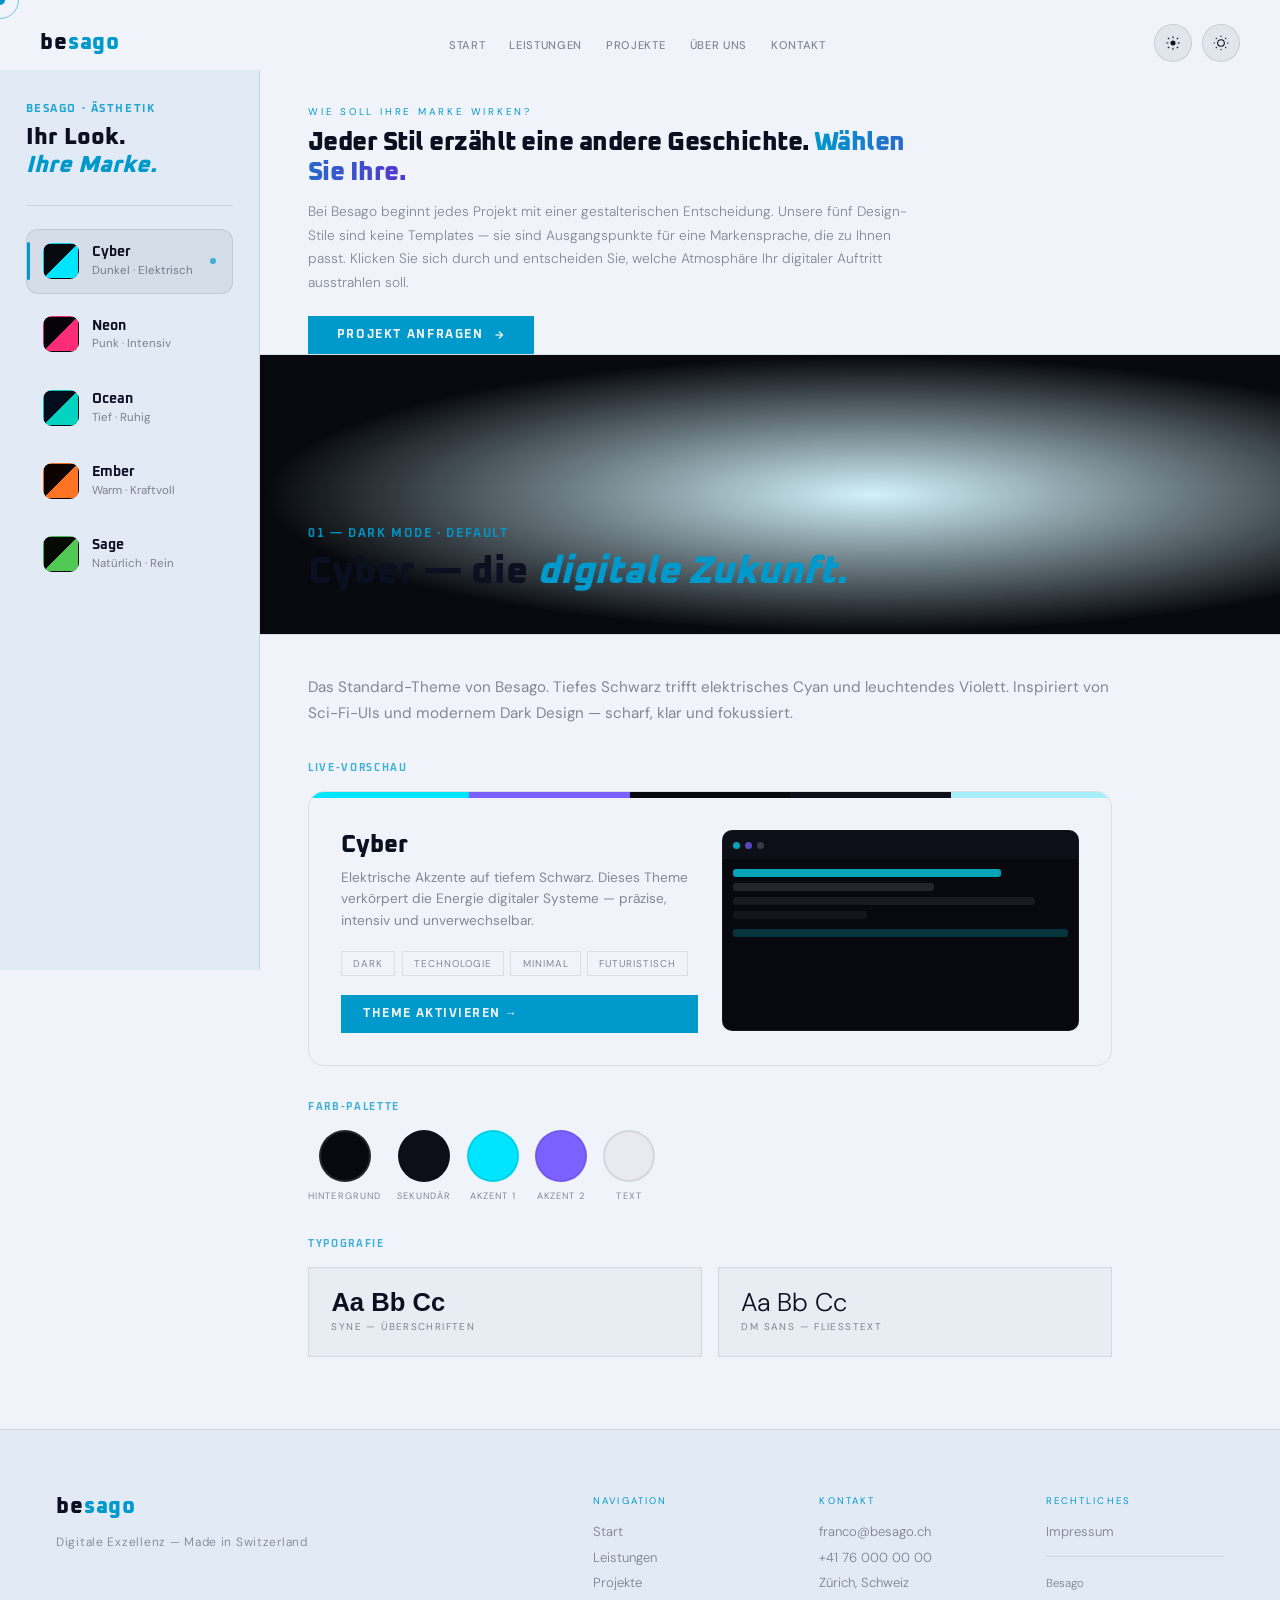
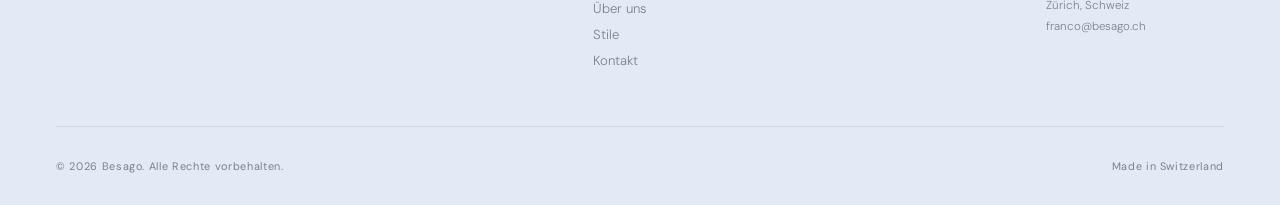
<file: Pages/theme.html>
<!DOCTYPE html>
<html lang="de" data-theme="light" data-st="cyber">
<head>
<meta charset="UTF-8">
<meta name="viewport" content="width=device-width, initial-scale=1.0">
<title>Design-Stile – Besago</title>
<meta name="description" content="Besago bietet 5 individuelle Design-Stile für Ihren Webauftritt. Finden Sie den Look, der Ihre Marke am besten widerspiegelt.">
<meta property="og:title" content="Design-Stile – Besago">
<meta property="og:description" content="Cyber, Neon, Ocean, Ember oder Sage — entdecken Sie, wie Ihr digitaler Auftritt aussehen könnte.">
<meta property="og:type" content="website">
<meta name="robots" content="index, follow">
<link rel="preconnect" href="https://fonts.googleapis.com">
<link rel="preconnect" href="https://fonts.gstatic.com" crossorigin>
<link href="https://fonts.googleapis.com/css2?family=Oxanium:wght@400;600;700;800&family=DM+Sans:wght@300;400&display=swap" rel="stylesheet">
<script>(function(){var st=localStorage.getItem('bsg-style'),th=localStorage.getItem('bsg-theme');if(st)document.documentElement.dataset.st=st;if(th)document.documentElement.dataset.theme=th;var f={neon:'Space+Mono:wght@400;700',ocean:'Playfair+Display:ital,wght@0,700;1,400',ember:'Bebas+Neue',sage:'Lora:ital,wght@0,400;0,600;1,400'};if(st&&f[st]){var l=document.createElement('link');l.rel='stylesheet';l.href='https://fonts.googleapis.com/css2?family='+f[st]+'&display=swap';document.head.appendChild(l);}})();</script>
<style>
:root{--bg:#07090e;--bg2:#0c0f18;--text:#e8eaf0;--muted:rgba(232,234,240,.42);--border:rgba(232,234,240,.07);--card-bg:rgba(232,234,240,.025);--card-bg2:rgba(232,234,240,.05);--accent:#00e5ff;--accent2:#7b61ff;--shadow:rgba(0,229,255,.35);--tog-bg:rgba(232,234,240,.06);--tog-bd:rgba(232,234,240,.1);--hf:'Oxanium',sans-serif;--bf:'DM Sans',sans-serif;}
html[data-theme="light"]{--bg:#f0f4fa;--bg2:#e2eaf5;--text:#0a1020;--muted:rgba(10,16,32,.48);--border:rgba(10,16,32,.09);--card-bg:rgba(10,16,32,.03);--card-bg2:rgba(10,16,32,.055);--accent:#0099cc;--accent2:#5535cc;--shadow:rgba(0,153,204,.3);--tog-bg:rgba(10,16,32,.06);--tog-bd:rgba(10,16,32,.12);}
html[data-st="neon"]{--bg:#06000a;--bg2:#0e0018;--text:#f5e8ff;--muted:rgba(245,232,255,.42);--border:rgba(245,232,255,.07);--card-bg:rgba(245,232,255,.025);--card-bg2:rgba(245,232,255,.05);--accent:#ff2d78;--accent2:#ffe600;--shadow:rgba(255,45,120,.45);--tog-bg:rgba(255,45,120,.1);--tog-bd:rgba(255,45,120,.22);--hf:'Space Mono',monospace;}
html[data-st="neon"][data-theme="light"]{--bg:#fff0f8;--bg2:#ffddf0;--text:#1a0028;--muted:rgba(26,0,40,.5);--border:rgba(26,0,40,.09);--card-bg:rgba(26,0,40,.03);--card-bg2:rgba(26,0,40,.065);--accent:#cc0055;--accent2:#8800cc;--shadow:rgba(204,0,85,.32);--tog-bg:rgba(204,0,85,.08);--tog-bd:rgba(204,0,85,.2);}
html[data-st="ocean"]{--bg:#020e1c;--bg2:#04182c;--text:#cce8f4;--muted:rgba(204,232,244,.42);--border:rgba(204,232,244,.07);--card-bg:rgba(204,232,244,.025);--card-bg2:rgba(204,232,244,.05);--accent:#00d4c0;--accent2:#4da8ff;--shadow:rgba(0,212,192,.38);--tog-bg:rgba(0,212,192,.09);--tog-bd:rgba(0,212,192,.22);--hf:'Playfair Display',serif;}
html[data-st="ocean"][data-theme="light"]{--bg:#eaf8f8;--bg2:#ceeef2;--text:#011820;--muted:rgba(1,24,32,.48);--border:rgba(1,24,32,.09);--card-bg:rgba(1,24,32,.03);--card-bg2:rgba(1,24,32,.065);--accent:#00857a;--accent2:#1a65b8;--shadow:rgba(0,133,122,.3);--tog-bg:rgba(0,133,122,.08);--tog-bd:rgba(0,133,122,.22);}
html[data-st="ember"]{--bg:#0c0200;--bg2:#1c0500;--text:#f8e0c5;--muted:rgba(248,224,197,.42);--border:rgba(248,224,197,.07);--card-bg:rgba(248,224,197,.025);--card-bg2:rgba(248,224,197,.05);--accent:#ff7422;--accent2:#ff2d2d;--shadow:rgba(255,116,34,.42);--tog-bg:rgba(255,116,34,.1);--tog-bd:rgba(255,116,34,.22);--hf:'Bebas Neue',sans-serif;}
html[data-st="ember"][data-theme="light"]{--bg:#fff6ee;--bg2:#ffe8d2;--text:#1e0500;--muted:rgba(30,5,0,.48);--border:rgba(30,5,0,.09);--card-bg:rgba(30,5,0,.03);--card-bg2:rgba(30,5,0,.065);--accent:#c84400;--accent2:#aa0000;--shadow:rgba(200,68,0,.32);--tog-bg:rgba(200,68,0,.08);--tog-bd:rgba(200,68,0,.22);}
html[data-st="sage"]{--bg:#060a05;--bg2:#0c140a;--text:#dceeda;--muted:rgba(220,238,218,.42);--border:rgba(220,238,218,.07);--card-bg:rgba(220,238,218,.025);--card-bg2:rgba(220,238,218,.05);--accent:#52c855;--accent2:#a8c840;--shadow:rgba(82,200,85,.38);--tog-bg:rgba(82,200,85,.1);--tog-bd:rgba(82,200,85,.22);--hf:'Lora',serif;}
html[data-st="sage"][data-theme="light"]{--bg:#f2f6ee;--bg2:#e2edd8;--text:#182010;--muted:rgba(24,32,16,.5);--border:rgba(24,32,16,.09);--card-bg:rgba(24,32,16,.03);--card-bg2:rgba(24,32,16,.065);--accent:#2d7a25;--accent2:#6a7c20;--shadow:rgba(45,122,37,.3);--tog-bg:rgba(45,122,37,.08);--tog-bd:rgba(45,122,37,.22);}

*,*::before,*::after{margin:0;padding:0;box-sizing:border-box;}
*:focus-visible{outline:2px solid var(--accent);outline-offset:3px;}
html{scroll-behavior:smooth;}
body{background:var(--bg);color:var(--text);font-family:var(--bf);overflow-x:hidden;cursor:none;transition:background .5s,color .5s;}

#cursor{position:fixed;width:10px;height:10px;background:var(--accent);border-radius:50%;pointer-events:none;z-index:9999;transform:translate(-50%,-50%);mix-blend-mode:multiply;transition:background .4s,transform .15s;}
html[data-theme="dark"] #cursor{mix-blend-mode:screen;}
#cursor.hov{transform:translate(-50%,-50%) scale(1.7);}
#cursor-ring{position:fixed;width:38px;height:38px;border:1.5px solid color-mix(in srgb,var(--accent) 55%,transparent);border-radius:50%;pointer-events:none;z-index:9998;transform:translate(-50%,-50%);transition:width .2s,height .2s,border-color .2s;}

/* NAV */
#mainNav{position:fixed;top:0;left:0;right:0;z-index:300;display:flex;align-items:center;justify-content:space-between;padding:1.5rem 2.5rem;transition:background .4s,border-color .4s;border-bottom:1px solid transparent;}
#mainNav.scrolled{background:rgba(240,242,247,.96);backdrop-filter:blur(22px);border-color:var(--border);}
html[data-theme="dark"] #mainNav.scrolled{background:color-mix(in srgb,var(--bg) 92%,transparent);}
.logo{font-family:var(--hf);font-weight:800;font-size:1.35rem;letter-spacing:.04em;color:var(--text);text-decoration:none;transition:color .5s,font-family .5s;cursor:none;}
.logo span{color:var(--accent);}
.nav-links{display:flex;align-items:center;gap:1.5rem;list-style:none;}
.nav-links a{font-weight:500;font-size:.7rem;letter-spacing:.06em;text-transform:uppercase;color:var(--muted);text-decoration:none;cursor:none;transition:color .2s;position:relative;}
.nav-links a::after{content:'';position:absolute;bottom:-4px;left:0;right:0;height:1.5px;background:var(--accent);transform:scaleX(0);transform-origin:left;transition:transform .3s cubic-bezier(.22,1,.36,1);}
.nav-links a:hover,.nav-links a.on{color:var(--text);}
.nav-links a:hover::after,.nav-links a.on::after{transform:scaleX(1);}
.nav-btns{display:flex;align-items:center;gap:.6rem;}
.icon-btn{background:var(--tog-bg);border:1px solid var(--tog-bd);color:var(--text);width:38px;height:38px;border-radius:50%;display:flex;align-items:center;justify-content:center;cursor:none;flex-shrink:0;transition:background .2s,transform .25s;}
.icon-btn:hover{background:var(--card-bg2);transform:rotate(22deg);}
.icon-btn svg{width:16px;height:16px;stroke:currentColor;stroke-width:1.6;fill:none;}
html[data-theme="dark"] .icon-sun{display:none;}
html[data-theme="light"] .icon-moon{display:none;}

/* APP LAYOUT */
.app{display:flex;min-height:100vh;padding-top:70px;}

/* SIDEBAR */
.sb{width:260px;min-height:100vh;background:var(--bg2);border-right:1px solid var(--border);position:sticky;top:70px;height:calc(100vh - 70px);display:flex;flex-direction:column;padding:2rem 1.6rem;flex-shrink:0;overflow:hidden;}
.sb-eyebrow{font-size:.7rem;font-family:var(--hf);font-weight:700;letter-spacing:.14em;text-transform:uppercase;color:var(--accent);opacity:.85;margin-bottom:.5rem;}
.sb-title{font-family:var(--hf);font-size:1.45rem;font-weight:800;line-height:1.2;color:var(--text);margin-bottom:1.6rem;}
.sb-title em{color:var(--accent);font-style:italic;}
.sb-divider{height:1px;background:var(--border);margin-bottom:1.4rem;}
.sb-nav{display:flex;flex-direction:column;gap:.5rem;flex:1;}
.si{display:flex;align-items:center;gap:.85rem;padding:.85rem 1rem;border-radius:12px;cursor:pointer;position:relative;transition:background .25s,transform .2s;border:1px solid transparent;}
.si:hover{background:var(--card-bg);transform:translateX(3px);}
.si.on{background:var(--card-bg2);border-color:var(--border);}
.si-bar{position:absolute;left:0;top:20%;bottom:20%;width:3px;border-radius:3px;background:var(--accent);opacity:0;transition:opacity .25s;}
.si.on .si-bar{opacity:1;}
.si-swatch{width:36px;height:36px;border-radius:9px;border:1px solid var(--border);flex-shrink:0;position:relative;overflow:hidden;}
.si-body{flex:1;min-width:0;}
.si-name{font-family:var(--hf);font-size:.9rem;font-weight:700;color:var(--text);line-height:1.2;}
.si-sub{font-size:.72rem;color:var(--muted);margin-top:.1rem;}
.si-dot{width:6px;height:6px;border-radius:50%;background:var(--accent);opacity:0;transition:opacity .25s;}
.si.on .si-dot{opacity:.7;}

/* SWATCH COLORS */
.sw-cyber{background:linear-gradient(135deg,#07090e 50%,#00e5ff 50%);}
.sw-neon{background:linear-gradient(135deg,#06000a 50%,#ff2d78 50%);}
.sw-ocean{background:linear-gradient(135deg,#020e1c 50%,#00d4c0 50%);}
.sw-ember{background:linear-gradient(135deg,#0c0200 50%,#ff7422 50%);}
.sw-sage{background:linear-gradient(135deg,#060a05 50%,#52c855 50%);}

/* MAIN PANELS */
.main{flex:1;overflow:hidden;position:relative;}
.panel{position:absolute;inset:0;overflow-y:auto;opacity:0;pointer-events:none;transition:opacity .32s;}
.panel.on{opacity:1;pointer-events:auto;position:relative;}
.panel.out-l{animation:outL .32s ease forwards;}
.panel.out-r{animation:outR .32s ease forwards;}
.panel.in-r{animation:inR .45s ease forwards;}
.panel.in-l{animation:inL .45s ease forwards;}
@keyframes outL{to{transform:translateX(-5%);opacity:0;}}
@keyframes outR{to{transform:translateX(5%);opacity:0;}}
@keyframes inR{from{transform:translateX(4%);opacity:0;}to{transform:none;opacity:1;}}
@keyframes inL{from{transform:translateX(-4%);opacity:0;}to{transform:none;opacity:1;}}

/* PANEL HEADER */
.ph{height:280px;position:relative;overflow:hidden;border-bottom:1px solid var(--border);}
.ph-bg{position:absolute;inset:0;}
.ph-content{position:absolute;inset:0;display:flex;flex-direction:column;justify-content:flex-end;padding:2.5rem 3rem;z-index:2;}
.ph-eye{font-size:.72rem;font-family:var(--hf);font-weight:700;letter-spacing:.14em;text-transform:uppercase;color:var(--accent);margin-bottom:.6rem;opacity:.9;}
.ph-title{font-family:var(--hf);font-size:clamp(1.8rem,3vw,2.6rem);font-weight:800;line-height:1.15;color:var(--text);}
.ph-title em{color:var(--accent);font-style:italic;}

/* PANEL BODY */
.pb{padding:2.5rem 3rem;max-width:900px;}
.sec-lbl{font-size:.65rem;font-family:var(--hf);font-weight:700;letter-spacing:.16em;text-transform:uppercase;color:var(--accent);opacity:.75;margin:2.2rem 0 1rem;}
.pd-text{color:var(--muted);line-height:1.7;margin-bottom:.75rem;font-size:.95rem;}

/* THEME PREVIEW CARD */
.theme-preview{border:1px solid var(--border);border-radius:16px;overflow:hidden;margin-bottom:2rem;}
.theme-preview:hover{}
.tp-bar{display:grid;grid-template-columns:repeat(5,1fr);height:6px;}
.tp-seg{height:100%;}
.tp-body{display:grid;grid-template-columns:1fr 1fr;gap:1.5rem;padding:2rem;}
.tp-info{display:flex;flex-direction:column;}
.tp-name{font-family:var(--hf);font-size:1.5rem;font-weight:800;color:var(--text);margin-bottom:.4rem;}
.tp-desc{font-size:.85rem;color:var(--muted);line-height:1.6;margin-bottom:1.2rem;}
.tp-tags{display:flex;flex-wrap:wrap;gap:.4rem;}
.tp-tag{font-size:.62rem;letter-spacing:.1em;text-transform:uppercase;padding:.3rem .7rem;border:1px solid var(--border);color:var(--muted);}
.tp-apply{display:inline-flex;align-items:center;gap:.5rem;font-family:var(--hf);font-size:.75rem;font-weight:700;letter-spacing:.12em;text-transform:uppercase;color:var(--bg);background:var(--accent);border:none;padding:.7rem 1.4rem;cursor:pointer;margin-top:1.2rem;transition:opacity .2s;}
.tp-apply:hover{}
.tp-mock{border-radius:10px;overflow:hidden;border:1px solid var(--border);aspect-ratio:16/9;display:flex;flex-direction:column;}
.tp-mock-bar{height:28px;display:flex;align-items:center;gap:5px;padding:0 10px;flex-shrink:0;}
.tp-mock-dot{width:7px;height:7px;border-radius:50%;}
.tp-mock-body{flex:1;display:flex;flex-direction:column;gap:6px;padding:10px;}
.tp-mock-line{border-radius:3px;height:8px;}
.tp-mock-line.w80{width:80%;}
.tp-mock-line.w60{width:60%;}
.tp-mock-line.w40{width:40%;}
.tp-mock-line.w90{width:90%;}

/* SWATCH ROW */
.swatch-row{display:flex;gap:1rem;margin-bottom:2rem;}
.sw-chip{display:flex;flex-direction:column;align-items:center;gap:.5rem;}
.sw-circle{width:52px;height:52px;border-radius:50%;border:2px solid var(--border);}
.sw-lbl{font-size:.58rem;letter-spacing:.12em;text-transform:uppercase;color:var(--muted);}

/* FONTS ROW */
.font-row{display:grid;grid-template-columns:1fr 1fr;gap:1rem;margin-bottom:2rem;}
.font-card{padding:1.4rem;border:1px solid var(--border);background:var(--card-bg);}
.font-sample{font-size:1.6rem;font-weight:800;color:var(--text);margin-bottom:.3rem;line-height:1;}
.font-name{font-size:.62rem;letter-spacing:.14em;text-transform:uppercase;color:var(--muted);}

/* MOBILE NAV */
.ham-btn{display:none;flex-direction:column;justify-content:center;gap:5px;width:38px;height:38px;background:var(--tog-bg);border:1px solid var(--tog-bd);border-radius:50%;cursor:pointer;padding:9px 10px;flex-shrink:0;transition:background .2s,transform .2s;}
.ham-btn span{display:block;height:1.5px;background:var(--text);border-radius:2px;transition:transform .35s cubic-bezier(.22,1,.36,1),opacity .2s,width .2s;}
.ham-btn span:last-child{width:65%;}
.ham-btn.open span:first-child{transform:translateY(6.5px) rotate(45deg);}
.ham-btn.open span:nth-child(2){opacity:0;transform:scaleX(0);}
.ham-btn.open span:last-child{width:100%;transform:translateY(-6.5px) rotate(-45deg);}
.mob-nav{position:fixed;inset:0;z-index:290;display:flex;flex-direction:column;pointer-events:none;}
.mob-nav-overlay{position:absolute;inset:0;background:rgba(0,0,0,.55);opacity:0;transition:opacity .4s;}
.mob-nav-drawer{position:absolute;top:0;right:0;bottom:0;width:min(300px,85vw);background:var(--bg2);border-left:1px solid var(--border);display:flex;flex-direction:column;padding:5rem 2rem 2rem;gap:.4rem;transform:translateX(100%);transition:transform .4s cubic-bezier(.22,1,.36,1);}
.mob-nav.open{pointer-events:all;}
.mob-nav.open .mob-nav-overlay{opacity:1;}
.mob-nav.open .mob-nav-drawer{transform:translateX(0);}
.mob-nav-links{list-style:none;display:flex;flex-direction:column;gap:.3rem;flex:1;}
.mob-nav-links li a{display:flex;align-items:center;gap:.8rem;font-weight:500;font-size:.9rem;letter-spacing:.1em;text-transform:uppercase;color:var(--muted);text-decoration:none;padding:.75rem 1rem;border:1px solid transparent;transition:color .2s,border-color .2s,background .2s;position:relative;}
.mob-nav-links li a::before{content:'';position:absolute;left:0;top:15%;bottom:15%;width:2px;background:var(--accent);transform:scaleY(0);transition:transform .3s cubic-bezier(.22,1,.36,1);}
.mob-nav-links li a:hover,.mob-nav-links li a.on{color:var(--text);background:var(--card-bg2);border-color:var(--border);}
.mob-nav-links li a.on::before{transform:scaleY(1);}
.mob-nav-divider{height:1px;background:var(--border);margin:.8rem 0;}
.mob-nav-btns{display:flex;gap:.6rem;align-items:center;}
.mob-nav-btns .mob-theme-btn,.mob-nav-btns .mob-cycle-btn{background:var(--card-bg);border:1px solid var(--border);color:var(--text);flex:1;height:40px;border-radius:4px;display:flex;align-items:center;justify-content:center;gap:.5rem;cursor:pointer;font-size:.65rem;letter-spacing:.1em;text-transform:uppercase;transition:background .2s,border-color .2s;}
.mob-nav-btns .mob-theme-btn:hover,.mob-nav-btns .mob-cycle-btn:hover{background:var(--card-bg2);border-color:color-mix(in srgb,var(--accent) 35%,transparent);}
.mob-nav-btns svg{width:14px;height:14px;stroke:currentColor;stroke-width:1.6;fill:none;flex-shrink:0;}
html[data-theme="dark"] .mob-icon-sun{display:none;}
html[data-theme="light"] .mob-icon-moon{display:none;}
@media(max-width:1100px){
  .ham-btn{display:flex;}
  .nav-links{display:none;}
  .app{flex-direction:column;}
  .sb{width:100%;height:auto;min-height:auto;position:relative;top:0;flex-direction:row;flex-wrap:wrap;align-items:center;gap:.5rem;padding:1rem 1.4rem;}
  .sb-eyebrow,.sb-title,.sb-divider{display:none;}
  .sb-nav{flex-direction:row;flex-wrap:wrap;gap:.4rem;}
  .si{padding:.5rem .8rem;border-radius:8px;}
  .si-sub,.si-dot,.si-bar{display:none;}
  .si-name{font-size:.72rem;}
  .tp-body{grid-template-columns:1fr;}
  .font-row{grid-template-columns:1fr;}
}
/* FOOTER */
.site-footer{background:var(--bg2);border-top:1px solid var(--border);padding:4rem 3.5rem 2rem;transition:background .5s,border-color .5s;}
.ft-inner{display:flex;gap:4rem;margin-bottom:3rem;}
.ft-brand{flex:1.5;}
.ft-brand .logo{display:inline-block;margin-bottom:.8rem;}
.ft-tagline{font-size:.75rem;color:var(--muted);letter-spacing:.06em;font-weight:300;}
.ft-cols{display:flex;flex:2;gap:3rem;}
.ft-col{flex:1;}
.ft-col-title{font-size:.6rem;letter-spacing:.22em;text-transform:uppercase;color:var(--accent);margin-bottom:1rem;}
.ft-col ul{list-style:none;}
.ft-col ul li{font-size:.82rem;color:var(--muted);margin-bottom:.55rem;font-weight:300;}
.ft-col ul li a{color:var(--muted);text-decoration:none;cursor:none;transition:color .2s;}
.ft-col ul li a:hover{color:var(--text);}
.ft-impressum{font-size:.72rem;color:var(--muted);line-height:1.9;font-weight:300;margin-top:1rem;padding-top:1rem;border-top:1px solid var(--border);}
.ft-bottom{padding-top:2rem;border-top:1px solid var(--border);display:flex;align-items:center;justify-content:space-between;font-size:.68rem;color:var(--muted);letter-spacing:.06em;}
@media(max-width:768px){.ft-inner{flex-direction:column;gap:2rem;}.ft-cols{flex-wrap:wrap;gap:1.5rem;}.ft-bottom{flex-direction:column;gap:.5rem;text-align:center;}}
</style>
</head>
<body>
<div id="cursor"></div>
<div id="cursor-ring"></div>

<nav id="mainNav">
  <a href="home.html" class="logo">be<span>sago</span></a>
    <ul class="nav-links">
    <li><a href="home.html">Start</a></li>
    <li><a href="service.html">Leistungen</a></li>
    <li><a href="project.html">Projekte</a></li>
    <li><a href="about.html">Über uns</a></li>
    <li><a href="contact.html">Kontakt</a></li>
  </ul>
  <div class="nav-btns">
    <button class="icon-btn" id="navCycleBtn" title="Style wechseln">
      <svg viewBox="0 0 24 24"><circle cx="12" cy="12" r="3" fill="currentColor"/><path d="M12 2v3M12 19v3M4.22 4.22l2.12 2.12M17.66 17.66l2.12 2.12M2 12h3M19 12h3M4.22 19.78l2.12-2.12M17.66 6.34l2.12-2.12"/></svg>
    </button>
    <button class="icon-btn" id="themeBtn">
      <svg class="icon-moon" viewBox="0 0 24 24"><path d="M21 12.79A9 9 0 1 1 11.21 3 7 7 0 0 0 21 12.79z" fill="currentColor" opacity=".15"/><path d="M21 12.79A9 9 0 1 1 11.21 3 7 7 0 0 0 21 12.79z"/></svg>
      <svg class="icon-sun" viewBox="0 0 24 24"><circle cx="12" cy="12" r="5"/><line x1="12" y1="1" x2="12" y2="3"/><line x1="12" y1="21" x2="12" y2="23"/><line x1="4.22" y1="4.22" x2="5.64" y2="5.64"/><line x1="18.36" y1="18.36" x2="19.78" y2="19.78"/><line x1="1" y1="12" x2="3" y2="12"/><line x1="21" y1="12" x2="23" y2="12"/><line x1="4.22" y1="19.78" x2="5.64" y2="18.36"/><line x1="18.36" y1="5.64" x2="19.78" y2="4.22"/></svg>
    </button>
  </div>
  <button class="ham-btn" id="hamBtn" aria-label="Menü öffnen">
    <span></span><span></span><span></span>
  </button>
</nav>

<div class="mob-nav" id="mobNav">
  <div class="mob-nav-overlay"></div>
  <div class="mob-nav-drawer">
        <ul class="mob-nav-links">
      <li><a href="home.html">Start</a></li>
      <li><a href="service.html">Leistungen</a></li>
      <li><a href="project.html">Projekte</a></li>
      <li><a href="about.html">Über uns</a></li>
      <li><a href="contact.html">Kontakt</a></li>
    </ul>
    <div class="mob-nav-divider"></div>
    <div class="mob-nav-btns">
      <button class="mob-cycle-btn" id="mobCycleBtn">
        <svg viewBox="0 0 24 24"><circle cx="12" cy="12" r="3" fill="currentColor"/><path d="M12 2v3M12 19v3M4.22 4.22l2.12 2.12M17.66 17.66l2.12 2.12M2 12h3M19 12h3M4.22 19.78l2.12-2.12M17.66 6.34l2.12-2.12"/></svg>
        Style
      </button>
      <button class="mob-theme-btn" id="mobThemeBtn">
        <svg class="mob-icon-moon" viewBox="0 0 24 24"><path d="M21 12.79A9 9 0 1 1 11.21 3 7 7 0 0 0 21 12.79z"/></svg>
        <svg class="mob-icon-sun" viewBox="0 0 24 24"><circle cx="12" cy="12" r="5"/><line x1="12" y1="1" x2="12" y2="3"/><line x1="12" y1="21" x2="12" y2="23"/><line x1="4.22" y1="4.22" x2="5.64" y2="5.64"/><line x1="18.36" y1="18.36" x2="19.78" y2="19.78"/><line x1="1" y1="12" x2="3" y2="12"/><line x1="21" y1="12" x2="23" y2="12"/><line x1="4.22" y1="19.78" x2="5.64" y2="18.36"/><line x1="18.36" y1="5.64" x2="19.78" y2="4.22"/></svg>
        Modus
      </button>
    </div>
  </div>
</div>

<div class="app">

<!-- SIDEBAR -->
<aside class="sb">
  <div class="sb-eyebrow">Besago · Ästhetik</div>
  <div class="sb-title">Ihr Look.<br><em>Ihre Marke.</em></div>
  <div class="sb-divider"></div>
  <nav class="sb-nav" id="sbNav">
    <div class="si on" data-to="0">
      <div class="si-bar"></div>
      <div class="si-swatch sw-cyber"></div>
      <div class="si-body"><div class="si-name">Cyber</div><div class="si-sub">Dunkel · Elektrisch</div></div>
      <div class="si-dot"></div>
    </div>
    <div class="si" data-to="1">
      <div class="si-bar"></div>
      <div class="si-swatch sw-neon"></div>
      <div class="si-body"><div class="si-name">Neon</div><div class="si-sub">Punk · Intensiv</div></div>
      <div class="si-dot"></div>
    </div>
    <div class="si" data-to="2">
      <div class="si-bar"></div>
      <div class="si-swatch sw-ocean"></div>
      <div class="si-body"><div class="si-name">Ocean</div><div class="si-sub">Tief · Ruhig</div></div>
      <div class="si-dot"></div>
    </div>
    <div class="si" data-to="3">
      <div class="si-bar"></div>
      <div class="si-swatch sw-ember"></div>
      <div class="si-body"><div class="si-name">Ember</div><div class="si-sub">Warm · Kraftvoll</div></div>
      <div class="si-dot"></div>
    </div>
    <div class="si" data-to="4">
      <div class="si-bar"></div>
      <div class="si-swatch sw-sage"></div>
      <div class="si-body"><div class="si-name">Sage</div><div class="si-sub">Natürlich · Rein</div></div>
      <div class="si-dot"></div>
    </div>
  </nav>
</aside>

<!-- PANELS -->
<main class="main" id="mainArea">

  <!-- INTRO BANNER -->
  <div style="padding:2.2rem 3rem 0;border-bottom:1px solid var(--border);margin-bottom:0;">
    <div style="max-width:620px;">
      <p style="font-size:.62rem;letter-spacing:.28em;text-transform:uppercase;color:var(--accent);margin-bottom:.6rem;">Wie soll Ihre Marke wirken?</p>
      <p style="font-family:var(--hf);font-size:clamp(1.2rem,2vw,1.7rem);font-weight:800;color:var(--text);line-height:1.2;letter-spacing:-.02em;margin-bottom:.7rem;">Jeder Stil erzählt eine andere Geschichte. <em style="font-style:normal;background:linear-gradient(90deg,var(--accent),var(--accent2));-webkit-background-clip:text;-webkit-text-fill-color:transparent;background-clip:text;">Wählen Sie Ihre.</em></p>
      <p style="font-size:.86rem;color:var(--muted);font-weight:300;line-height:1.7;margin-bottom:1.4rem;">Bei Besago beginnt jedes Projekt mit einer gestalterischen Entscheidung. Unsere fünf Design-Stile sind keine Templates — sie sind Ausgangspunkte für eine Markensprache, die zu Ihnen passt. Klicken Sie sich durch und entscheiden Sie, welche Atmosphäre Ihr digitaler Auftritt ausstrahlen soll.</p>
      <a href="contact.html" style="display:inline-flex;align-items:center;gap:.6rem;font-family:var(--hf);font-size:.72rem;font-weight:700;letter-spacing:.14em;text-transform:uppercase;color:var(--bg);background:var(--accent);padding:.75rem 1.8rem;text-decoration:none;cursor:none;">Projekt anfragen <svg width="12" height="12" viewBox="0 0 24 24" fill="none" stroke="currentColor" stroke-width="2.5"><line x1="5" y1="12" x2="19" y2="12"/><polyline points="12 5 19 12 12 19"/></svg></a>
    </div>
  </div>

  <!-- PANEL 0: CYBER -->
  <div class="panel on" id="p0">
    <div class="ph">
      <div class="ph-bg" style="background:radial-gradient(ellipse at 60% 50%,rgba(0,229,255,.12) 0%,#07090e 70%);"></div>
      <div class="ph-content">
        <div class="ph-eye">01 — Dark Mode · Default</div>
        <h1 class="ph-title">Cyber — die <em>digitale Zukunft.</em></h1>
      </div>
    </div>
    <div class="pb">
      <p class="pd-text">Das Standard-Theme von Besago. Tiefes Schwarz trifft elektrisches Cyan und leuchtendes Violett. Inspiriert von Sci-Fi-UIs und modernem Dark Design — scharf, klar und fokussiert.</p>
      <div class="sec-lbl">Live-Vorschau</div>
      <div class="theme-preview">
        <div class="tp-bar">
          <div class="tp-seg" style="background:#00e5ff;"></div>
          <div class="tp-seg" style="background:#7b61ff;"></div>
          <div class="tp-seg" style="background:#07090e;"></div>
          <div class="tp-seg" style="background:#0c0f18;"></div>
          <div class="tp-seg" style="background:rgba(0,229,255,.3);"></div>
        </div>
        <div class="tp-body">
          <div class="tp-info">
            <div class="tp-name">Cyber</div>
            <p class="tp-desc">Elektrische Akzente auf tiefem Schwarz. Dieses Theme verkörpert die Energie digitaler Systeme — präzise, intensiv und unverwechselbar.</p>
            <div class="tp-tags">
              <span class="tp-tag">Dark</span>
              <span class="tp-tag">Technologie</span>
              <span class="tp-tag">Minimal</span>
              <span class="tp-tag">Futuristisch</span>
            </div>
            <button class="tp-apply" data-st="cyber">Theme aktivieren →</button>
          </div>
          <div class="tp-mock" style="background:#07090e;border-color:rgba(232,234,240,.07);">
            <div class="tp-mock-bar" style="background:#0c0f18;">
              <div class="tp-mock-dot" style="background:#00e5ff;opacity:.7;"></div>
              <div class="tp-mock-dot" style="background:#7b61ff;opacity:.7;"></div>
              <div class="tp-mock-dot" style="background:rgba(232,234,240,.2);"></div>
            </div>
            <div class="tp-mock-body">
              <div class="tp-mock-line w80" style="background:#00e5ff;opacity:.7;"></div>
              <div class="tp-mock-line w60" style="background:rgba(232,234,240,.12);"></div>
              <div class="tp-mock-line w90" style="background:rgba(232,234,240,.08);"></div>
              <div class="tp-mock-line w40" style="background:rgba(232,234,240,.06);"></div>
              <div class="tp-mock-line w70" style="background:rgba(0,229,255,.2);margin-top:4px;"></div>
            </div>
          </div>
        </div>
      </div>
      <div class="sec-lbl">Farb-Palette</div>
      <div class="swatch-row">
        <div class="sw-chip"><div class="sw-circle" style="background:#07090e;border-color:rgba(255,255,255,.12);"></div><span class="sw-lbl">Hintergrund</span></div>
        <div class="sw-chip"><div class="sw-circle" style="background:#0c0f18;"></div><span class="sw-lbl">Sekundär</span></div>
        <div class="sw-chip"><div class="sw-circle" style="background:#00e5ff;"></div><span class="sw-lbl">Akzent 1</span></div>
        <div class="sw-chip"><div class="sw-circle" style="background:#7b61ff;"></div><span class="sw-lbl">Akzent 2</span></div>
        <div class="sw-chip"><div class="sw-circle" style="background:#e8eaf0;"></div><span class="sw-lbl">Text</span></div>
      </div>
      <div class="sec-lbl">Typografie</div>
      <div class="font-row">
        <div class="font-card"><div class="font-sample" style="font-family:'Syne',sans-serif;">Aa Bb Cc</div><div class="font-name">Syne — Überschriften</div></div>
        <div class="font-card"><div class="font-sample" style="font-family:'DM Sans',sans-serif;font-weight:300;">Aa Bb Cc</div><div class="font-name">DM Sans — Fließtext</div></div>
      </div>
    </div>
  </div>

  <!-- PANEL 1: NEON -->
  <div class="panel" id="p1">
    <div class="ph">
      <div class="ph-bg" style="background:radial-gradient(ellipse at 50% 50%,rgba(255,45,120,.15) 0%,#06000a 70%);"></div>
      <div class="ph-content">
        <div class="ph-eye">02 — Punk · Intensiv</div>
        <h1 class="ph-title">Neon — Energie die <em>leuchtet.</em></h1>
      </div>
    </div>
    <div class="pb">
      <p class="pd-text">Grelles Pink auf tiefstem Violett-Schwarz. Das Neon-Theme bricht Konventionen und zieht mit seiner rohen Energie sofort den Blick auf sich — ideal für Marken, die auffallen wollen.</p>
      <div class="sec-lbl">Live-Vorschau</div>
      <div class="theme-preview">
        <div class="tp-bar">
          <div class="tp-seg" style="background:#ff2d78;"></div>
          <div class="tp-seg" style="background:#ffe600;"></div>
          <div class="tp-seg" style="background:#06000a;"></div>
          <div class="tp-seg" style="background:#0e0018;"></div>
          <div class="tp-seg" style="background:rgba(255,45,120,.3);"></div>
        </div>
        <div class="tp-body">
          <div class="tp-info">
            <div class="tp-name">Neon</div>
            <p class="tp-desc">Knalliges Pink und Acid-Gelb auf tiefem Violett. Rebellisch, laut und voller Charakter — für Marken, die ihre Andersartigkeit zelebrieren.</p>
            <div class="tp-tags">
              <span class="tp-tag">Punk</span>
              <span class="tp-tag">Intensiv</span>
              <span class="tp-tag">Kreativ</span>
              <span class="tp-tag">Bold</span>
            </div>
            <button class="tp-apply" data-st="neon" style="background:#ff2d78;">Theme aktivieren →</button>
          </div>
          <div class="tp-mock" style="background:#06000a;border-color:rgba(255,45,120,.1);">
            <div class="tp-mock-bar" style="background:#0e0018;">
              <div class="tp-mock-dot" style="background:#ff2d78;opacity:.8;"></div>
              <div class="tp-mock-dot" style="background:#ffe600;opacity:.8;"></div>
              <div class="tp-mock-dot" style="background:rgba(245,232,255,.2);"></div>
            </div>
            <div class="tp-mock-body">
              <div class="tp-mock-line w80" style="background:#ff2d78;opacity:.8;"></div>
              <div class="tp-mock-line w60" style="background:rgba(245,232,255,.1);"></div>
              <div class="tp-mock-line w90" style="background:rgba(245,232,255,.07);"></div>
              <div class="tp-mock-line w40" style="background:rgba(245,232,255,.06);"></div>
              <div class="tp-mock-line w70" style="background:rgba(255,230,0,.15);margin-top:4px;"></div>
            </div>
          </div>
        </div>
      </div>
      <div class="sec-lbl">Farb-Palette</div>
      <div class="swatch-row">
        <div class="sw-chip"><div class="sw-circle" style="background:#06000a;border-color:rgba(255,255,255,.12);"></div><span class="sw-lbl">Hintergrund</span></div>
        <div class="sw-chip"><div class="sw-circle" style="background:#0e0018;"></div><span class="sw-lbl">Sekundär</span></div>
        <div class="sw-chip"><div class="sw-circle" style="background:#ff2d78;"></div><span class="sw-lbl">Akzent 1</span></div>
        <div class="sw-chip"><div class="sw-circle" style="background:#ffe600;"></div><span class="sw-lbl">Akzent 2</span></div>
        <div class="sw-chip"><div class="sw-circle" style="background:#f5e8ff;"></div><span class="sw-lbl">Text</span></div>
      </div>
      <div class="sec-lbl">Typografie</div>
      <div class="font-row">
        <div class="font-card"><div class="font-sample" style="font-family:'Space Mono',monospace;">Aa Bb Cc</div><div class="font-name">Space Mono — Überschriften</div></div>
        <div class="font-card"><div class="font-sample" style="font-family:'DM Sans',sans-serif;font-weight:300;">Aa Bb Cc</div><div class="font-name">DM Sans — Fließtext</div></div>
      </div>
    </div>
  </div>

  <!-- PANEL 2: OCEAN -->
  <div class="panel" id="p2">
    <div class="ph">
      <div class="ph-bg" style="background:radial-gradient(ellipse at 40% 60%,rgba(0,212,192,.12) 0%,#020e1c 70%);"></div>
      <div class="ph-content">
        <div class="ph-eye">03 — Tief · Ruhig</div>
        <h1 class="ph-title">Ocean — Tiefe ohne <em>Grenzen.</em></h1>
      </div>
    </div>
    <div class="pb">
      <p class="pd-text">Dunkelblau trifft auf türkises Meeresleuchten. Das Ocean-Theme vermittelt Ruhe und Verlässlichkeit — wie ein tiefer Ozean, der unerschütterlich bleibt. Ideal für seriöse und vertrauensbildende Marken.</p>
      <div class="sec-lbl">Live-Vorschau</div>
      <div class="theme-preview">
        <div class="tp-bar">
          <div class="tp-seg" style="background:#00d4c0;"></div>
          <div class="tp-seg" style="background:#4da8ff;"></div>
          <div class="tp-seg" style="background:#020e1c;"></div>
          <div class="tp-seg" style="background:#04182c;"></div>
          <div class="tp-seg" style="background:rgba(0,212,192,.3);"></div>
        </div>
        <div class="tp-body">
          <div class="tp-info">
            <div class="tp-name">Ocean</div>
            <p class="tp-desc">Türkis und Blau auf tiefem Marineblau. Dieses Theme steht für Tiefe, Vertrauen und zeitlose Eleganz — ruhig und dabei unwiderstehlich.</p>
            <div class="tp-tags">
              <span class="tp-tag">Elegant</span>
              <span class="tp-tag">Seriös</span>
              <span class="tp-tag">Vertrauen</span>
              <span class="tp-tag">Tief</span>
            </div>
            <button class="tp-apply" data-st="ocean" style="background:#00d4c0;color:#020e1c;">Theme aktivieren →</button>
          </div>
          <div class="tp-mock" style="background:#020e1c;border-color:rgba(204,232,244,.07);">
            <div class="tp-mock-bar" style="background:#04182c;">
              <div class="tp-mock-dot" style="background:#00d4c0;opacity:.8;"></div>
              <div class="tp-mock-dot" style="background:#4da8ff;opacity:.8;"></div>
              <div class="tp-mock-dot" style="background:rgba(204,232,244,.2);"></div>
            </div>
            <div class="tp-mock-body">
              <div class="tp-mock-line w80" style="background:#00d4c0;opacity:.7;"></div>
              <div class="tp-mock-line w60" style="background:rgba(204,232,244,.1);"></div>
              <div class="tp-mock-line w90" style="background:rgba(204,232,244,.07);"></div>
              <div class="tp-mock-line w40" style="background:rgba(204,232,244,.06);"></div>
              <div class="tp-mock-line w70" style="background:rgba(77,168,255,.2);margin-top:4px;"></div>
            </div>
          </div>
        </div>
      </div>
      <div class="sec-lbl">Farb-Palette</div>
      <div class="swatch-row">
        <div class="sw-chip"><div class="sw-circle" style="background:#020e1c;border-color:rgba(255,255,255,.12);"></div><span class="sw-lbl">Hintergrund</span></div>
        <div class="sw-chip"><div class="sw-circle" style="background:#04182c;"></div><span class="sw-lbl">Sekundär</span></div>
        <div class="sw-chip"><div class="sw-circle" style="background:#00d4c0;"></div><span class="sw-lbl">Akzent 1</span></div>
        <div class="sw-chip"><div class="sw-circle" style="background:#4da8ff;"></div><span class="sw-lbl">Akzent 2</span></div>
        <div class="sw-chip"><div class="sw-circle" style="background:#cce8f4;"></div><span class="sw-lbl">Text</span></div>
      </div>
      <div class="sec-lbl">Typografie</div>
      <div class="font-row">
        <div class="font-card"><div class="font-sample" style="font-family:'Playfair Display',serif;">Aa Bb Cc</div><div class="font-name">Playfair Display — Überschriften</div></div>
        <div class="font-card"><div class="font-sample" style="font-family:'DM Sans',sans-serif;font-weight:300;">Aa Bb Cc</div><div class="font-name">DM Sans — Fließtext</div></div>
      </div>
    </div>
  </div>

  <!-- PANEL 3: EMBER -->
  <div class="panel" id="p3">
    <div class="ph">
      <div class="ph-bg" style="background:radial-gradient(ellipse at 55% 55%,rgba(255,116,34,.14) 0%,#0c0200 70%);"></div>
      <div class="ph-content">
        <div class="ph-eye">04 — Warm · Kraftvoll</div>
        <h1 class="ph-title">Ember — Feuer das <em>nicht erlischt.</em></h1>
      </div>
    </div>
    <div class="pb">
      <p class="pd-text">Glühendes Orange und intensives Rot auf tiefem Braun-Schwarz. Ember steht für Leidenschaft, Energie und Ambition — wie die letzten Glut eines Feuers, das nicht aufhört zu brennen.</p>
      <div class="sec-lbl">Live-Vorschau</div>
      <div class="theme-preview">
        <div class="tp-bar">
          <div class="tp-seg" style="background:#ff7422;"></div>
          <div class="tp-seg" style="background:#ff2d2d;"></div>
          <div class="tp-seg" style="background:#0c0200;"></div>
          <div class="tp-seg" style="background:#1c0500;"></div>
          <div class="tp-seg" style="background:rgba(255,116,34,.3);"></div>
        </div>
        <div class="tp-body">
          <div class="tp-info">
            <div class="tp-name">Ember</div>
            <p class="tp-desc">Orange-Glut und Rot-Feuer auf tiefem Dunkelbraun. Warm, leidenschaftlich und unverwechselbar — für Marken mit echtem Charakter und Biss.</p>
            <div class="tp-tags">
              <span class="tp-tag">Leidenschaft</span>
              <span class="tp-tag">Energie</span>
              <span class="tp-tag">Wärme</span>
              <span class="tp-tag">Stark</span>
            </div>
            <button class="tp-apply" data-st="ember" style="background:#ff7422;color:#0c0200;">Theme aktivieren →</button>
          </div>
          <div class="tp-mock" style="background:#0c0200;border-color:rgba(248,224,197,.07);">
            <div class="tp-mock-bar" style="background:#1c0500;">
              <div class="tp-mock-dot" style="background:#ff7422;opacity:.8;"></div>
              <div class="tp-mock-dot" style="background:#ff2d2d;opacity:.8;"></div>
              <div class="tp-mock-dot" style="background:rgba(248,224,197,.2);"></div>
            </div>
            <div class="tp-mock-body">
              <div class="tp-mock-line w80" style="background:#ff7422;opacity:.7;"></div>
              <div class="tp-mock-line w60" style="background:rgba(248,224,197,.1);"></div>
              <div class="tp-mock-line w90" style="background:rgba(248,224,197,.07);"></div>
              <div class="tp-mock-line w40" style="background:rgba(248,224,197,.06);"></div>
              <div class="tp-mock-line w70" style="background:rgba(255,45,45,.2);margin-top:4px;"></div>
            </div>
          </div>
        </div>
      </div>
      <div class="sec-lbl">Farb-Palette</div>
      <div class="swatch-row">
        <div class="sw-chip"><div class="sw-circle" style="background:#0c0200;border-color:rgba(255,255,255,.12);"></div><span class="sw-lbl">Hintergrund</span></div>
        <div class="sw-chip"><div class="sw-circle" style="background:#1c0500;"></div><span class="sw-lbl">Sekundär</span></div>
        <div class="sw-chip"><div class="sw-circle" style="background:#ff7422;"></div><span class="sw-lbl">Akzent 1</span></div>
        <div class="sw-chip"><div class="sw-circle" style="background:#ff2d2d;"></div><span class="sw-lbl">Akzent 2</span></div>
        <div class="sw-chip"><div class="sw-circle" style="background:#f8e0c5;"></div><span class="sw-lbl">Text</span></div>
      </div>
      <div class="sec-lbl">Typografie</div>
      <div class="font-row">
        <div class="font-card"><div class="font-sample" style="font-family:'Bebas Neue',sans-serif;letter-spacing:.05em;">Aa Bb Cc</div><div class="font-name">Bebas Neue — Überschriften</div></div>
        <div class="font-card"><div class="font-sample" style="font-family:'DM Sans',sans-serif;font-weight:300;">Aa Bb Cc</div><div class="font-name">DM Sans — Fließtext</div></div>
      </div>
    </div>
  </div>

  <!-- PANEL 4: SAGE -->
  <div class="panel" id="p4">
    <div class="ph">
      <div class="ph-bg" style="background:radial-gradient(ellipse at 45% 55%,rgba(82,200,85,.12) 0%,#060a05 70%);"></div>
      <div class="ph-content">
        <div class="ph-eye">05 — Natürlich · Rein</div>
        <h1 class="ph-title">Sage — Natur als <em>Design-Sprache.</em></h1>
      </div>
    </div>
    <div class="pb">
      <p class="pd-text">Frisches Grün und sanftes Gelbgrün auf tiefem Waldgrün-Schwarz. Das Sage-Theme verbindet Nachhaltigkeit mit Modernität — klar, geerdet und voller Leben.</p>
      <div class="sec-lbl">Live-Vorschau</div>
      <div class="theme-preview">
        <div class="tp-bar">
          <div class="tp-seg" style="background:#52c855;"></div>
          <div class="tp-seg" style="background:#a8c840;"></div>
          <div class="tp-seg" style="background:#060a05;"></div>
          <div class="tp-seg" style="background:#0c140a;"></div>
          <div class="tp-seg" style="background:rgba(82,200,85,.3);"></div>
        </div>
        <div class="tp-body">
          <div class="tp-info">
            <div class="tp-name">Sage</div>
            <p class="tp-desc">Grünes Leuchten auf tiefem Dunkelgrün. Frisch, natürlich und bodenständig — für Marken, die mit der Natur und Nachhaltigkeit kommunizieren wollen.</p>
            <div class="tp-tags">
              <span class="tp-tag">Natur</span>
              <span class="tp-tag">Nachhaltig</span>
              <span class="tp-tag">Frisch</span>
              <span class="tp-tag">Geerdet</span>
            </div>
            <button class="tp-apply" data-st="sage" style="background:#52c855;color:#060a05;">Theme aktivieren →</button>
          </div>
          <div class="tp-mock" style="background:#060a05;border-color:rgba(220,238,218,.07);">
            <div class="tp-mock-bar" style="background:#0c140a;">
              <div class="tp-mock-dot" style="background:#52c855;opacity:.8;"></div>
              <div class="tp-mock-dot" style="background:#a8c840;opacity:.8;"></div>
              <div class="tp-mock-dot" style="background:rgba(220,238,218,.2);"></div>
            </div>
            <div class="tp-mock-body">
              <div class="tp-mock-line w80" style="background:#52c855;opacity:.7;"></div>
              <div class="tp-mock-line w60" style="background:rgba(220,238,218,.1);"></div>
              <div class="tp-mock-line w90" style="background:rgba(220,238,218,.07);"></div>
              <div class="tp-mock-line w40" style="background:rgba(220,238,218,.06);"></div>
              <div class="tp-mock-line w70" style="background:rgba(168,200,64,.2);margin-top:4px;"></div>
            </div>
          </div>
        </div>
      </div>
      <div class="sec-lbl">Farb-Palette</div>
      <div class="swatch-row">
        <div class="sw-chip"><div class="sw-circle" style="background:#060a05;border-color:rgba(255,255,255,.12);"></div><span class="sw-lbl">Hintergrund</span></div>
        <div class="sw-chip"><div class="sw-circle" style="background:#0c140a;"></div><span class="sw-lbl">Sekundär</span></div>
        <div class="sw-chip"><div class="sw-circle" style="background:#52c855;"></div><span class="sw-lbl">Akzent 1</span></div>
        <div class="sw-chip"><div class="sw-circle" style="background:#a8c840;"></div><span class="sw-lbl">Akzent 2</span></div>
        <div class="sw-chip"><div class="sw-circle" style="background:#dceeda;"></div><span class="sw-lbl">Text</span></div>
      </div>
      <div class="sec-lbl">Typografie</div>
      <div class="font-row">
        <div class="font-card"><div class="font-sample" style="font-family:'Playfair Display',serif;">Aa Bb Cc</div><div class="font-name">Playfair Display — Überschriften</div></div>
        <div class="font-card"><div class="font-sample" style="font-family:'DM Sans',sans-serif;font-weight:300;">Aa Bb Cc</div><div class="font-name">DM Sans — Fließtext</div></div>
      </div>
    </div>
  </div>

</main>
</div>

<script>
const html=document.documentElement;

/* CURSOR */
const curDot=document.getElementById('cursor'),curRing=document.getElementById('cursor-ring');
let cx=0,cy=0,rx=0,ry=0;
document.addEventListener('mousemove',e=>{cx=e.clientX;cy=e.clientY;curDot.style.left=cx+'px';curDot.style.top=cy+'px';});
(function tick(){rx+=(cx-rx)*.12;ry+=(cy-ry)*.12;curRing.style.left=rx+'px';curRing.style.top=ry+'px';requestAnimationFrame(tick);})();
document.querySelectorAll('a,button,.si,.theme-preview').forEach(el=>{
  el.addEventListener('mouseenter',()=>{curDot.classList.add('hov');curRing.style.width='54px';curRing.style.height='54px';});
  el.addEventListener('mouseleave',()=>{curDot.classList.remove('hov');curRing.style.width='38px';curRing.style.height='38px';});
});

/* NAV SCROLL */
window.addEventListener('scroll',()=>document.getElementById('mainNav').classList.toggle('scrolled',scrollY>20));

/* THEME SYSTEM */
var _FL={};function _loadFont(st){var f={neon:'Space+Mono:wght@400;700',ocean:'Playfair+Display:ital,wght@0,700;1,400',ember:'Bebas+Neue',sage:'Lora:ital,wght@0,400;0,600;1,400'};if(!f[st]||_FL[st])return;_FL[st]=1;var l=document.createElement('link');l.rel='stylesheet';l.href='https://fonts.googleapis.com/css2?family='+f[st]+'&display=swap';document.head.appendChild(l);}const styleThemes=[{id:'cyber'},{id:'neon'},{id:'ocean'},{id:'ember'},{id:'sage'}];
let stIdx=0;
document.getElementById('navCycleBtn').onclick=()=>{stIdx=(stIdx+1)%styleThemes.length;html.dataset.st=styleThemes[stIdx].id;localStorage.setItem('bsg-style',html.dataset.st);_loadFont(html.dataset.st);syncSidebar();};
document.getElementById('themeBtn').onclick=()=>{html.dataset.theme=html.dataset.theme==='dark'?'light':'dark';localStorage.setItem('bsg-theme',html.dataset.theme);};

/* PANEL SWITCH */
const panels=document.querySelectorAll('.panel');
const navItems=document.querySelectorAll('.si');
let curIdx=0,busy=false;
function switchTo(idx){
  if(idx===curIdx||busy)return;
  busy=true;
  const dir=idx>curIdx?'fwd':'bwd';
  const outP=panels[curIdx],inP=panels[idx];
  inP.scrollTop=0;
  const outCls=dir==='fwd'?'out-l':'out-r';
  const inCls=dir==='fwd'?'in-r':'in-l';
  outP.classList.add(outCls);
  outP.style.pointerEvents='none';
  setTimeout(()=>{
    outP.classList.remove('on',outCls);
    outP.style.pointerEvents='';
    inP.classList.add('on',inCls);
    setTimeout(()=>{inP.classList.remove(inCls);busy=false;},480);
  },320);
  navItems.forEach((it,i)=>it.classList.toggle('on',i===idx));
  curIdx=idx;
}
navItems.forEach(it=>it.addEventListener('click',()=>switchTo(+it.dataset.to)));

/* APPLY THEME BUTTONS */
document.querySelectorAll('.tp-apply').forEach(btn=>{
  btn.addEventListener('click',()=>{
    const st=btn.dataset.st;
    html.dataset.st=st;
    stIdx=styleThemes.findIndex(t=>t.id===st);
    localStorage.setItem('bsg-style',st);_loadFont(st);
    syncSidebar();
  });
});

function syncSidebar(){
  const st=html.dataset.st;
  const idx=styleThemes.findIndex(t=>t.id===st);
  if(idx>=0)switchTo(idx);
}

/* MOBILE NAV */
const ham=document.getElementById('hamBtn'),mob=document.getElementById('mobNav'),overlay=mob.querySelector('.mob-nav-overlay');
function toggle(open){mob.classList.toggle('open',open);ham.classList.toggle('open',open);}
ham.addEventListener('click',function(){toggle(!mob.classList.contains('open'));});
overlay.addEventListener('click',function(){toggle(false);});
mob.querySelectorAll('.mob-nav-links a').forEach(function(a){
  a.addEventListener('click',function(){toggle(false);});
});
document.getElementById('mobThemeBtn').addEventListener('click',function(){var t=html.dataset.theme==='dark'?'light':'dark';html.dataset.theme=t;localStorage.setItem('bsg-theme',t);});
document.getElementById('mobCycleBtn').addEventListener('click',function(){stIdx=(stIdx+1)%styleThemes.length;var st=styleThemes[stIdx].id;html.dataset.st=st;localStorage.setItem('bsg-style',st);_loadFont(st);syncSidebar();});
</script>

<footer class="site-footer">
  <div class="ft-inner">
    <div class="ft-brand">
      <a href="home.html" class="logo">be<span>sago</span></a>
      <p class="ft-tagline">Digitale Exzellenz — Made in Switzerland</p>
    </div>
    <div class="ft-cols">
      <div class="ft-col"><div class="ft-col-title">Navigation</div><ul><li><a href="home.html">Start</a></li><li><a href="service.html">Leistungen</a></li><li><a href="project.html">Projekte</a></li><li><a href="about.html">Über uns</a></li><li><a href="theme.html">Stile</a></li><li><a href="contact.html">Kontakt</a></li></ul></div>
      <div class="ft-col"><div class="ft-col-title">Kontakt</div><ul><li>franco@besago.ch</li><li>+41 76 000 00 00</li><li>Zürich, Schweiz</li></ul></div>
      <div class="ft-col"><div class="ft-col-title">Rechtliches</div><ul><li><a href="impressum.html">Impressum</a></li></ul><div class="ft-impressum">Besago<br>Zürich, Schweiz<br>franco@besago.ch</div></div>
    </div>
  </div>
  <div class="ft-bottom"><span>© 2026 Besago. Alle Rechte vorbehalten.</span><span>Made in Switzerland</span></div>
</footer>
</body>
</html>
</file>
